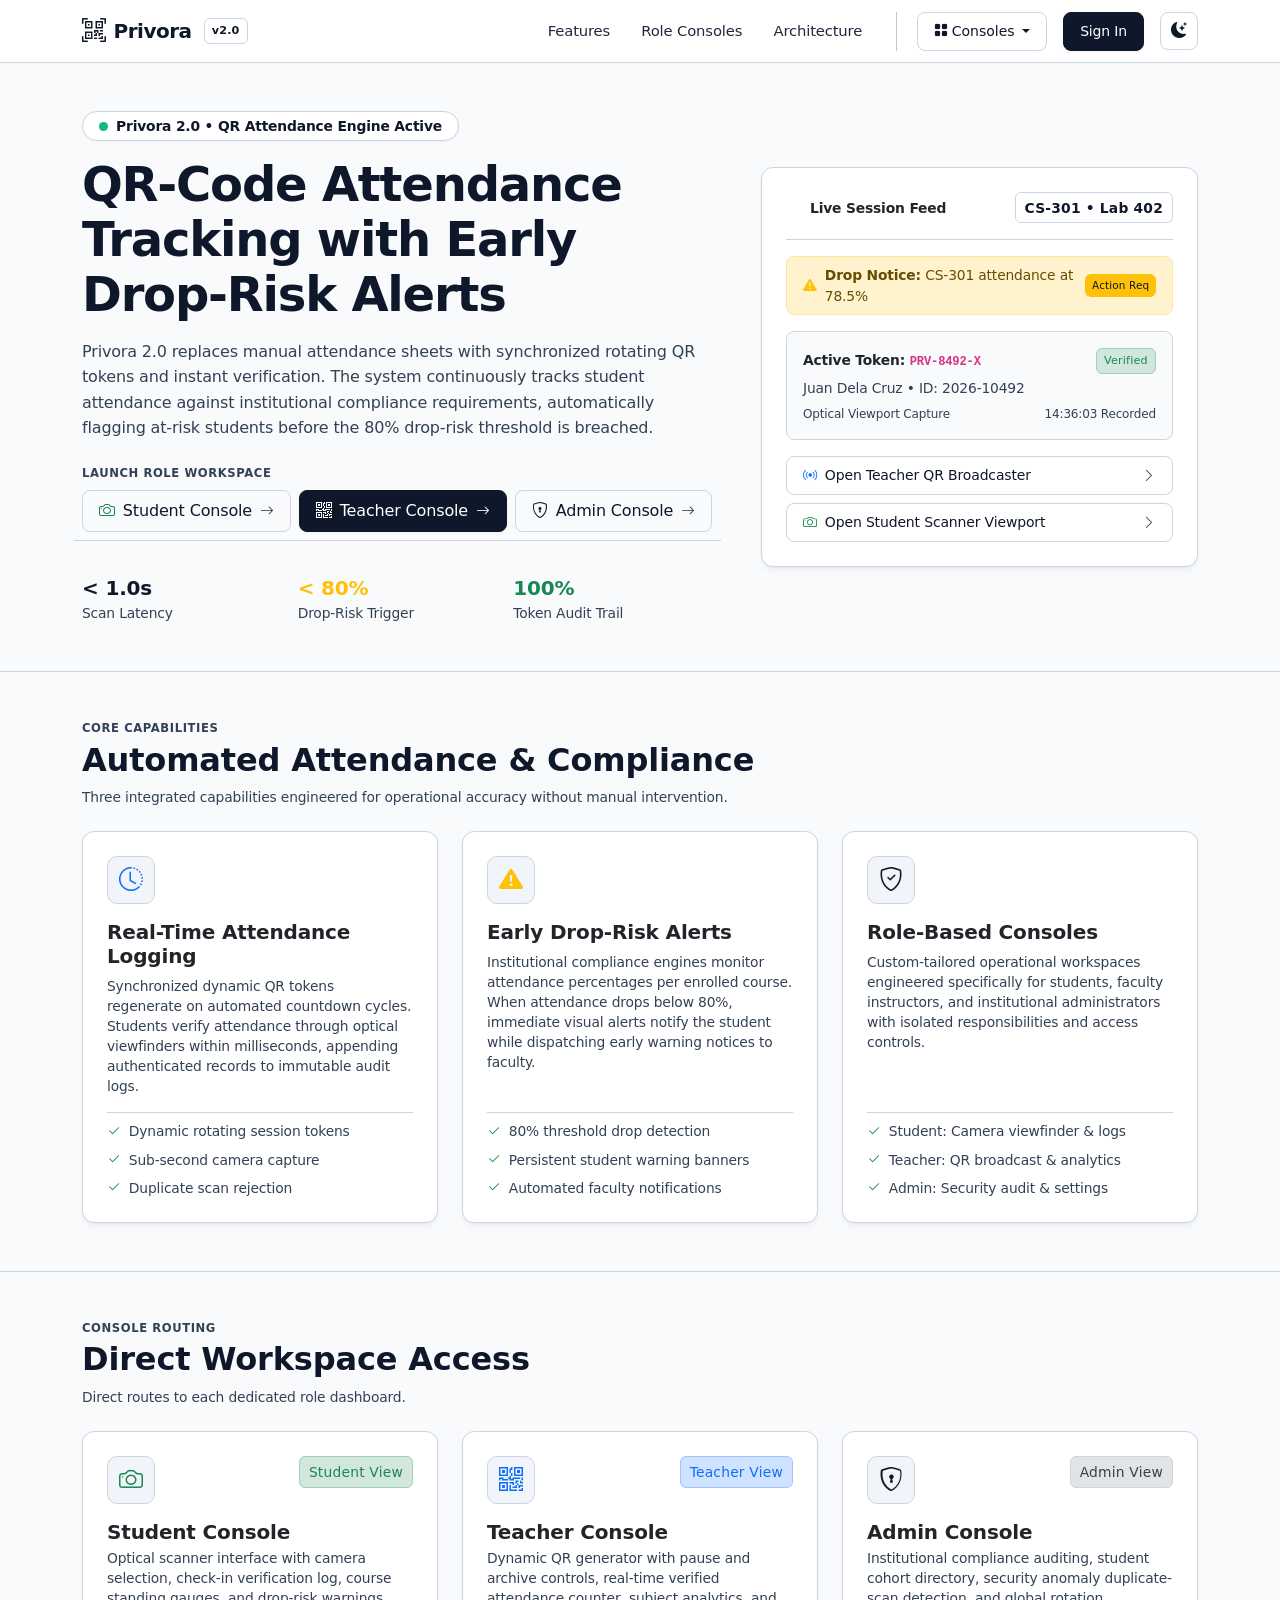
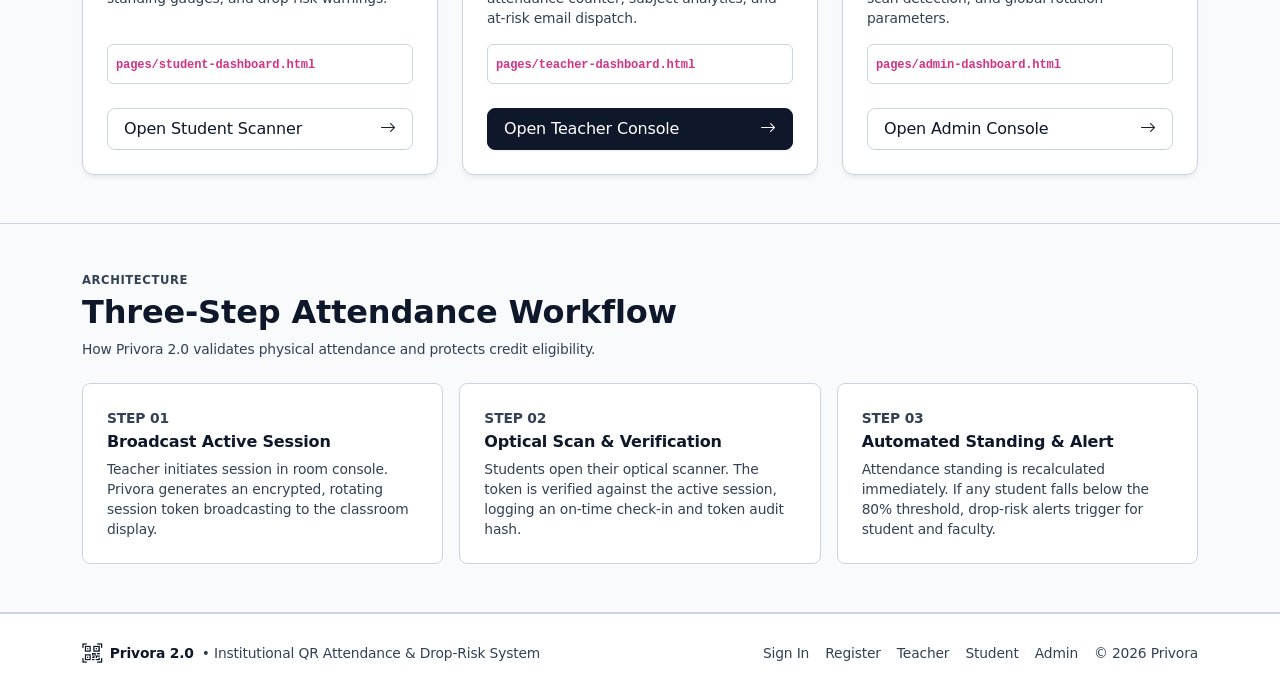
<file: index.html>
<!DOCTYPE html>
<html lang="en" data-bs-theme="light">
<head>
  <meta charset="UTF-8">
  <meta name="viewport" content="width=device-width, initial-scale=1">
  <title>Privora 2.0 | QR Attendance &amp; Early Drop-Risk Alerts</title>
  
  <!-- Early Theme Init Script -->
  <script>
    (function() {
      const savedTheme = localStorage.getItem('privora-theme') || 
        (window.matchMedia && window.matchMedia('(prefers-color-scheme: dark)').matches ? 'dark' : 'light');
      document.documentElement.setAttribute('data-bs-theme', savedTheme);
    })();
  </script>

  <link rel="icon" type="image/svg+xml" href="assets/images/favicon.svg">
  <link href="assets/css/bootstrap.min.css" rel="stylesheet">
  <link href="assets/css/bootstrap-icons.min.css" rel="stylesheet">
  <link href="assets/css/style.css" rel="stylesheet">
</head>
<body class="min-vh-100 d-flex flex-column justify-content-between">

  <!-- Top Navbar -->
  <header>
    <nav class="navbar navbar-expand-lg sticky-top px-3 px-md-4">
      <div class="container-xl d-flex justify-content-between align-items-center">
        <a href="index.html" class="navbar-brand d-flex align-items-center gap-2 text-decoration-none">
          <i class="bi bi-qr-code-scan text-brand fs-4"></i>
          <span class="fw-bold">Privora</span>
          <span class="badge bg-light border text-slate small ms-1" style="font-size: 0.7rem;">v2.0</span>
        </a>

        <!-- Desktop Navigation Items -->
        <div class="d-none d-lg-flex align-items-center gap-3">
          <ul class="navbar-nav d-flex flex-row gap-1 mb-0">
            <li class="nav-item">
              <a class="nav-link" href="#features">Features</a>
            </li>
            <li class="nav-item">
              <a class="nav-link" href="#consoles">Role Consoles</a>
            </li>
            <li class="nav-item">
              <a class="nav-link" href="#workflow">Architecture</a>
            </li>
          </ul>

          <div class="vr mx-1 opacity-25"></div>

          <!-- Quick Consoles Dropdown -->
          <div class="dropdown">
            <button class="btn btn-sm btn-outline-secondary dropdown-toggle d-flex align-items-center gap-1" type="button" data-bs-toggle="dropdown" aria-expanded="false">
              <i class="bi bi-grid-fill"></i> Consoles
            </button>
            <ul class="dropdown-menu dropdown-menu-end shadow-sm">
              <li><h6 class="dropdown-header text-uppercase small" style="font-size: 0.7rem;">Select Workspace</h6></li>
              <li><a class="dropdown-item small d-flex align-items-center gap-2" href="pages/student-dashboard.html"><i class="bi bi-camera text-success"></i> Student Console</a></li>
              <li><a class="dropdown-item small d-flex align-items-center gap-2" href="pages/teacher-dashboard.html"><i class="bi bi-qr-code text-primary"></i> Teacher Console</a></li>
              <li><a class="dropdown-item small d-flex align-items-center gap-2" href="pages/admin-dashboard.html"><i class="bi bi-shield-lock text-dark"></i> Admin Console</a></li>
              <li><hr class="dropdown-divider"></li>
              <li><a class="dropdown-item small d-flex align-items-center gap-2" href="pages/login.html"><i class="bi bi-box-arrow-in-right"></i> Account Sign In</a></li>
            </ul>
          </div>

          <a href="pages/login.html" class="btn btn-sm btn-primary">Sign In</a>

          <!-- Theme Toggle Button -->
          <button class="theme-toggle-btn" id="themeToggle" type="button" aria-label="Toggle color theme">
            <i class="bi bi-moon-stars-fill"></i>
          </button>
        </div>

        <!-- Mobile Controls (< lg) -->
        <div class="d-flex d-lg-none align-items-center gap-2">
          <button class="theme-toggle-btn" id="themeToggleMobile" type="button" aria-label="Toggle color theme">
            <i class="bi bi-moon-stars-fill"></i>
          </button>
          <button class="btn btn-outline-secondary" type="button" data-bs-toggle="offcanvas" data-bs-target="#landingMobileNav" aria-controls="landingMobileNav" aria-label="Toggle navigation">
            <i class="bi bi-list fs-5"></i>
          </button>
        </div>
      </div>
    </nav>
  </header>

  <!-- Mobile Navigation Offcanvas Drawer -->
  <div class="offcanvas offcanvas-end sidebar text-white" tabindex="-1" id="landingMobileNav" aria-labelledby="landingMobileNavLabel" style="width: 300px; max-width: 85vw;">
    <div class="offcanvas-header border-bottom border-secondary border-opacity-25">
      <div class="d-flex align-items-center gap-2" id="landingMobileNavLabel">
        <i class="bi bi-qr-code-scan text-white fs-4"></i>
        <span class="fw-bold fs-5 text-white">Privora</span>
        <span class="badge bg-light text-dark small" style="font-size: 0.7rem;">v2.0</span>
      </div>
      <button type="button" class="btn-close btn-close-white" data-bs-dismiss="offcanvas" aria-label="Close"></button>
    </div>
    <div class="offcanvas-body d-flex flex-column justify-content-between p-3">
      <div>
        <div class="sidebar-heading small text-uppercase px-2 mb-2 fw-semibold" style="letter-spacing: 0.05em; font-size: 0.725rem;">Navigation</div>
        <ul class="nav nav-pills flex-column gap-1 mb-4">
          <li class="nav-item">
            <a class="nav-link" href="#features" data-bs-dismiss="offcanvas"><i class="bi bi-lightning-charge me-2"></i>Features</a>
          </li>
          <li class="nav-item">
            <a class="nav-link" href="#consoles" data-bs-dismiss="offcanvas"><i class="bi bi-grid me-2"></i>Role Consoles</a>
          </li>
          <li class="nav-item">
            <a class="nav-link" href="#workflow" data-bs-dismiss="offcanvas"><i class="bi bi-diagram-3 me-2"></i>Architecture</a>
          </li>
        </ul>

        <div class="sidebar-heading small text-uppercase px-2 mb-2 fw-semibold" style="letter-spacing: 0.05em; font-size: 0.725rem;">Role Consoles</div>
        <ul class="nav nav-pills flex-column gap-1 mb-4">
          <li class="nav-item">
            <a href="pages/student-dashboard.html" class="nav-link"><i class="bi bi-camera me-2"></i>Student Console</a>
          </li>
          <li class="nav-item">
            <a href="pages/teacher-dashboard.html" class="nav-link"><i class="bi bi-qr-code me-2"></i>Teacher Console</a>
          </li>
          <li class="nav-item">
            <a href="pages/admin-dashboard.html" class="nav-link"><i class="bi bi-shield-lock me-2"></i>Admin Console</a>
          </li>
        </ul>
      </div>

      <div class="pt-3 border-top border-secondary border-opacity-25">
        <a href="pages/login.html" class="btn btn-primary w-100 mb-2">Sign In</a>
        <a href="pages/signup.html" class="btn btn-outline-secondary w-100">Create Account</a>
      </div>
    </div>
  </div>

  <main>
    <!-- HERO SECTION -->
    <section class="py-5 py-lg-6 border-bottom border-subtle">
      <div class="container-xl">
        <div class="row align-items-center g-4 g-lg-5">
          <div class="col-lg-7">
            <!-- System Status Indicator -->
            <div class="status-badge d-inline-flex align-items-center gap-2 px-3 py-1 mb-3 rounded-pill border">
              <span class="pulse-indicator"></span>
              <span class="small fw-semibold text-slate">Privora 2.0 &bull; QR Attendance Engine Active</span>
            </div>

            <h1 class="display-5 fw-bold mb-3" style="line-height: 1.15; letter-spacing: -0.025em;">
              QR-Code Attendance Tracking with Early Drop-Risk Alerts
            </h1>

            <p class="lead text-slate mb-4 fs-6" style="max-width: 620px; line-height: 1.6;">
              Privora 2.0 replaces manual attendance sheets with synchronized rotating QR tokens and instant verification. The system continuously tracks student attendance against institutional compliance requirements, automatically flagging at-risk students before the 80% drop-risk threshold is breached.
            </p>

            <!-- Direct Launch Links to Dashboards -->
            <div class="mb-4">
              <div class="small text-uppercase text-slate fw-semibold mb-2" style="font-size: 0.725rem; letter-spacing: 0.05em;">Launch Role Workspace</div>
              <div class="d-flex flex-wrap gap-2">
                <a href="pages/student-dashboard.html" class="btn btn-outline-secondary d-inline-flex align-items-center gap-2">
                  <i class="bi bi-camera text-success"></i>
                  <span>Student Console</span>
                  <i class="bi bi-arrow-right small text-slate"></i>
                </a>
                <a href="pages/teacher-dashboard.html" class="btn btn-primary d-inline-flex align-items-center gap-2">
                  <i class="bi bi-qr-code"></i>
                  <span>Teacher Console</span>
                  <i class="bi bi-arrow-right small"></i>
                </a>
                <a href="pages/admin-dashboard.html" class="btn btn-outline-secondary d-inline-flex align-items-center gap-2">
                  <i class="bi bi-shield-lock text-brand"></i>
                  <span>Admin Console</span>
                  <i class="bi bi-arrow-right small text-slate"></i>
                </a>
              </div>
            </div>

            <!-- Key System Performance Metrics -->
            <div class="row g-3 pt-3 border-top border-subtle">
              <div class="col-4">
                <div class="fw-bold fs-5 text-dark">&lt; 1.0s</div>
                <div class="small text-slate">Scan Latency</div>
              </div>
              <div class="col-4">
                <div class="fw-bold fs-5 text-warning">&lt; 80%</div>
                <div class="small text-slate">Drop-Risk Trigger</div>
              </div>
              <div class="col-4">
                <div class="fw-bold fs-5 text-success">100%</div>
                <div class="small text-slate">Token Audit Trail</div>
              </div>
            </div>
          </div>

          <!-- Hero Visual: Real-time Feed Simulation -->
          <div class="col-lg-5">
            <div class="card p-4 shadow-sm border-subtle">
              <div class="d-flex justify-content-between align-items-center pb-3 mb-3 border-bottom border-subtle">
                <div class="d-flex align-items-center gap-2">
                  <span class="spinner-grow spinner-grow-sm text-success" role="status"></span>
                  <span class="fw-semibold small">Live Session Feed</span>
                </div>
                <span class="badge bg-light border text-slate small">CS-301 &bull; Lab 402</span>
              </div>

              <!-- Drop-Risk Warning Banner Preview -->
              <div class="alert alert-warning py-2 px-3 mb-3 d-flex align-items-center justify-content-between" style="border-radius: 8px;">
                <div class="d-flex align-items-center gap-2 small">
                  <i class="bi bi-exclamation-triangle-fill text-warning"></i>
                  <span><strong>Drop Notice:</strong> CS-301 attendance at 78.5%</span>
                </div>
                <span class="badge bg-warning text-dark small" style="font-size: 0.65rem;">Action Req</span>
              </div>

              <!-- Live Scan Verified Preview -->
              <div class="p-3 rounded-3 mb-3" style="background: var(--surface); border: 1px solid var(--border-subtle);">
                <div class="d-flex justify-content-between align-items-center mb-1">
                  <span class="small fw-bold">Active Token: <code>PRV-8492-X</code></span>
                  <span class="badge bg-success-subtle text-success border border-success-subtle small" style="font-size: 0.7rem;">Verified</span>
                </div>
                <div class="small text-slate">Juan Dela Cruz &bull; ID: 2026-10492</div>
                <div class="d-flex justify-content-between align-items-center mt-2 small text-muted" style="font-size: 0.75rem;">
                  <span>Optical Viewport Capture</span>
                  <span>14:36:03 Recorded</span>
                </div>
              </div>

              <!-- Quick Launch Links -->
              <div class="d-grid gap-2">
                <a href="pages/teacher-dashboard.html" class="btn btn-sm btn-outline-secondary d-flex justify-content-between align-items-center">
                  <span><i class="bi bi-broadcast text-primary me-2"></i>Open Teacher QR Broadcaster</span>
                  <i class="bi bi-chevron-right small text-slate"></i>
                </a>
                <a href="pages/student-dashboard.html" class="btn btn-sm btn-outline-secondary d-flex justify-content-between align-items-center">
                  <span><i class="bi bi-camera text-success me-2"></i>Open Student Scanner Viewport</span>
                  <i class="bi bi-chevron-right small text-slate"></i>
                </a>
              </div>
            </div>
          </div>
        </div>
      </div>
    </section>

    <!-- CORE FEATURES SECTION -->
    <section id="features" class="py-5 border-bottom border-subtle">
      <div class="container-xl">
        <div class="row mb-4">
          <div class="col-lg-8">
            <div class="text-uppercase small text-slate fw-semibold mb-1" style="font-size: 0.725rem; letter-spacing: 0.05em;">Core Capabilities</div>
            <h2 class="fw-bold mb-2">Automated Attendance &amp; Compliance</h2>
            <p class="text-slate small mb-0">Three integrated capabilities engineered for operational accuracy without manual intervention.</p>
          </div>
        </div>

        <div class="row g-4">
          <!-- Feature 1: Real-Time Attendance Logging -->
          <div class="col-md-4">
            <div class="card h-100 p-4 card-hover">
              <div class="stat-icon-wrapper mb-3 text-primary">
                <i class="bi bi-clock-history fs-4"></i>
              </div>
              <h5 class="fw-bold mb-2">Real-Time Attendance Logging</h5>
              <p class="small text-slate mb-3">
                Synchronized dynamic QR tokens regenerate on automated countdown cycles. Students verify attendance through optical viewfinders within milliseconds, appending authenticated records to immutable audit logs.
              </p>
              <ul class="list-unstyled small text-slate d-flex flex-column gap-2 mt-auto pt-2 border-top border-subtle mb-0">
                <li class="d-flex align-items-center gap-2">
                  <i class="bi bi-check2 text-success"></i> Dynamic rotating session tokens
                </li>
                <li class="d-flex align-items-center gap-2">
                  <i class="bi bi-check2 text-success"></i> Sub-second camera capture
                </li>
                <li class="d-flex align-items-center gap-2">
                  <i class="bi bi-check2 text-success"></i> Duplicate scan rejection
                </li>
              </ul>
            </div>
          </div>

          <!-- Feature 2: Drop-Risk Alerts -->
          <div class="col-md-4">
            <div class="card h-100 p-4 card-hover">
              <div class="stat-icon-wrapper mb-3 text-warning">
                <i class="bi bi-exclamation-triangle-fill fs-4"></i>
              </div>
              <h5 class="fw-bold mb-2">Early Drop-Risk Alerts</h5>
              <p class="small text-slate mb-3">
                Institutional compliance engines monitor attendance percentages per enrolled course. When attendance drops below 80%, immediate visual alerts notify the student while dispatching early warning notices to faculty.
              </p>
              <ul class="list-unstyled small text-slate d-flex flex-column gap-2 mt-auto pt-2 border-top border-subtle mb-0">
                <li class="d-flex align-items-center gap-2">
                  <i class="bi bi-check2 text-success"></i> 80% threshold drop detection
                </li>
                <li class="d-flex align-items-center gap-2">
                  <i class="bi bi-check2 text-success"></i> Persistent student warning banners
                </li>
                <li class="d-flex align-items-center gap-2">
                  <i class="bi bi-check2 text-success"></i> Automated faculty notifications
                </li>
              </ul>
            </div>
          </div>

          <!-- Feature 3: Role-Based Dashboards -->
          <div class="col-md-4">
            <div class="card h-100 p-4 card-hover">
              <div class="stat-icon-wrapper mb-3 text-brand">
                <i class="bi bi-shield-check fs-4"></i>
              </div>
              <h5 class="fw-bold mb-2">Role-Based Consoles</h5>
              <p class="small text-slate mb-3">
                Custom-tailored operational workspaces engineered specifically for students, faculty instructors, and institutional administrators with isolated responsibilities and access controls.
              </p>
              <ul class="list-unstyled small text-slate d-flex flex-column gap-2 mt-auto pt-2 border-top border-subtle mb-0">
                <li class="d-flex align-items-center gap-2">
                  <i class="bi bi-check2 text-success"></i> Student: Camera viewfinder &amp; logs
                </li>
                <li class="d-flex align-items-center gap-2">
                  <i class="bi bi-check2 text-success"></i> Teacher: QR broadcast &amp; analytics
                </li>
                <li class="d-flex align-items-center gap-2">
                  <i class="bi bi-check2 text-success"></i> Admin: Security audit &amp; settings
                </li>
              </ul>
            </div>
          </div>
        </div>
      </div>
    </section>

    <!-- ROLE CONSOLES ROUTING SECTION -->
    <section id="consoles" class="py-5 border-bottom border-subtle">
      <div class="container-xl">
        <div class="row mb-4">
          <div class="col-lg-8">
            <div class="text-uppercase small text-slate fw-semibold mb-1" style="font-size: 0.725rem; letter-spacing: 0.05em;">Console Routing</div>
            <h2 class="fw-bold mb-2">Direct Workspace Access</h2>
            <p class="text-slate small mb-0">Direct routes to each dedicated role dashboard.</p>
          </div>
        </div>

        <div class="row g-4">
          <!-- Student Console Card -->
          <div class="col-lg-4 col-md-6">
            <div class="card h-100 p-4 card-hover d-flex flex-column">
              <div class="d-flex justify-content-between align-items-start mb-3">
                <div class="stat-icon-wrapper text-success">
                  <i class="bi bi-camera fs-4"></i>
                </div>
                <span class="badge bg-success-subtle text-success border border-success-subtle small">Student View</span>
              </div>
              <h5 class="fw-bold mb-1">Student Console</h5>
              <p class="small text-slate mb-3">
                Optical scanner interface with camera selection, check-in verification log, course standing gauges, and drop-risk warnings.
              </p>
              <div class="p-2 rounded bg-light border small text-slate mb-4 mt-auto">
                <code>pages/student-dashboard.html</code>
              </div>
              <a href="pages/student-dashboard.html" class="btn btn-outline-secondary w-100 d-flex justify-content-between align-items-center">
                <span>Open Student Scanner</span>
                <i class="bi bi-arrow-right"></i>
              </a>
            </div>
          </div>

          <!-- Teacher Console Card -->
          <div class="col-lg-4 col-md-6">
            <div class="card h-100 p-4 card-hover d-flex flex-column">
              <div class="d-flex justify-content-between align-items-start mb-3">
                <div class="stat-icon-wrapper text-primary">
                  <i class="bi bi-qr-code fs-4"></i>
                </div>
                <span class="badge bg-primary-subtle text-primary border border-primary-subtle small">Teacher View</span>
              </div>
              <h5 class="fw-bold mb-1">Teacher Console</h5>
              <p class="small text-slate mb-3">
                Dynamic QR generator with pause and archive controls, real-time verified attendance counter, subject analytics, and at-risk email dispatch.
              </p>
              <div class="p-2 rounded bg-light border small text-slate mb-4 mt-auto">
                <code>pages/teacher-dashboard.html</code>
              </div>
              <a href="pages/teacher-dashboard.html" class="btn btn-primary w-100 d-flex justify-content-between align-items-center">
                <span>Open Teacher Console</span>
                <i class="bi bi-arrow-right"></i>
              </a>
            </div>
          </div>

          <!-- Admin Console Card -->
          <div class="col-lg-4 col-md-6">
            <div class="card h-100 p-4 card-hover d-flex flex-column">
              <div class="d-flex justify-content-between align-items-start mb-3">
                <div class="stat-icon-wrapper text-dark">
                  <i class="bi bi-shield-lock fs-4"></i>
                </div>
                <span class="badge bg-secondary-subtle text-slate border border-subtle small">Admin View</span>
              </div>
              <h5 class="fw-bold mb-1">Admin Console</h5>
              <p class="small text-slate mb-3">
                Institutional compliance auditing, student cohort directory, security anomaly duplicate-scan detection, and global rotation parameters.
              </p>
              <div class="p-2 rounded bg-light border small text-slate mb-4 mt-auto">
                <code>pages/admin-dashboard.html</code>
              </div>
              <a href="pages/admin-dashboard.html" class="btn btn-outline-secondary w-100 d-flex justify-content-between align-items-center">
                <span>Open Admin Console</span>
                <i class="bi bi-arrow-right"></i>
              </a>
            </div>
          </div>
        </div>
      </div>
    </section>

    <!-- ARCHITECTURE / HOW IT WORKS SECTION -->
    <section id="workflow" class="py-5 border-bottom border-subtle">
      <div class="container-xl">
        <div class="row mb-4">
          <div class="col-lg-8">
            <div class="text-uppercase small text-slate fw-semibold mb-1" style="font-size: 0.725rem; letter-spacing: 0.05em;">Architecture</div>
            <h2 class="fw-bold mb-2">Three-Step Attendance Workflow</h2>
            <p class="text-slate small mb-0">How Privora 2.0 validates physical attendance and protects credit eligibility.</p>
          </div>
        </div>

        <div class="row g-3">
          <div class="col-md-4">
            <div class="p-4 rounded-3 border h-100" style="background-color: var(--surface-card); border-color: var(--border-subtle) !important;">
              <div class="text-slate small fw-bold mb-1">STEP 01</div>
              <h6 class="fw-bold mb-2">Broadcast Active Session</h6>
              <p class="small text-slate mb-0">Teacher initiates session in room console. Privora generates an encrypted, rotating session token broadcasting to the classroom display.</p>
            </div>
          </div>
          <div class="col-md-4">
            <div class="p-4 rounded-3 border h-100" style="background-color: var(--surface-card); border-color: var(--border-subtle) !important;">
              <div class="text-slate small fw-bold mb-1">STEP 02</div>
              <h6 class="fw-bold mb-2">Optical Scan &amp; Verification</h6>
              <p class="small text-slate mb-0">Students open their optical scanner. The token is verified against the active session, logging an on-time check-in and token audit hash.</p>
            </div>
          </div>
          <div class="col-md-4">
            <div class="p-4 rounded-3 border h-100" style="background-color: var(--surface-card); border-color: var(--border-subtle) !important;">
              <div class="text-slate small fw-bold mb-1">STEP 03</div>
              <h6 class="fw-bold mb-2">Automated Standing &amp; Alert</h6>
              <p class="small text-slate mb-0">Attendance standing is recalculated immediately. If any student falls below the 80% threshold, drop-risk alerts trigger for student and faculty.</p>
            </div>
          </div>
        </div>
      </div>
    </section>
  </main>

  <!-- Clean Minimalist Footer -->
  <footer class="py-4 border-top border-subtle" style="background-color: var(--navbar-bg);">
    <div class="container-xl d-flex flex-column flex-md-row justify-content-between align-items-center gap-3">
      <div class="d-flex align-items-center gap-2">
        <i class="bi bi-qr-code-scan text-brand fs-5"></i>
        <span class="fw-bold small">Privora 2.0</span>
        <span class="text-slate small">&bull; Institutional QR Attendance &amp; Drop-Risk System</span>
      </div>
      <div class="d-flex align-items-center gap-3 small text-slate">
        <a href="pages/login.html" class="text-decoration-none text-slate">Sign In</a>
        <a href="pages/signup.html" class="text-decoration-none text-slate">Register</a>
        <a href="pages/teacher-dashboard.html" class="text-decoration-none text-slate">Teacher</a>
        <a href="pages/student-dashboard.html" class="text-decoration-none text-slate">Student</a>
        <a href="pages/admin-dashboard.html" class="text-decoration-none text-slate">Admin</a>
        <span>&copy; 2026 Privora</span>
      </div>
    </div>
  </footer>

  <script src="assets/js/bootstrap.bundle.min.js"></script>
  <script>
    (function() {
      // Unified Theme Switcher for Desktop & Mobile Toggle Buttons
      const toggleBtns = [
        document.getElementById('themeToggle'),
        document.getElementById('themeToggleMobile')
      ].filter(Boolean);

      function updateThemeIcon(theme) {
        const icon = theme === 'dark' 
          ? '<i class="bi bi-sun-fill text-warning"></i>' 
          : '<i class="bi bi-moon-stars-fill"></i>';
        toggleBtns.forEach(btn => {
          btn.innerHTML = icon;
        });
      }

      updateThemeIcon(document.documentElement.getAttribute('data-bs-theme') || 'light');

      toggleBtns.forEach(btn => {
        btn.addEventListener('click', function() {
          const current = document.documentElement.getAttribute('data-bs-theme');
          const next = current === 'dark' ? 'light' : 'dark';
          document.documentElement.setAttribute('data-bs-theme', next);
          localStorage.setItem('privora-theme', next);
          updateThemeIcon(next);
        });
      });
    })();
  </script>
</body>
</html>
</file>
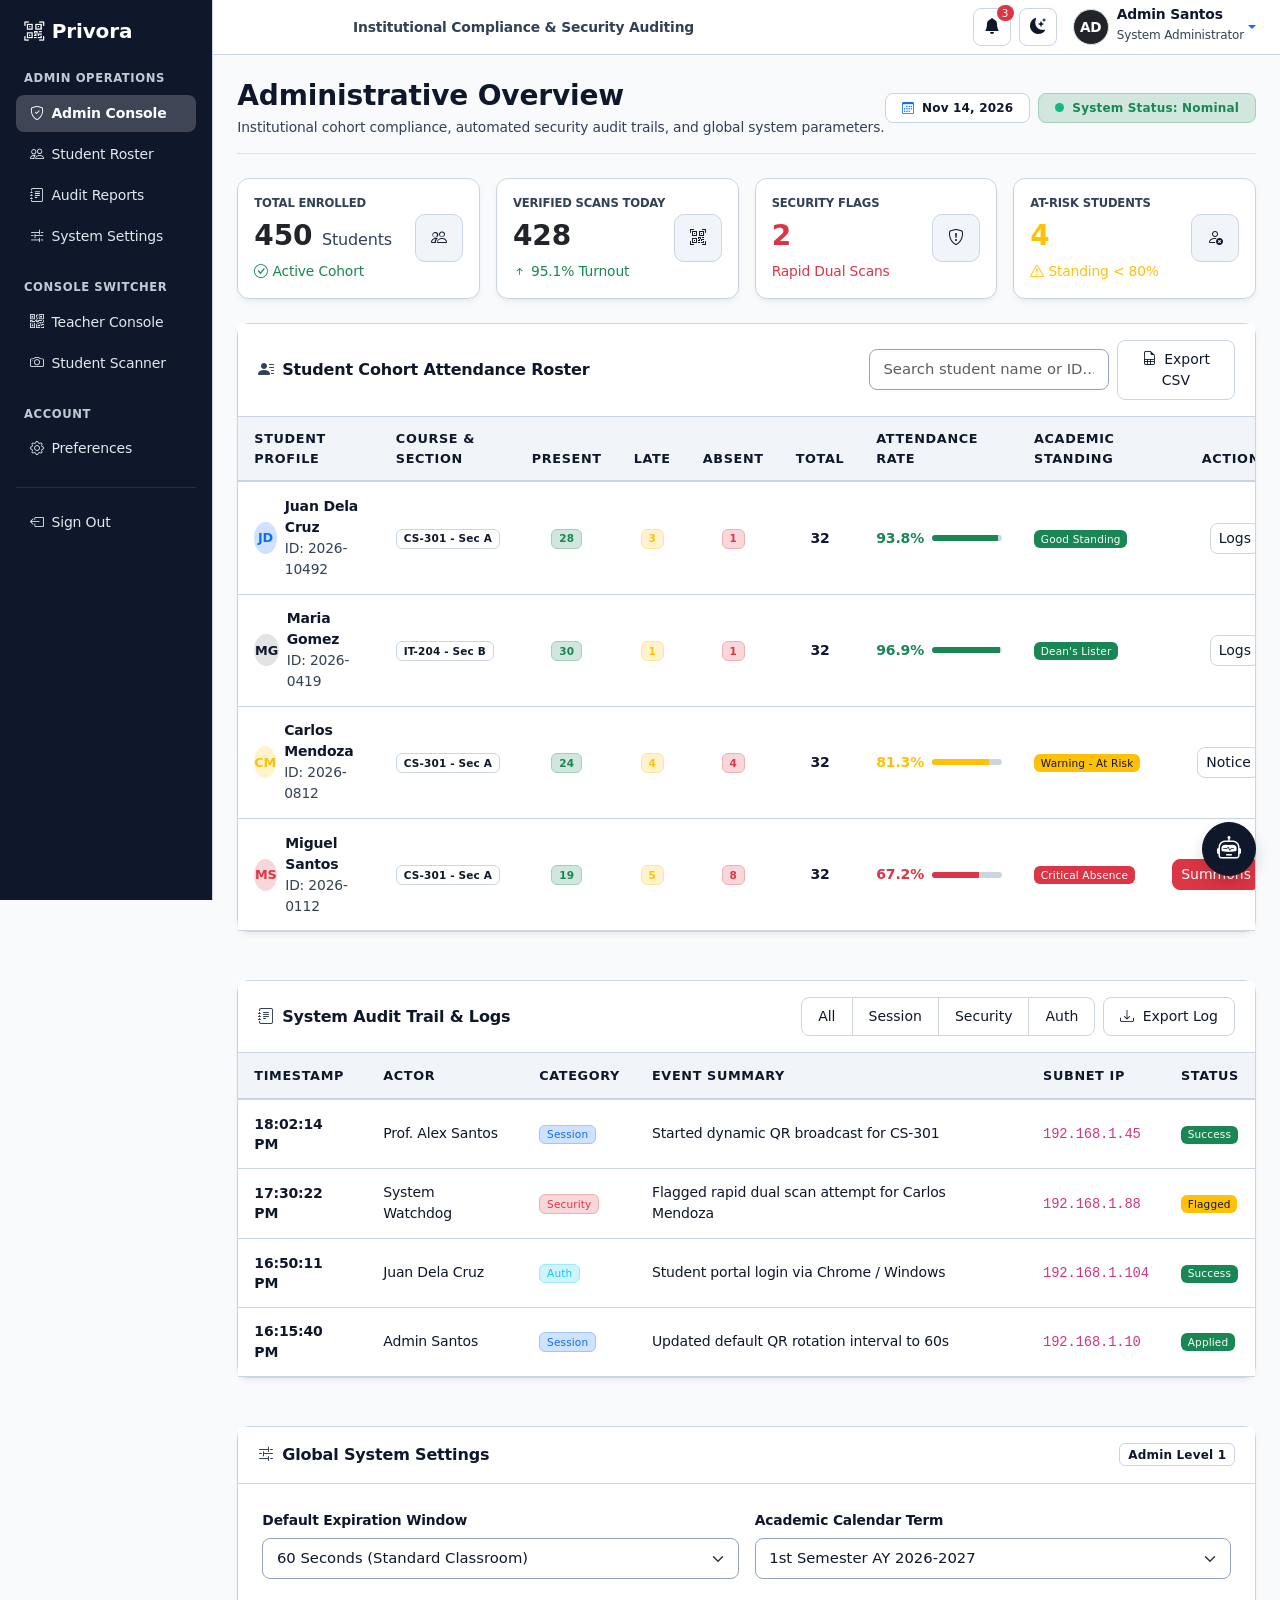
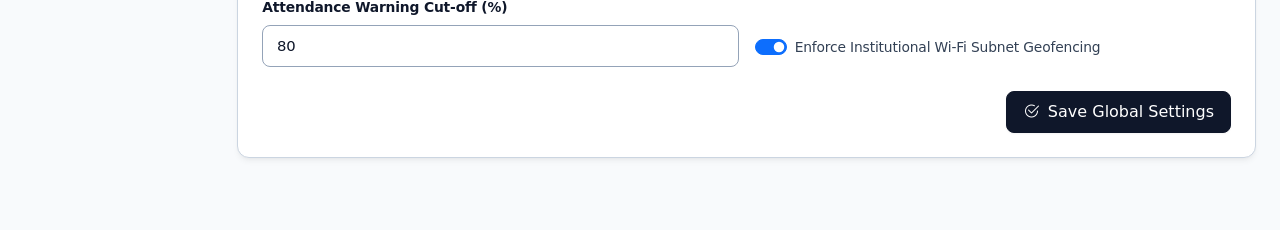
<file: pages/admin-dashboard.html>
<!DOCTYPE html>
<html lang="en" data-bs-theme="light">
<head>
  <meta charset="UTF-8">
  <meta name="viewport" content="width=device-width, initial-scale=1">
  <title>Privora | Admin Console</title>

  <!-- Early Theme Init Script -->
  <script>
    (function() {
      const savedTheme = localStorage.getItem('privora-theme') || 
        (window.matchMedia && window.matchMedia('(prefers-color-scheme: dark)').matches ? 'dark' : 'light');
      document.documentElement.setAttribute('data-bs-theme', savedTheme);
    })();
  </script>

  <link rel="icon" type="image/svg+xml" href="../assets/images/favicon.svg">
  <link href="../assets/css/bootstrap.min.css" rel="stylesheet">
  <link href="../assets/css/bootstrap-icons.min.css" rel="stylesheet">
  <link href="../assets/css/style.css" rel="stylesheet">
</head>
<body>
  <div class="container-fluid">
    <div class="row">

      <!-- SIDEBAR -->
      <aside class="col-lg-2 d-none d-lg-block sidebar p-3 position-sticky top-0" style="height: 100vh; overflow-y: auto;">
        <a href="../index.html" class="text-white text-decoration-none fw-bold fs-5 d-flex align-items-center gap-2 mb-4 px-2">
          <i class="bi bi-qr-code-scan"></i>
          <span>Privora</span>
        </a>

        <div class="sidebar-heading small text-uppercase px-2 mb-2 fw-semibold" style="letter-spacing: 0.05em; font-size: 0.725rem;">Admin Operations</div>
        <ul class="nav nav-pills flex-column gap-1 mb-4">
          <li class="nav-item">
            <a href="admin-dashboard.html" class="nav-link active"><i class="bi bi-shield-check me-2"></i>Admin Console</a>
          </li>
          <li class="nav-item">
            <a href="#roster-section" class="nav-link"><i class="bi bi-people me-2"></i>Student Roster</a>
          </li>
          <li class="nav-item">
            <a href="#audit-section" class="nav-link"><i class="bi bi-journal-text me-2"></i>Audit Reports</a>
          </li>
          <li class="nav-item">
            <a href="#settings-section" class="nav-link"><i class="bi bi-sliders2 me-2"></i>System Settings</a>
          </li>
        </ul>

        <div class="sidebar-heading small text-uppercase px-2 mb-2 fw-semibold" style="letter-spacing: 0.05em; font-size: 0.725rem;">Console Switcher</div>
        <ul class="nav nav-pills flex-column gap-1 mb-4">
          <li class="nav-item">
            <a href="teacher-dashboard.html" class="nav-link"><i class="bi bi-qr-code me-2"></i>Teacher Console</a>
          </li>
          <li class="nav-item">
            <a href="student-dashboard.html" class="nav-link"><i class="bi bi-camera me-2"></i>Student Scanner</a>
          </li>
        </ul>

        <div class="sidebar-heading small text-uppercase px-2 mb-2 fw-semibold" style="letter-spacing: 0.05em; font-size: 0.725rem;">Account</div>
        <ul class="nav nav-pills flex-column gap-1">
          <li class="nav-item">
            <a href="#adminProfileModal" data-bs-toggle="modal" class="nav-link"><i class="bi bi-gear me-2"></i>Preferences</a>
          </li>
          <li class="nav-item mt-3 pt-3 border-top border-secondary border-opacity-25">
            <a href="../index.html" class="nav-link text-danger text-opacity-75"><i class="bi bi-box-arrow-left me-2"></i>Sign Out</a>
          </li>
        </ul>
      </aside>

      <!-- MAIN CONTENT -->
      <main class="col-lg-10 p-0">
        <!-- Top Navbar -->
        <nav class="navbar px-3 px-md-4 sticky-top">
          <button class="btn btn-outline-secondary d-lg-none" type="button" data-bs-toggle="offcanvas" data-bs-target="#mobileMenu" aria-controls="mobileMenu" aria-label="Toggle navigation">
            <i class="bi bi-list"></i>
          </button>
          
          <div class="d-none d-sm-flex align-items-center gap-2">
            <span class="badge bg-brand">Admin Console</span>
            <span class="text-slate small fw-semibold">Institutional Compliance &amp; Security Auditing</span>
          </div>

          <!-- Right Navbar Tools -->
          <div class="d-flex align-items-center gap-2 ms-auto">
            
            <!-- Notification Bell Dropdown -->
            <div class="dropdown">
              <button class="notification-btn dropdown-toggle" type="button" data-bs-toggle="dropdown" aria-expanded="false" id="adminNotifBtn">
                <i class="bi bi-bell-fill"></i>
                <span class="badge bg-danger notification-badge" id="adminNotifBadge">3</span>
              </button>
              <div class="dropdown-menu dropdown-menu-end notification-menu p-0">
                <div class="p-3 border-bottom d-flex justify-content-between align-items-center">
                  <h6 class="mb-0 fw-bold">System Alerts</h6>
                  <button class="btn btn-link btn-sm text-decoration-none p-0 text-primary" onclick="markAllNotificationsRead('admin')">Mark all read</button>
                </div>
                <div id="adminNotifList">
                  <div class="notification-item unread" id="notif-a-1">
                    <div class="d-flex align-items-start gap-2">
                      <i class="bi bi-shield-exclamation text-danger mt-1"></i>
                      <div class="flex-grow-1">
                        <div class="small fw-semibold">Security Anomaly</div>
                        <div class="small text-slate">Rapid dual scan attempt flagged from subnet 192.168.1.88.</div>
                        <div class="small text-muted" style="font-size: 0.7rem;">15m ago</div>
                      </div>
                    </div>
                  </div>
                  <div class="notification-item unread" id="notif-a-2">
                    <div class="d-flex align-items-start gap-2">
                      <i class="bi bi-gear text-primary mt-1"></i>
                      <div class="flex-grow-1">
                        <div class="small fw-semibold">Config Updated</div>
                        <div class="small text-slate">Global QR code rotation interval updated to 60s.</div>
                        <div class="small text-muted" style="font-size: 0.7rem;">1h ago</div>
                      </div>
                    </div>
                  </div>
                  <div class="notification-item unread" id="notif-a-3">
                    <div class="d-flex align-items-start gap-2">
                      <i class="bi bi-calendar-check text-success mt-1"></i>
                      <div class="flex-grow-1">
                        <div class="small fw-semibold">Term Synchronized</div>
                        <div class="small text-slate">Academic calendar 1st Sem AY 2026-2027 active.</div>
                        <div class="small text-muted" style="font-size: 0.7rem;">Yesterday</div>
                      </div>
                    </div>
                  </div>
                </div>
                <div class="p-2 border-top text-center">
                  <button class="btn btn-sm btn-link text-decoration-none text-slate" onclick="clearNotifications('admin')">Clear All</button>
                </div>
              </div>
            </div>

            <!-- Light / Dark Mode Toggle Button -->
            <button class="theme-toggle-btn" id="themeToggle" type="button" aria-label="Toggle color theme">
              <i class="bi bi-moon-stars-fill"></i>
            </button>

            <!-- User Profile Dropdown -->
            <div class="dropdown">
              <a href="#" class="d-flex align-items-center text-decoration-none dropdown-toggle ms-2" data-bs-toggle="dropdown">
                <div class="rounded-circle bg-dark text-white fw-bold d-flex align-items-center justify-content-center me-2 border" style="width: 36px; height: 36px; font-size: 0.85rem;">AD</div>
                <div class="d-none d-md-block text-start">
                  <span class="d-block fw-semibold lh-1 small text-dark" id="navAdminName">Admin Santos</span>
                  <span class="text-slate lh-1" style="font-size: 0.75rem;">System Administrator</span>
                </div>
              </a>
              <ul class="dropdown-menu dropdown-menu-end shadow-sm">
                <li><a class="dropdown-item small" href="#adminProfileModal" data-bs-toggle="modal"><i class="bi bi-person me-2"></i>My Profile</a></li>
                <li><a class="dropdown-item small" href="teacher-dashboard.html"><i class="bi bi-qr-code me-2"></i>Teacher Console</a></li>
                <li><a class="dropdown-item small" href="student-dashboard.html"><i class="bi bi-camera me-2"></i>Student Scanner</a></li>
                <li><hr class="dropdown-divider"></li>
                <li><a class="dropdown-item small text-danger" href="../index.html"><i class="bi bi-box-arrow-left me-2"></i>Sign Out</a></li>
              </ul>
            </div>

          </div>
        </nav>

        <div class="p-3 p-md-4">

          <!-- Page Header -->
          <div class="d-flex flex-column flex-md-row justify-content-between align-items-md-center pb-3 mb-4 border-bottom">
            <div>
              <h3 class="fw-bold mb-1">Administrative Overview</h3>
              <p class="text-slate small mb-0">Institutional cohort compliance, automated security audit trails, and global system parameters.</p>
            </div>
            <div class="mt-3 mt-md-0 d-flex flex-wrap gap-2">
              <span class="badge bg-light border d-flex align-items-center px-3 py-2 rounded-3 fw-semibold">
                <i class="bi bi-calendar3 me-2 text-primary"></i> Nov 14, 2026
              </span>
              <span class="badge bg-success-subtle text-success border border-success-subtle d-flex align-items-center px-3 py-2 rounded-3 fw-semibold">
                <span class="pulse-indicator me-2"></span> System Status: Nominal
              </span>
            </div>
          </div>

          <!-- STAT CARDS -->
          <div class="row g-3 mb-4">
            <div class="col-sm-6 col-xl-3">
              <div class="card h-100">
                <div class="card-body d-flex justify-content-between align-items-center p-3">
                  <div>
                    <div class="text-slate small fw-semibold text-uppercase" style="font-size: 0.725rem;">Total Enrolled</div>
                    <div class="fs-3 fw-bold mt-1">450 <span class="fs-6 fw-normal text-slate">Students</span></div>
                    <div class="small text-success mt-1"><i class="bi bi-check-circle"></i> Active Cohort</div>
                  </div>
                  <div class="stat-icon-wrapper"><i class="bi bi-people"></i></div>
                </div>
              </div>
            </div>
            <div class="col-sm-6 col-xl-3">
              <div class="card h-100">
                <div class="card-body d-flex justify-content-between align-items-center p-3">
                  <div>
                    <div class="text-slate small fw-semibold text-uppercase" style="font-size: 0.725rem;">Verified Scans Today</div>
                    <div class="fs-3 fw-bold mt-1">428</div>
                    <div class="small text-success mt-1"><i class="bi bi-arrow-up-short"></i> 95.1% Turnout</div>
                  </div>
                  <div class="stat-icon-wrapper"><i class="bi bi-qr-code-scan"></i></div>
                </div>
              </div>
            </div>
            <div class="col-sm-6 col-xl-3">
              <div class="card h-100">
                <div class="card-body d-flex justify-content-between align-items-center p-3">
                  <div>
                    <div class="text-slate small fw-semibold text-uppercase" style="font-size: 0.725rem;">Security Flags</div>
                    <div class="fs-3 fw-bold text-danger mt-1">2</div>
                    <div class="small text-danger mt-1"><i class="bi bi-shield-alert"></i> Rapid Dual Scans</div>
                  </div>
                  <div class="stat-icon-wrapper"><i class="bi bi-shield-exclamation"></i></div>
                </div>
              </div>
            </div>
            <div class="col-sm-6 col-xl-3">
              <div class="card h-100">
                <div class="card-body d-flex justify-content-between align-items-center p-3">
                  <div>
                    <div class="text-slate small fw-semibold text-uppercase" style="font-size: 0.725rem;">At-Risk Students</div>
                    <div class="fs-3 fw-bold text-warning mt-1">4</div>
                    <div class="small text-warning mt-1"><i class="bi bi-exclamation-triangle"></i> Standing &lt; 80%</div>
                  </div>
                  <div class="stat-icon-wrapper"><i class="bi bi-person-x"></i></div>
                </div>
              </div>
            </div>
          </div>

          <!-- STUDENT COHORT MANAGEMENT & ATTENDANCE ROSTER -->
          <section id="roster-section" class="mb-5">
            <div class="card">
              <div class="card-header d-flex flex-wrap justify-content-between align-items-center gap-2">
                <div class="d-flex align-items-center gap-2">
                  <i class="bi bi-person-lines-fill text-slate"></i>
                  <span>Student Cohort Attendance Roster</span>
                </div>
                <div class="d-flex align-items-center gap-2">
                  <input type="text" class="form-control form-control-sm" id="rosterSearch" placeholder="Search student name or ID..." style="max-width: 240px;" onkeyup="filterAdminRoster()">
                  <button class="btn btn-sm btn-outline-primary" onclick="exportAdminRosterCSV()">
                    <i class="bi bi-file-earmark-spreadsheet me-1"></i> Export CSV
                  </button>
                </div>
              </div>
              <div class="table-responsive">
                <table class="table table-hover align-middle mb-0" id="adminRosterTable">
                  <thead>
                    <tr>
                      <th>Student Profile</th>
                      <th>Course &amp; Section</th>
                      <th class="text-center">Present</th>
                      <th class="text-center">Late</th>
                      <th class="text-center">Absent</th>
                      <th class="text-center">Total</th>
                      <th>Attendance Rate</th>
                      <th>Academic Standing</th>
                      <th class="text-end">Action</th>
                    </tr>
                  </thead>
                  <tbody>
                    <tr>
                      <td>
                        <div class="d-flex align-items-center gap-2">
                          <div class="rounded-circle bg-primary-subtle text-primary fw-bold d-flex align-items-center justify-content-center" style="width: 32px; height: 32px; font-size: 0.8rem;">JD</div>
                          <div>
                            <div class="fw-semibold text-dark">Juan Dela Cruz</div>
                            <small class="text-slate">ID: 2026-10492</small>
                          </div>
                        </div>
                      </td>
                      <td><span class="badge bg-light border">CS-301 - Sec A</span></td>
                      <td class="text-center"><span class="badge bg-success-subtle text-success border border-success-subtle fw-bold">28</span></td>
                      <td class="text-center"><span class="badge bg-warning-subtle text-warning border border-warning-subtle fw-bold">3</span></td>
                      <td class="text-center"><span class="badge bg-danger-subtle text-danger border border-danger-subtle fw-bold">1</span></td>
                      <td class="text-center fw-semibold">32</td>
                      <td>
                        <div class="d-flex align-items-center gap-2">
                          <span class="fw-bold text-success">93.8%</span>
                          <div class="progress attendance-progress flex-grow-1" style="width: 70px;">
                            <div class="progress-bar bg-success" style="width: 93.8%;"></div>
                          </div>
                        </div>
                      </td>
                      <td><span class="badge bg-success">Good Standing</span></td>
                      <td class="text-end">
                        <button class="btn btn-sm btn-outline-secondary py-1 px-2" onclick="alert('Viewing logs for Juan Dela Cruz')">Logs</button>
                      </td>
                    </tr>
                    <tr>
                      <td>
                        <div class="d-flex align-items-center gap-2">
                          <div class="rounded-circle bg-secondary-subtle text-dark fw-bold d-flex align-items-center justify-content-center" style="width: 32px; height: 32px; font-size: 0.8rem;">MG</div>
                          <div>
                            <div class="fw-semibold text-dark">Maria Gomez</div>
                            <small class="text-slate">ID: 2026-0419</small>
                          </div>
                        </div>
                      </td>
                      <td><span class="badge bg-light border">IT-204 - Sec B</span></td>
                      <td class="text-center"><span class="badge bg-success-subtle text-success border border-success-subtle fw-bold">30</span></td>
                      <td class="text-center"><span class="badge bg-warning-subtle text-warning border border-warning-subtle fw-bold">1</span></td>
                      <td class="text-center"><span class="badge bg-danger-subtle text-danger border border-danger-subtle fw-bold">1</span></td>
                      <td class="text-center fw-semibold">32</td>
                      <td>
                        <div class="d-flex align-items-center gap-2">
                          <span class="fw-bold text-success">96.9%</span>
                          <div class="progress attendance-progress flex-grow-1" style="width: 70px;">
                            <div class="progress-bar bg-success" style="width: 96.9%;"></div>
                          </div>
                        </div>
                      </td>
                      <td><span class="badge bg-success">Dean's Lister</span></td>
                      <td class="text-end">
                        <button class="btn btn-sm btn-outline-secondary py-1 px-2" onclick="alert('Viewing logs for Maria Gomez')">Logs</button>
                      </td>
                    </tr>
                    <tr>
                      <td>
                        <div class="d-flex align-items-center gap-2">
                          <div class="rounded-circle bg-warning-subtle text-warning fw-bold d-flex align-items-center justify-content-center" style="width: 32px; height: 32px; font-size: 0.8rem;">CM</div>
                          <div>
                            <div class="fw-semibold text-dark">Carlos Mendoza</div>
                            <small class="text-slate">ID: 2026-0812</small>
                          </div>
                        </div>
                      </td>
                      <td><span class="badge bg-light border">CS-301 - Sec A</span></td>
                      <td class="text-center"><span class="badge bg-success-subtle text-success border border-success-subtle fw-bold">24</span></td>
                      <td class="text-center"><span class="badge bg-warning-subtle text-warning border border-warning-subtle fw-bold">4</span></td>
                      <td class="text-center"><span class="badge bg-danger-subtle text-danger border border-danger-subtle fw-bold">4</span></td>
                      <td class="text-center fw-semibold">32</td>
                      <td>
                        <div class="d-flex align-items-center gap-2">
                          <span class="fw-bold text-warning">81.3%</span>
                          <div class="progress attendance-progress flex-grow-1" style="width: 70px;">
                            <div class="progress-bar bg-warning" style="width: 81.3%;"></div>
                          </div>
                        </div>
                      </td>
                      <td><span class="badge bg-warning text-dark">Warning - At Risk</span></td>
                      <td class="text-end">
                        <button class="btn btn-sm btn-outline-primary py-1 px-2" onclick="alert('Counseling notice dispatched.')">Notice</button>
                      </td>
                    </tr>
                    <tr>
                      <td>
                        <div class="d-flex align-items-center gap-2">
                          <div class="rounded-circle bg-danger-subtle text-danger fw-bold d-flex align-items-center justify-content-center" style="width: 32px; height: 32px; font-size: 0.8rem;">MS</div>
                          <div>
                            <div class="fw-semibold text-dark">Miguel Santos</div>
                            <small class="text-slate">ID: 2026-0112</small>
                          </div>
                        </div>
                      </td>
                      <td><span class="badge bg-light border">CS-301 - Sec A</span></td>
                      <td class="text-center"><span class="badge bg-success-subtle text-success border border-success-subtle fw-bold">19</span></td>
                      <td class="text-center"><span class="badge bg-warning-subtle text-warning border border-warning-subtle fw-bold">5</span></td>
                      <td class="text-center"><span class="badge bg-danger-subtle text-danger border border-danger-subtle fw-bold">8</span></td>
                      <td class="text-center fw-semibold">32</td>
                      <td>
                        <div class="d-flex align-items-center gap-2">
                          <span class="fw-bold text-danger">67.2%</span>
                          <div class="progress attendance-progress flex-grow-1" style="width: 70px;">
                            <div class="progress-bar bg-danger" style="width: 67.2%;"></div>
                          </div>
                        </div>
                      </td>
                      <td><span class="badge bg-danger">Critical Absence</span></td>
                      <td class="text-end">
                        <button class="btn btn-sm btn-danger py-1 px-2" onclick="alert('Intervention summons dispatched.')">Summons</button>
                      </td>
                    </tr>
                  </tbody>
                </table>
              </div>
            </div>
          </section>

          <!-- AUDIT REPORTS & ACTIVITY TRAIL -->
          <section id="audit-section" class="mb-5">
            <div class="card">
              <div class="card-header d-flex flex-wrap justify-content-between align-items-center gap-2">
                <div class="d-flex align-items-center gap-2">
                  <i class="bi bi-journal-text text-slate"></i>
                  <span>System Audit Trail &amp; Logs</span>
                </div>
                <div class="d-flex flex-wrap align-items-center gap-2">
                  <div class="btn-group btn-group-sm" role="group">
                    <button type="button" class="btn btn-outline-secondary active" onclick="filterAudit('ALL', this)">All</button>
                    <button type="button" class="btn btn-outline-secondary" onclick="filterAudit('Session', this)">Session</button>
                    <button type="button" class="btn btn-outline-secondary" onclick="filterAudit('Security', this)">Security</button>
                    <button type="button" class="btn btn-outline-secondary" onclick="filterAudit('Auth', this)">Auth</button>
                  </div>
                  <button class="btn btn-sm btn-outline-secondary" onclick="exportAdminAuditCSV()">
                    <i class="bi bi-download me-1"></i> Export Log
                  </button>
                </div>
              </div>
              <div class="table-responsive">
                <table class="table table-hover align-middle mb-0" id="adminAuditTable">
                  <thead>
                    <tr>
                      <th>Timestamp</th>
                      <th>Actor</th>
                      <th>Category</th>
                      <th>Event Summary</th>
                      <th>Subnet IP</th>
                      <th>Status</th>
                    </tr>
                  </thead>
                  <tbody>
                    <tr data-cat="Session">
                      <td class="small fw-semibold">18:02:14 PM</td>
                      <td>Prof. Alex Santos</td>
                      <td><span class="badge bg-primary-subtle text-primary border border-primary-subtle">Session</span></td>
                      <td>Started dynamic QR broadcast for CS-301</td>
                      <td><code class="small">192.168.1.45</code></td>
                      <td><span class="badge bg-success">Success</span></td>
                    </tr>
                    <tr data-cat="Security">
                      <td class="small fw-semibold">17:30:22 PM</td>
                      <td>System Watchdog</td>
                      <td><span class="badge bg-danger-subtle text-danger border border-danger-subtle">Security</span></td>
                      <td>Flagged rapid dual scan attempt for Carlos Mendoza</td>
                      <td><code class="small">192.168.1.88</code></td>
                      <td><span class="badge bg-warning text-dark">Flagged</span></td>
                    </tr>
                    <tr data-cat="Auth">
                      <td class="small fw-semibold">16:50:11 PM</td>
                      <td>Juan Dela Cruz</td>
                      <td><span class="badge bg-info-subtle text-info border border-info-subtle">Auth</span></td>
                      <td>Student portal login via Chrome / Windows</td>
                      <td><code class="small">192.168.1.104</code></td>
                      <td><span class="badge bg-success">Success</span></td>
                    </tr>
                    <tr data-cat="Session">
                      <td class="small fw-semibold">16:15:40 PM</td>
                      <td>Admin Santos</td>
                      <td><span class="badge bg-primary-subtle text-primary border border-primary-subtle">Session</span></td>
                      <td>Updated default QR rotation interval to 60s</td>
                      <td><code class="small">192.168.1.10</code></td>
                      <td><span class="badge bg-success">Applied</span></td>
                    </tr>
                  </tbody>
                </table>
              </div>
            </div>
          </section>

          <!-- GLOBAL SYSTEM CONFIGURATION -->
          <section id="settings-section" class="mb-5">
            <div class="card">
              <div class="card-header d-flex flex-wrap justify-content-between align-items-center gap-2">
                <div class="d-flex align-items-center gap-2">
                  <i class="bi bi-sliders2 text-slate"></i>
                  <span>Global System Settings</span>
                </div>
                <span class="badge bg-light border">Admin Level 1</span>
              </div>
              <div class="card-body p-4">
                <form id="adminSettingsForm" onsubmit="event.preventDefault(); saveSystemSettings();">
                  <div class="row g-3 mb-3">
                    <div class="col-md-6">
                      <label for="cfgQrWindow" class="form-label small">Default Expiration Window</label>
                      <select class="form-select" id="cfgQrWindow">
                        <option value="30">30 Seconds (Strict Security)</option>
                        <option value="60" selected>60 Seconds (Standard Classroom)</option>
                        <option value="120">120 Seconds (Extended)</option>
                        <option value="300">300 Seconds (Auditorium)</option>
                      </select>
                    </div>
                    <div class="col-md-6">
                      <label for="cfgAcademicTerm" class="form-label small">Academic Calendar Term</label>
                      <select class="form-select" id="cfgAcademicTerm">
                        <option selected>1st Semester AY 2026-2027</option>
                        <option>2nd Semester AY 2026-2027</option>
                        <option>Mid-Year Intersession 2027</option>
                      </select>
                    </div>
                  </div>

                  <div class="row g-3 mb-4">
                    <div class="col-md-6">
                      <label for="cfgThreshold" class="form-label small">Attendance Warning Cut-off (%)</label>
                      <input type="number" class="form-control" id="cfgThreshold" min="50" max="95" value="80">
                    </div>
                    <div class="col-md-6 d-flex align-items-end">
                      <div class="form-check form-switch mb-2">
                        <input class="form-check-input" type="checkbox" role="switch" id="cfgGeofence" checked>
                        <label class="form-check-label text-slate small" for="cfgGeofence">Enforce Institutional Wi-Fi Subnet Geofencing</label>
                      </div>
                    </div>
                  </div>

                  <div class="d-flex justify-content-end">
                    <button type="submit" class="btn btn-primary" id="btnSaveConfig">
                      <i class="bi bi-check2-circle me-1"></i> Save Global Settings
                    </button>
                  </div>
                </form>
              </div>
            </div>
          </section>

        </div>
      </main>

    </div>
  </div>

  <!-- MOBILE OFFCANVAS SIDEBAR -->
  <div class="offcanvas offcanvas-start sidebar text-white" tabindex="-1" id="mobileMenu" aria-labelledby="mobileMenuLabel" style="width: 280px; max-width: 85vw;">
    <div class="offcanvas-header border-bottom border-secondary border-opacity-25">
      <a href="../index.html" class="text-white text-decoration-none fw-bold fs-5 d-flex align-items-center gap-2 px-2" id="mobileMenuLabel">
        <i class="bi bi-qr-code-scan"></i>
        <span>Privora</span>
      </a>
      <button type="button" class="btn-close btn-close-white" data-bs-dismiss="offcanvas" aria-label="Close"></button>
    </div>
    <div class="offcanvas-body p-3">
      <div class="sidebar-heading small text-uppercase px-2 mb-2 fw-semibold" style="letter-spacing: 0.05em; font-size: 0.725rem;">Admin Operations</div>
      <ul class="nav nav-pills flex-column gap-1 mb-4">
        <li class="nav-item">
          <a href="admin-dashboard.html" class="nav-link active"><i class="bi bi-shield-check me-2"></i>Admin Console</a>
        </li>
        <li class="nav-item">
          <a href="#roster-section" class="nav-link" data-bs-dismiss="offcanvas"><i class="bi bi-people me-2"></i>Student Roster</a>
        </li>
        <li class="nav-item">
          <a href="#audit-section" class="nav-link" data-bs-dismiss="offcanvas"><i class="bi bi-journal-text me-2"></i>Audit Reports</a>
        </li>
        <li class="nav-item">
          <a href="#settings-section" class="nav-link" data-bs-dismiss="offcanvas"><i class="bi bi-sliders2 me-2"></i>System Settings</a>
        </li>
      </ul>

      <div class="sidebar-heading small text-uppercase px-2 mb-2 fw-semibold" style="letter-spacing: 0.05em; font-size: 0.725rem;">Console Switcher</div>
      <ul class="nav nav-pills flex-column gap-1 mb-4">
        <li class="nav-item">
          <a href="teacher-dashboard.html" class="nav-link"><i class="bi bi-qr-code me-2"></i>Teacher Console</a>
        </li>
        <li class="nav-item">
          <a href="student-dashboard.html" class="nav-link"><i class="bi bi-camera me-2"></i>Student Scanner</a>
        </li>
      </ul>

      <div class="sidebar-heading small text-uppercase px-2 mb-2 fw-semibold" style="letter-spacing: 0.05em; font-size: 0.725rem;">Account</div>
      <ul class="nav nav-pills flex-column gap-1">
        <li class="nav-item">
          <a href="#adminProfileModal" data-bs-toggle="modal" class="nav-link"><i class="bi bi-gear me-2"></i>Preferences</a>
        </li>
        <li class="nav-item mt-3 pt-3 border-top border-secondary border-opacity-25">
          <a href="../index.html" class="nav-link text-danger text-opacity-75"><i class="bi bi-box-arrow-left me-2"></i>Sign Out</a>
        </li>
      </ul>
    </div>
  </div>

  <!-- TOAST NOTIFICATION -->
  <div class="toast-container position-fixed bottom-0 end-0 p-3" style="z-index: 1100;">
    <div id="adminConfigToast" class="toast" role="alert">
      <div class="toast-header">
        <i class="bi bi-check-circle-fill text-success me-2"></i>
        <strong class="me-auto">System Config</strong>
        <small class="text-muted">Just now</small>
        <button type="button" class="btn-close" data-bs-dismiss="toast"></button>
      </div>
      <div class="toast-body">
        Global settings updated successfully and saved to localStorage.
      </div>
    </div>
  </div>

  <!-- ADMIN PROFILE MODAL -->
  <div class="modal fade" id="adminProfileModal" tabindex="-1" aria-hidden="true">
    <div class="modal-dialog modal-dialog-centered">
      <div class="modal-content">
        <div class="modal-header">
          <h5 class="modal-title fw-bold">Admin Profile &amp; Preferences</h5>
          <button type="button" class="btn-close" data-bs-dismiss="modal"></button>
        </div>
        <div class="modal-body">
          <form id="adminProfileForm">
            <div class="mb-3">
              <label class="form-label small">Full Name</label>
              <input type="text" class="form-control" id="adminNameInput" value="Admin Santos">
            </div>
            <div class="mb-3">
              <label class="form-label small">Institutional Email</label>
              <input type="email" class="form-control" id="adminEmailInput" value="admin.santos@university.edu">
            </div>
            <div class="form-check form-switch mb-2">
              <input class="form-check-input" type="checkbox" id="adminPrefAudits" checked>
              <label class="form-check-label text-slate small" for="adminPrefAudits">Real-time alert on security duplicate flags</label>
            </div>
          </form>
        </div>
        <div class="modal-footer">
          <button type="button" class="btn btn-outline-secondary" data-bs-dismiss="modal">Cancel</button>
          <button type="button" class="btn btn-primary" onclick="saveAdminProfile()" data-bs-dismiss="modal">Save Changes</button>
        </div>
      </div>
    </div>
  </div>

  <!-- PRIVORA VIRTUAL ASSISTANT WIDGET (100% OFFLINE) -->
  <button class="btn btn-primary assistant-fab shadow" type="button" data-bs-toggle="offcanvas" data-bs-target="#privoraAssistantOffcanvas" aria-controls="privoraAssistantOffcanvas" aria-label="Open Privora Assistant" title="Privora Assistant">
    <i class="bi bi-robot fs-4"></i>
  </button>

  <div class="offcanvas offcanvas-end assistant-offcanvas" tabindex="-1" id="privoraAssistantOffcanvas" aria-labelledby="privoraAssistantLabel" data-assistant-role="admin">
    <div class="offcanvas-header py-3 px-3">
      <div class="d-flex align-items-center gap-2" id="privoraAssistantLabel">
        <div class="rounded-circle bg-primary-subtle text-primary d-flex align-items-center justify-content-center border" style="width: 36px; height: 36px;">
          <i class="bi bi-robot fs-5"></i>
        </div>
        <div>
          <h6 class="mb-0 fw-bold lh-sm">Privora Assistant</h6>
          <span class="badge bg-success-subtle text-success border border-success-subtle py-0 px-2" style="font-size: 0.65rem;">
            <i class="bi bi-shield-check me-1"></i>Offline Rule Engine &bull; Admin
          </span>
        </div>
      </div>
      <button type="button" class="btn-close" data-bs-dismiss="offcanvas" aria-label="Close"></button>
    </div>

    <div class="offcanvas-body d-flex flex-column justify-content-between p-3">
      <!-- Chat Message Log -->
      <div class="assistant-chat-container mb-2" id="assistantMessages">
        <!-- Messages rendered dynamically by privora-assistant.js -->
      </div>

      <!-- Quick Prompt Chips & Input Form Container -->
      <div class="mt-auto pt-2 border-top border-subtle">
        <div class="small text-slate fw-semibold mb-1" style="font-size: 0.72rem;">Suggested Quick Prompts:</div>
        <div class="assistant-chips-wrapper mb-2" id="assistantQuickChips">
          <!-- Chips rendered dynamically by privora-assistant.js -->
        </div>

        <form id="assistantInputForm" class="d-flex gap-2">
          <input type="text" class="form-control form-control-sm" id="assistantTextInput" placeholder="Ask about attendance, drop risk, QR..." autocomplete="off">
          <button type="submit" class="btn btn-sm btn-primary px-3 d-flex align-items-center justify-content-center" id="btnAssistantSend" aria-label="Send Message">
            <i class="bi bi-send-fill"></i>
          </button>
        </form>
        <div class="d-flex justify-content-between align-items-center mt-2 text-slate" style="font-size: 0.68rem;">
          <span><i class="bi bi-cpu me-1 text-primary"></i>On-device compute</span>
          <span>Zero network latency</span>
        </div>
      </div>
    </div>
  </div>

  <script src="../assets/js/bootstrap.bundle.min.js"></script>
  <script src="../assets/js/privora-assistant.js"></script>
  <script>
    (function() {
      // 1. Theme Switcher
      const themeToggle = document.getElementById('themeToggle');
      function updateThemeIcon(theme) {
        if (!themeToggle) return;
        themeToggle.innerHTML = theme === 'dark' 
          ? '<i class="bi bi-sun-fill text-warning"></i>' 
          : '<i class="bi bi-moon-stars-fill"></i>';
      }
      updateThemeIcon(document.documentElement.getAttribute('data-bs-theme'));
      themeToggle.addEventListener('click', function() {
        const next = document.documentElement.getAttribute('data-bs-theme') === 'dark' ? 'light' : 'dark';
        document.documentElement.setAttribute('data-bs-theme', next);
        localStorage.setItem('privora-theme', next);
        updateThemeIcon(next);
      });

      // 2. Load Saved Settings & Profile Persistence
      const savedSettings = JSON.parse(localStorage.getItem('privora_system_settings') || '{}');
      if (savedSettings.qrWindow) document.getElementById('cfgQrWindow').value = savedSettings.qrWindow;
      if (savedSettings.term) document.getElementById('cfgAcademicTerm').value = savedSettings.term;
      if (savedSettings.threshold) document.getElementById('cfgThreshold').value = savedSettings.threshold;
      if (savedSettings.geofence !== undefined) document.getElementById('cfgGeofence').checked = savedSettings.geofence;

      const savedName = localStorage.getItem('privora_user_name');
      const savedEmail = localStorage.getItem('privora_user_email');
      if (savedName) {
        document.getElementById('navAdminName').textContent = savedName;
        document.getElementById('adminNameInput').value = savedName;
      }
      if (savedEmail) {
        document.getElementById('adminEmailInput').value = savedEmail;
      }

      // 3. Save System Settings
      window.saveSystemSettings = function() {
        const settings = {
          qrWindow: document.getElementById('cfgQrWindow').value,
          term: document.getElementById('cfgAcademicTerm').value,
          threshold: document.getElementById('cfgThreshold').value,
          geofence: document.getElementById('cfgGeofence').checked
        };
        localStorage.setItem('privora_system_settings', JSON.stringify(settings));
        localStorage.setItem('privora_expiry_sec', settings.qrWindow);

        const toastEl = document.getElementById('adminConfigToast');
        const toast = new bootstrap.Toast(toastEl, { delay: 3500 });
        toast.show();
      };

      // 4. Roster Filter
      window.filterAdminRoster = function() {
        const q = document.getElementById('rosterSearch').value.toLowerCase();
        document.querySelectorAll('#adminRosterTable tbody tr').forEach(row => {
          row.style.display = row.textContent.toLowerCase().includes(q) ? '' : 'none';
        });
      };

      // 5. Audit Filter
      window.filterAudit = function(cat, btn) {
        btn.parentElement.querySelectorAll('button').forEach(b => b.classList.remove('active'));
        btn.classList.add('active');
        document.querySelectorAll('#adminAuditTable tbody tr').forEach(row => {
          row.style.display = (cat === 'ALL' || row.getAttribute('data-cat') === cat) ? '' : 'none';
        });
      };

      // 6. CSV Exports
      window.exportAdminRosterCSV = function() {
        const csv = "Student Name,ID,Course,Present,Late,Absent,Total,Rate,Standing\n"
          + "Juan Dela Cruz,2026-10492,CS-301 - Sec A,28,3,1,32,93.8%,Good Standing\n"
          + "Maria Gomez,2026-0419,IT-204 - Sec B,30,1,1,32,96.9%,Dean's Lister\n"
          + "Carlos Mendoza,2026-0812,CS-301 - Sec A,24,4,4,32,81.3%,Warning - At Risk\n"
          + "Miguel Santos,2026-0112,CS-301 - Sec A,19,5,8,32,67.2%,Critical Absence\n";
        downloadCSV(csv, "privora_cohort_roster.csv");
      };

      window.exportAdminAuditCSV = function() {
        const csv = "Timestamp,Actor,Category,Event,Subnet IP,Status\n"
          + "18:02:14 PM,Prof. Alex Santos,Session,Started dynamic QR broadcast,192.168.1.45,Success\n"
          + "17:30:22 PM,System Watchdog,Security,Flagged rapid dual scan attempt,192.168.1.88,Flagged\n"
          + "16:50:11 PM,Juan Dela Cruz,Auth,Student portal login,192.168.1.104,Success\n"
          + "16:15:40 PM,Admin Santos,Session,Updated rotation interval to 60s,192.168.1.10,Applied\n";
        downloadCSV(csv, "privora_security_audit_log.csv");
      };

      function downloadCSV(content, filename) {
        const blob = new Blob([content], { type: 'text/csv;charset=utf-8;' });
        const link = document.createElement("a");
        link.href = URL.createObjectURL(blob);
        link.download = filename;
        link.click();
      }

      // 7. Notifications
      window.markAllNotificationsRead = function(role) {
        document.querySelectorAll(`#${role}NotifList .notification-item`).forEach(el => el.classList.remove('unread'));
        const badge = document.getElementById(`${role}NotifBadge`);
        if (badge) badge.style.display = 'none';
        localStorage.setItem(`privora_${role}_notifs_read`, 'true');
      };

      window.clearNotifications = function(role) {
        const list = document.getElementById(`${role}NotifList`);
        if (list) list.innerHTML = '<div class="p-3 text-center small text-slate">No new notifications</div>';
        const badge = document.getElementById(`${role}NotifBadge`);
        if (badge) badge.style.display = 'none';
      };

      window.saveAdminProfile = function() {
        const name = document.getElementById('adminNameInput').value;
        const email = document.getElementById('adminEmailInput').value;
        document.getElementById('navAdminName').textContent = name;
        localStorage.setItem('privora_user_name', name);
        localStorage.setItem('privora_user_email', email);
      };
    })();
  </script>
</body>
</html>
</file>
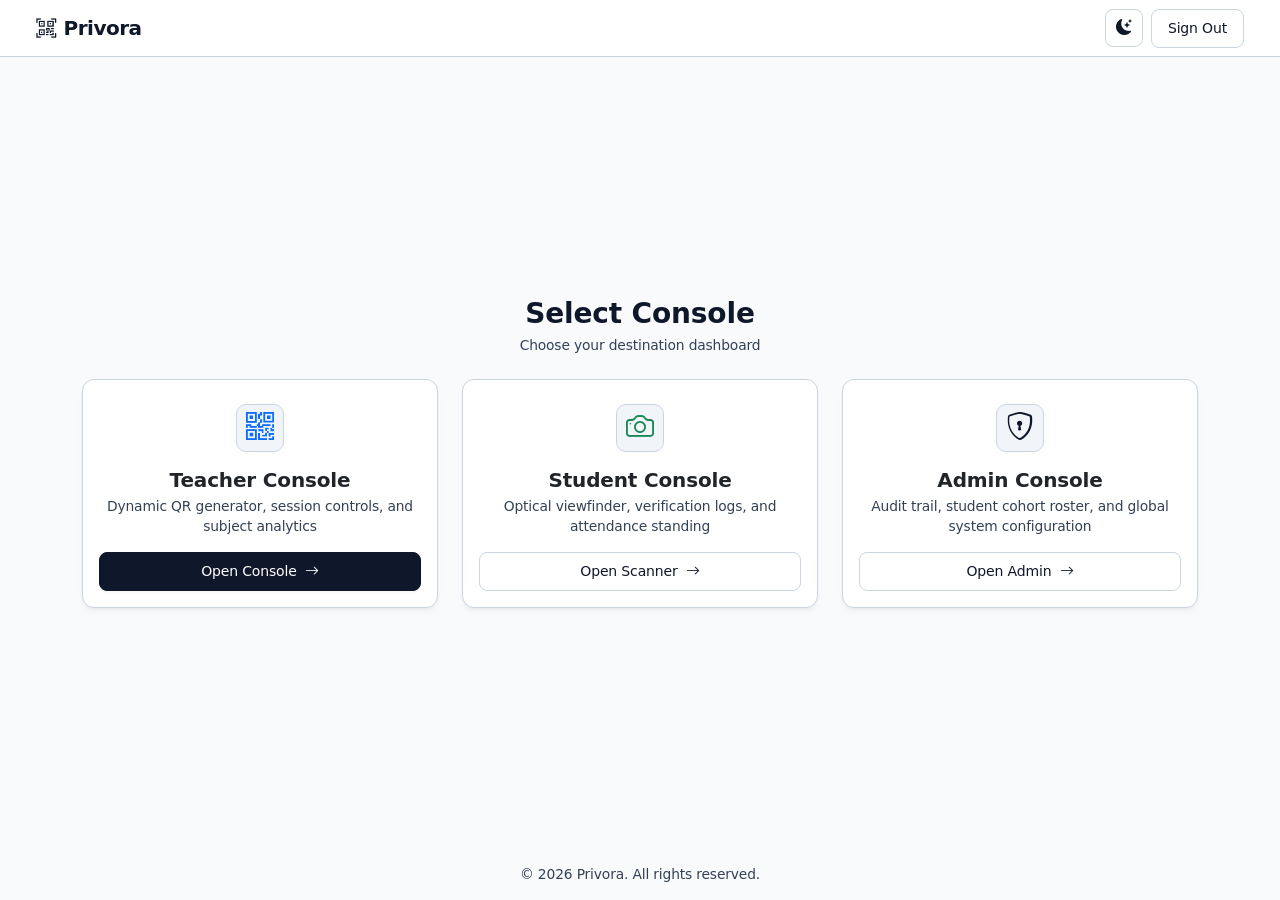
<file: pages/dashboard.html>
<!DOCTYPE html>
<html lang="en" data-bs-theme="light">
<head>
  <meta charset="UTF-8">
  <meta name="viewport" content="width=device-width, initial-scale=1">
  <title>Privora | Console Router</title>

  <!-- Auto-router Script -->
  <script>
    (function() {
      const savedTheme = localStorage.getItem('privora-theme') || 
        (window.matchMedia && window.matchMedia('(prefers-color-scheme: dark)').matches ? 'dark' : 'light');
      document.documentElement.setAttribute('data-bs-theme', savedTheme);

      // Check query param or stored role
      const urlParams = new URLSearchParams(window.location.search);
      const queryRole = urlParams.get('role');
      const savedRole = queryRole || localStorage.getItem('privora_user_role');

      if (savedRole === 'student') {
        window.location.replace('student-dashboard.html');
      } else if (savedRole === 'admin') {
        window.location.replace('admin-dashboard.html');
      } else if (savedRole === 'teacher') {
        window.location.replace('teacher-dashboard.html');
      }
    })();
  </script>

  <link rel="icon" type="image/svg+xml" href="../assets/images/favicon.svg">
  <link href="../assets/css/bootstrap.min.css" rel="stylesheet">
  <link href="../assets/css/bootstrap-icons.min.css" rel="stylesheet">
  <link href="../assets/css/style.css" rel="stylesheet">
</head>
<body class="min-vh-100 d-flex flex-column justify-content-between">

  <!-- Top Navbar -->
  <nav class="navbar px-3 px-md-4">
    <div class="container-fluid d-flex justify-content-between align-items-center">
      <a href="../index.html" class="navbar-brand d-flex align-items-center gap-2 text-decoration-none">
        <i class="bi bi-qr-code-scan"></i>
        <span>Privora</span>
      </a>

      <div class="d-flex align-items-center gap-2">
        <button class="theme-toggle-btn" id="themeToggle" type="button" aria-label="Toggle color theme">
          <i class="bi bi-moon-stars-fill"></i>
        </button>
        <a href="../index.html" class="btn btn-sm btn-outline-secondary">Sign Out</a>
      </div>
    </div>
  </nav>

  <!-- Hub Selection Container -->
  <main class="container my-auto py-5">
    <div class="text-center mb-4">
      <h3 class="fw-bold mb-1">Select Console</h3>
      <p class="text-slate small mb-0">Choose your destination dashboard</p>
    </div>

    <div class="row g-4 justify-content-center">
      <!-- Teacher Console Card -->
      <div class="col-md-4 col-sm-6">
        <div class="card h-100 p-3 card-hover text-center">
          <div class="stat-icon-wrapper mx-auto mb-3 mt-2">
            <i class="bi bi-qr-code fs-3 text-primary"></i>
          </div>
          <h5 class="fw-bold mb-1">Teacher Console</h5>
          <p class="small text-slate mb-3">Dynamic QR generator, session controls, and subject analytics</p>
          <a href="teacher-dashboard.html" class="btn btn-primary btn-sm mt-auto">Open Console <i class="bi bi-arrow-right ms-1"></i></a>
        </div>
      </div>

      <!-- Student Console Card -->
      <div class="col-md-4 col-sm-6">
        <div class="card h-100 p-3 card-hover text-center">
          <div class="stat-icon-wrapper mx-auto mb-3 mt-2">
            <i class="bi bi-camera fs-3 text-success"></i>
          </div>
          <h5 class="fw-bold mb-1">Student Console</h5>
          <p class="small text-slate mb-3">Optical viewfinder, verification logs, and attendance standing</p>
          <a href="student-dashboard.html" class="btn btn-outline-secondary btn-sm mt-auto">Open Scanner <i class="bi bi-arrow-right ms-1"></i></a>
        </div>
      </div>

      <!-- Admin Console Card -->
      <div class="col-md-4 col-sm-6">
        <div class="card h-100 p-3 card-hover text-center">
          <div class="stat-icon-wrapper mx-auto mb-3 mt-2">
            <i class="bi bi-shield-lock fs-3 text-dark"></i>
          </div>
          <h5 class="fw-bold mb-1">Admin Console</h5>
          <p class="small text-slate mb-3">Audit trail, student cohort roster, and global system configuration</p>
          <a href="admin-dashboard.html" class="btn btn-outline-secondary btn-sm mt-auto">Open Admin <i class="bi bi-arrow-right ms-1"></i></a>
        </div>
      </div>
    </div>
  </main>

  <footer class="p-3 text-center text-slate small">
    <div class="container">
      <span>&copy; 2026 Privora. All rights reserved.</span>
    </div>
  </footer>

  <script src="../assets/js/bootstrap.bundle.min.js"></script>
  <script>
    (function() {
      const toggleBtn = document.getElementById('themeToggle');
      if (toggleBtn) {
        function updateIcon(theme) {
          toggleBtn.innerHTML = theme === 'dark' 
            ? '<i class="bi bi-sun-fill text-warning"></i>' 
            : '<i class="bi bi-moon-stars-fill"></i>';
        }
        updateIcon(document.documentElement.getAttribute('data-bs-theme') || 'light');
        toggleBtn.addEventListener('click', function() {
          const next = document.documentElement.getAttribute('data-bs-theme') === 'dark' ? 'light' : 'dark';
          document.documentElement.setAttribute('data-bs-theme', next);
          localStorage.setItem('privora-theme', next);
          updateIcon(next);
        });
      }
    })();
  </script>
</body>
</html>
</file>
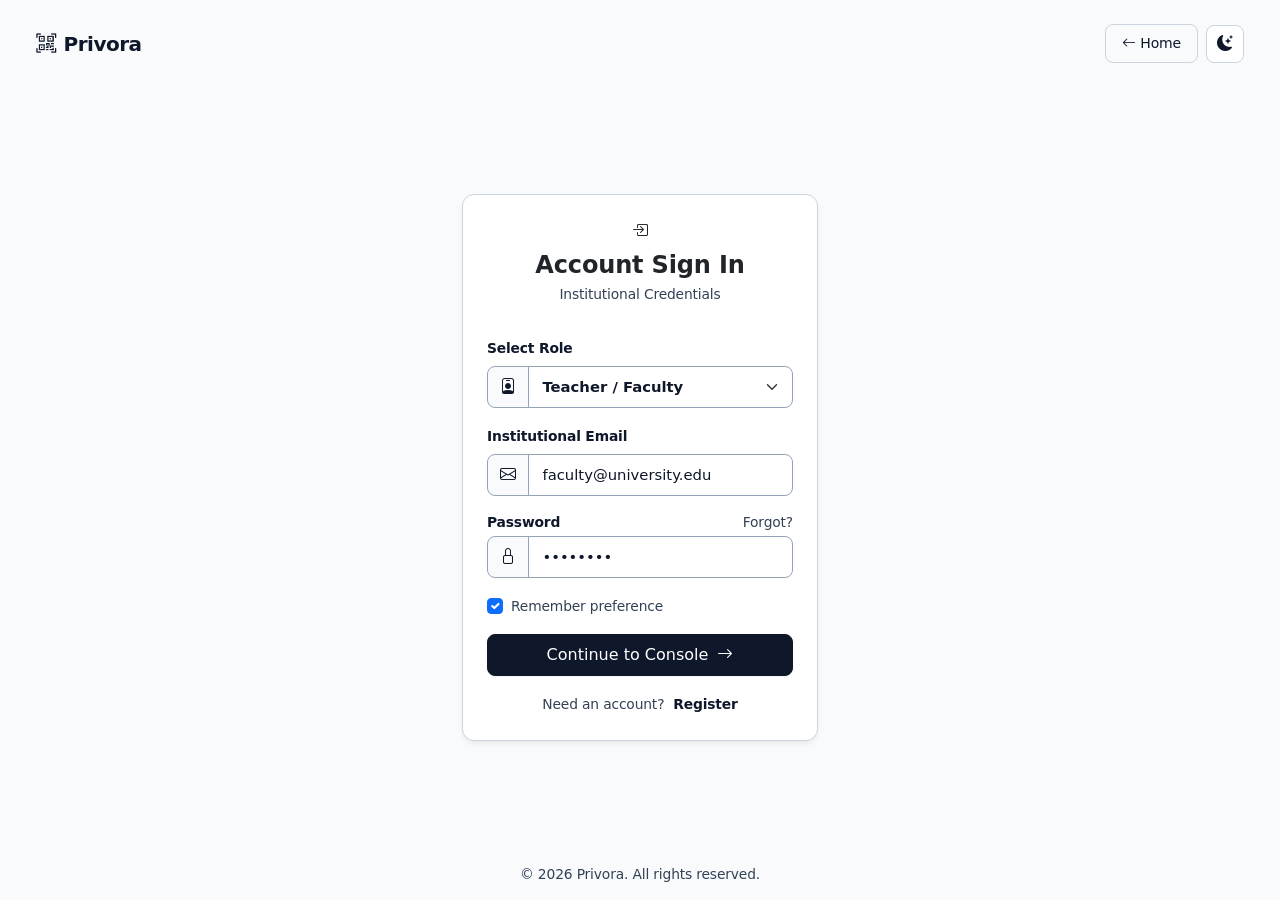
<file: pages/login.html>
<!DOCTYPE html>
<html lang="en" data-bs-theme="light">
<head>
  <meta charset="UTF-8">
  <meta name="viewport" content="width=device-width, initial-scale=1">
  <title>Privora | Sign In</title>
  
  <script>
    (function() {
      const savedTheme = localStorage.getItem('privora-theme') || 
        (window.matchMedia && window.matchMedia('(prefers-color-scheme: dark)').matches ? 'dark' : 'light');
      document.documentElement.setAttribute('data-bs-theme', savedTheme);
    })();
  </script>

  <link rel="icon" type="image/svg+xml" href="../assets/images/favicon.svg">
  <link href="../assets/css/bootstrap.min.css" rel="stylesheet">
  <link href="../assets/css/bootstrap-icons.min.css" rel="stylesheet">
  <link href="../assets/css/style.css" rel="stylesheet">
</head>
<body class="min-vh-100 d-flex flex-column justify-content-between">

  <!-- Top Navbar -->
  <header class="p-3 p-md-4">
    <div class="container-fluid d-flex justify-content-between align-items-center">
      <a href="../index.html" class="navbar-brand d-flex align-items-center gap-2 text-decoration-none">
        <i class="bi bi-qr-code-scan"></i>
        <span class="fw-bold">Privora</span>
      </a>

      <div class="d-flex align-items-center gap-2">
        <a href="../index.html" class="btn btn-sm btn-outline-secondary d-none d-sm-inline-flex align-items-center">
          <i class="bi bi-arrow-left me-1"></i> Home
        </a>
        <button class="theme-toggle-btn" id="themeToggle" type="button" aria-label="Toggle color theme">
          <i class="bi bi-moon-stars-fill"></i>
        </button>
      </div>
    </div>
  </header>

  <!-- Login Card Container -->
  <main class="container my-auto py-4">
    <div class="row justify-content-center">
      <div class="col-12 col-sm-10 col-md-8 col-lg-5 col-xl-4" style="max-width: 440px;">
        
        <div class="card p-4 shadow-sm">
          <div class="text-center mb-3">
            <div class="feature-icon mx-auto mb-2">
              <i class="bi bi-box-arrow-in-right"></i>
            </div>
            <h4 class="fw-bold mb-1">Account Sign In</h4>
            <p class="text-slate small mb-3">Institutional Credentials</p>
          </div>

          <form id="standaloneLoginForm" onsubmit="handleLoginSubmit(event)">
            <div class="mb-3">
              <label for="roleSelect" class="form-label small">Select Role</label>
              <div class="input-group">
                <span class="input-group-text"><i class="bi bi-person-badge"></i></span>
                <select class="form-select fw-semibold" id="roleSelect" required>
                  <option value="teacher" selected>Teacher / Faculty</option>
                  <option value="student">Student</option>
                  <option value="admin">System Administrator</option>
                </select>
              </div>
            </div>

            <div class="mb-3">
              <label for="loginEmail" class="form-label small">Institutional Email</label>
              <div class="input-group">
                <span class="input-group-text"><i class="bi bi-envelope"></i></span>
                <input type="email" class="form-control" id="loginEmail" placeholder="name@university.edu" value="faculty@university.edu" required>
              </div>
            </div>

            <div class="mb-3">
              <div class="d-flex justify-content-between align-items-center">
                <label for="loginPassword" class="form-label small mb-0">Password</label>
                <a href="#" class="small text-slate text-decoration-none">Forgot?</a>
              </div>
              <div class="input-group mt-1">
                <span class="input-group-text"><i class="bi bi-lock"></i></span>
                <input type="password" class="form-control" id="loginPassword" value="••••••••" required>
              </div>
            </div>

            <div class="form-check mb-3">
              <input class="form-check-input" type="checkbox" id="rememberMe" checked>
              <label class="form-check-label text-slate small" for="rememberMe">Remember preference</label>
            </div>

            <button type="submit" class="btn btn-primary w-100 py-2 mb-3">
              Continue to Console <i class="bi bi-arrow-right ms-1"></i>
            </button>

            <div class="text-center">
              <span class="small text-slate">Need an account?</span>
              <a href="signup.html" class="small fw-semibold text-decoration-none ms-1 text-brand">Register</a>
            </div>
          </form>
        </div>

      </div>
    </div>
  </main>

  <footer class="p-3 text-center text-slate small">
    <div class="container">
      <span>&copy; 2026 Privora. All rights reserved.</span>
    </div>
  </footer>

  <script src="../assets/js/bootstrap.bundle.min.js"></script>
  <script>
    (function() {
      const toggleBtn = document.getElementById('themeToggle');
      if (toggleBtn) {
        function updateIcon(theme) {
          toggleBtn.innerHTML = theme === 'dark' 
            ? '<i class="bi bi-sun-fill text-warning"></i>' 
            : '<i class="bi bi-moon-stars-fill"></i>';
        }
        updateIcon(document.documentElement.getAttribute('data-bs-theme') || 'light');
        toggleBtn.addEventListener('click', function() {
          const next = document.documentElement.getAttribute('data-bs-theme') === 'dark' ? 'light' : 'dark';
          document.documentElement.setAttribute('data-bs-theme', next);
          localStorage.setItem('privora-theme', next);
          updateIcon(next);
        });
      }

      window.handleLoginSubmit = function(e) {
        e.preventDefault();
        const role = document.getElementById('roleSelect').value;
        const email = document.getElementById('loginEmail').value;
        const name = role === 'student' ? 'Juan Dela Cruz' : (role === 'admin' ? 'Admin Santos' : 'Prof. Alex Santos');

        localStorage.setItem('privora_user_role', role);
        localStorage.setItem('privora_user_email', email);
        localStorage.setItem('privora_user_name', name);

        if (role === 'student') window.location.href = 'student-dashboard.html';
        else if (role === 'admin') window.location.href = 'admin-dashboard.html';
        else window.location.href = 'teacher-dashboard.html';
      };
    })();
  </script>
</body>
</html>
</file>
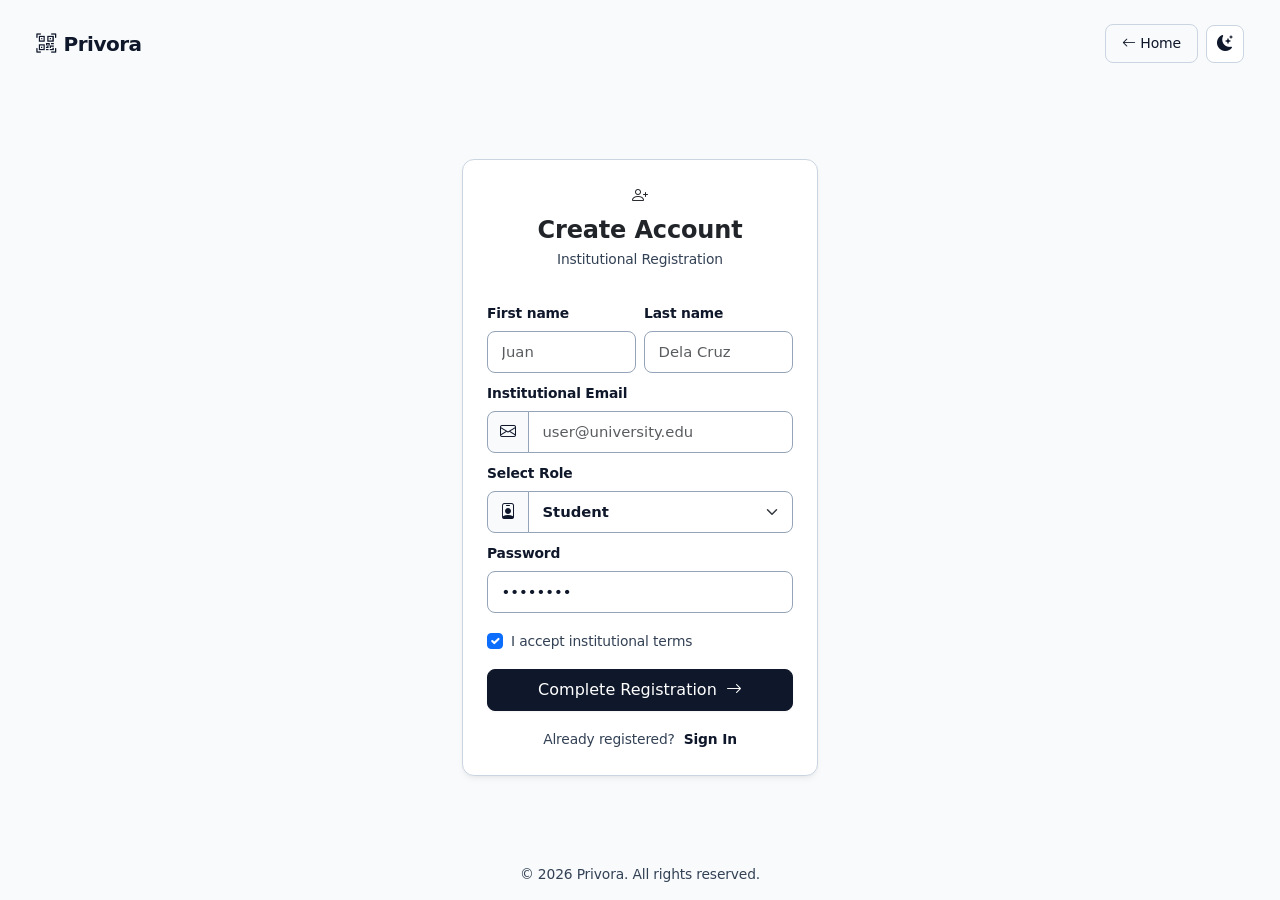
<file: pages/signup.html>
<!DOCTYPE html>
<html lang="en" data-bs-theme="light">
<head>
  <meta charset="UTF-8">
  <meta name="viewport" content="width=device-width, initial-scale=1">
  <title>Privora | Register</title>
  
  <script>
    (function() {
      const savedTheme = localStorage.getItem('privora-theme') || 
        (window.matchMedia && window.matchMedia('(prefers-color-scheme: dark)').matches ? 'dark' : 'light');
      document.documentElement.setAttribute('data-bs-theme', savedTheme);
    })();
  </script>

  <link rel="icon" type="image/svg+xml" href="../assets/images/favicon.svg">
  <link href="../assets/css/bootstrap.min.css" rel="stylesheet">
  <link href="../assets/css/bootstrap-icons.min.css" rel="stylesheet">
  <link href="../assets/css/style.css" rel="stylesheet">
</head>
<body class="min-vh-100 d-flex flex-column justify-content-between">

  <!-- Top Navbar -->
  <header class="p-3 p-md-4">
    <div class="container-fluid d-flex justify-content-between align-items-center">
      <a href="../index.html" class="navbar-brand d-flex align-items-center gap-2 text-decoration-none">
        <i class="bi bi-qr-code-scan"></i>
        <span class="fw-bold">Privora</span>
      </a>

      <div class="d-flex align-items-center gap-2">
        <a href="../index.html" class="btn btn-sm btn-outline-secondary d-none d-sm-inline-flex align-items-center">
          <i class="bi bi-arrow-left me-1"></i> Home
        </a>
        <button class="theme-toggle-btn" id="themeToggle" type="button" aria-label="Toggle color theme">
          <i class="bi bi-moon-stars-fill"></i>
        </button>
      </div>
    </div>
  </header>

  <!-- Register Card Container -->
  <main class="container my-auto py-4">
    <div class="row justify-content-center">
      <div class="col-12 col-sm-10 col-md-8 col-lg-5 col-xl-4" style="max-width: 440px;">
        
        <div class="card p-4 shadow-sm">
          <div class="text-center mb-3">
            <div class="feature-icon mx-auto mb-2">
              <i class="bi bi-person-plus"></i>
            </div>
            <h4 class="fw-bold mb-1">Create Account</h4>
            <p class="text-slate small mb-3">Institutional Registration</p>
          </div>

          <form id="standaloneSignupForm" onsubmit="handleSignupSubmit(event)">
            <div class="row g-2 mb-2">
              <div class="col-6">
                <label for="firstName" class="form-label small">First name</label>
                <input type="text" class="form-control" id="firstName" placeholder="Juan" required>
              </div>
              <div class="col-6">
                <label for="lastName" class="form-label small">Last name</label>
                <input type="text" class="form-control" id="lastName" placeholder="Dela Cruz" required>
              </div>
            </div>

            <div class="mb-2">
              <label for="regEmail" class="form-label small">Institutional Email</label>
              <div class="input-group">
                <span class="input-group-text"><i class="bi bi-envelope"></i></span>
                <input type="email" class="form-control" id="regEmail" placeholder="user@university.edu" required>
              </div>
            </div>

            <div class="mb-2">
              <label for="regRole" class="form-label small">Select Role</label>
              <div class="input-group">
                <span class="input-group-text"><i class="bi bi-person-badge"></i></span>
                <select class="form-select fw-semibold" id="regRole" required>
                  <option value="student" selected>Student</option>
                  <option value="teacher">Teacher / Faculty</option>
                  <option value="admin">System Administrator</option>
                </select>
              </div>
            </div>

            <div class="mb-3">
              <label for="regPassword" class="form-label small">Password</label>
              <input type="password" class="form-control" id="regPassword" value="••••••••" required>
            </div>

            <div class="form-check mb-3">
              <input class="form-check-input" type="checkbox" id="acceptTerms" required checked>
              <label class="form-check-label text-slate small" for="acceptTerms">
                I accept institutional terms
              </label>
            </div>

            <button type="submit" class="btn btn-primary w-100 py-2 mb-3">
              Complete Registration <i class="bi bi-arrow-right ms-1"></i>
            </button>

            <div class="text-center">
              <span class="small text-slate">Already registered?</span>
              <a href="login.html" class="small fw-semibold text-decoration-none ms-1 text-brand">Sign In</a>
            </div>
          </form>
        </div>

      </div>
    </div>
  </main>

  <footer class="p-3 text-center text-slate small">
    <div class="container">
      <span>&copy; 2026 Privora. All rights reserved.</span>
    </div>
  </footer>

  <script src="../assets/js/bootstrap.bundle.min.js"></script>
  <script>
    (function() {
      const toggleBtn = document.getElementById('themeToggle');
      if (toggleBtn) {
        function updateIcon(theme) {
          toggleBtn.innerHTML = theme === 'dark' 
            ? '<i class="bi bi-sun-fill text-warning"></i>' 
            : '<i class="bi bi-moon-stars-fill"></i>';
        }
        updateIcon(document.documentElement.getAttribute('data-bs-theme') || 'light');
        toggleBtn.addEventListener('click', function() {
          const next = document.documentElement.getAttribute('data-bs-theme') === 'dark' ? 'light' : 'dark';
          document.documentElement.setAttribute('data-bs-theme', next);
          localStorage.setItem('privora-theme', next);
          updateIcon(next);
        });
      }

      window.handleSignupSubmit = function(e) {
        e.preventDefault();
        const role = document.getElementById('regRole').value;
        const email = document.getElementById('regEmail').value;
        const first = document.getElementById('firstName').value || 'User';
        const last = document.getElementById('lastName').value || '';
        const name = `${first} ${last}`.trim();

        localStorage.setItem('privora_user_role', role);
        localStorage.setItem('privora_user_email', email);
        localStorage.setItem('privora_user_name', name);

        if (role === 'student') window.location.href = 'student-dashboard.html';
        else if (role === 'admin') window.location.href = 'admin-dashboard.html';
        else window.location.href = 'teacher-dashboard.html';
      };
    })();
  </script>
</body>
</html>
</file>
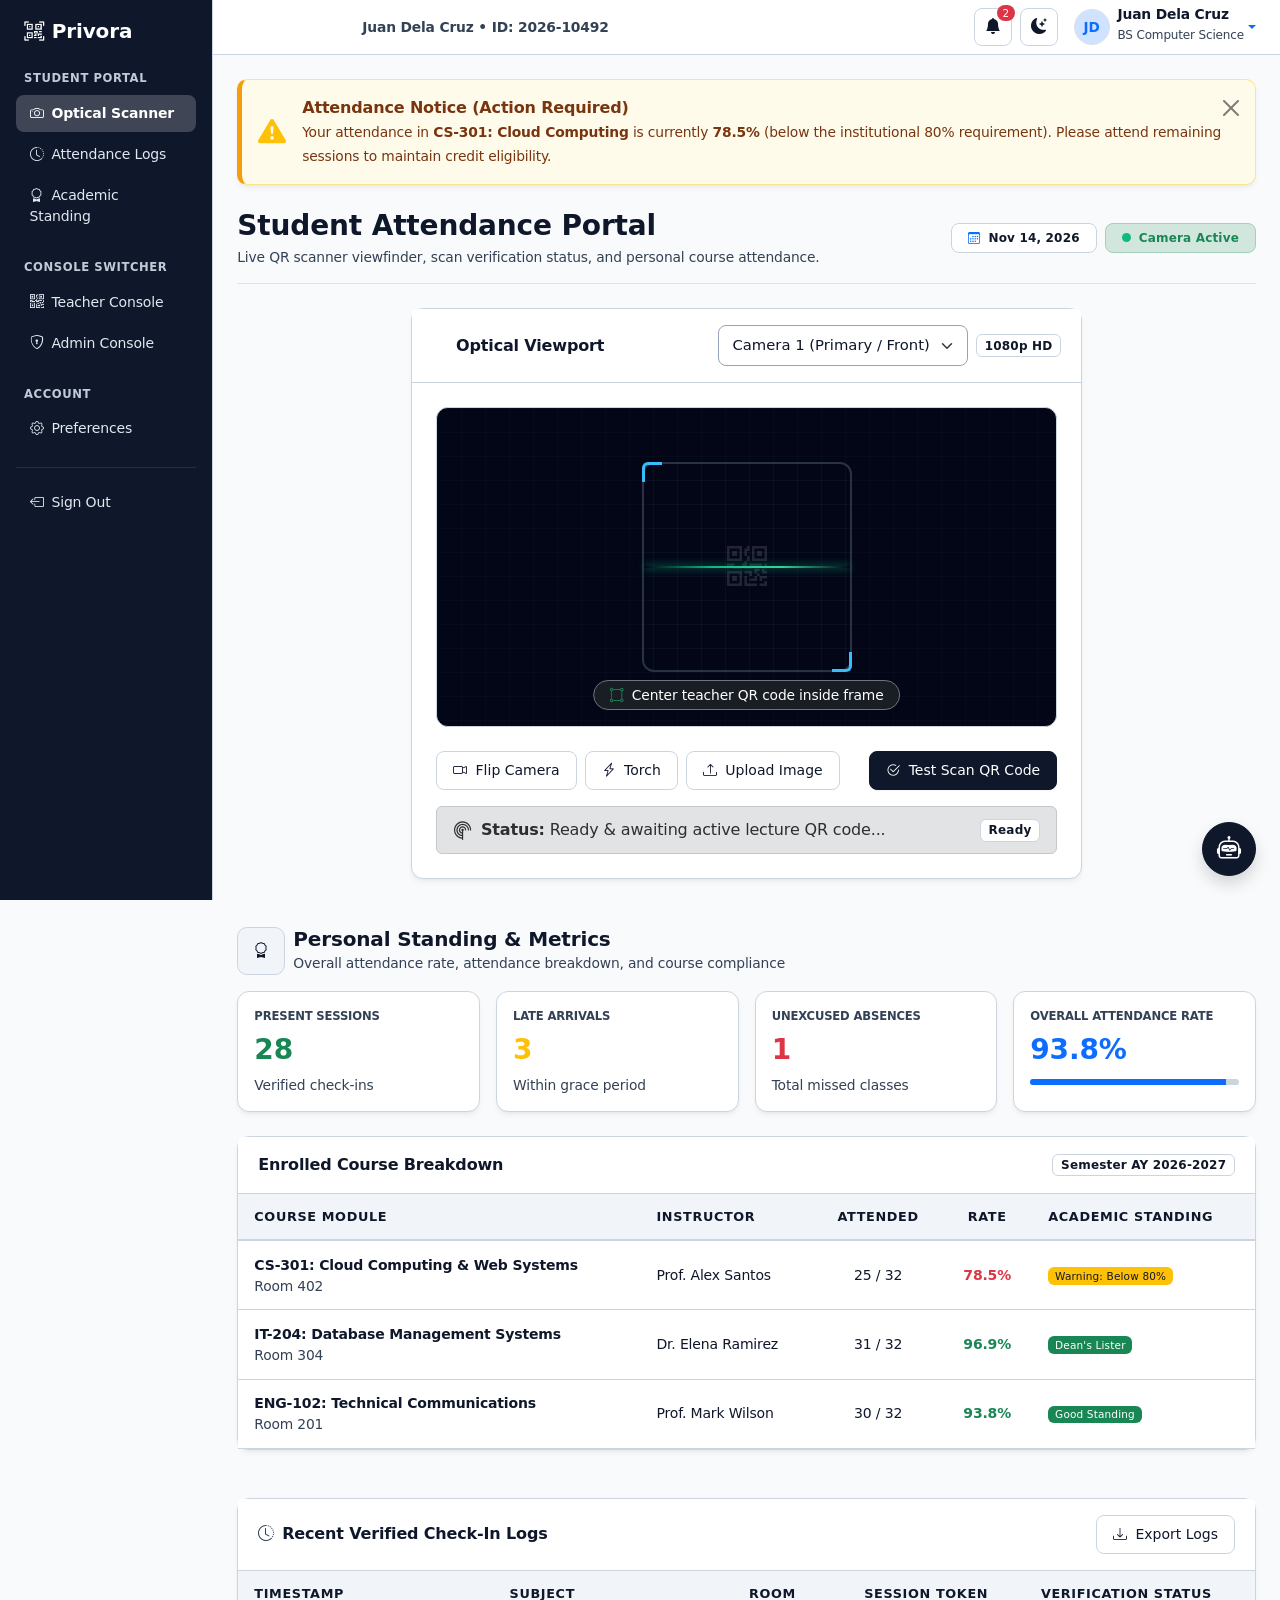
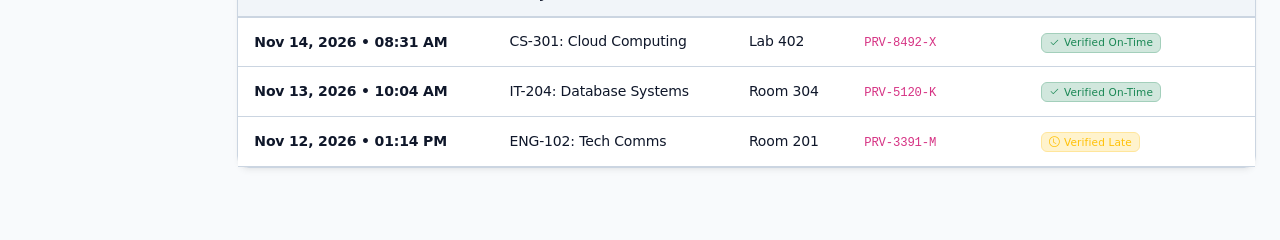
<file: pages/student-dashboard.html>
<!DOCTYPE html>
<html lang="en" data-bs-theme="light">
<head>
  <meta charset="UTF-8">
  <meta name="viewport" content="width=device-width, initial-scale=1">
  <title>Privora | Student Console</title>

  <!-- Early Theme Init Script -->
  <script>
    (function() {
      const savedTheme = localStorage.getItem('privora-theme') || 
        (window.matchMedia && window.matchMedia('(prefers-color-scheme: dark)').matches ? 'dark' : 'light');
      document.documentElement.setAttribute('data-bs-theme', savedTheme);
    })();
  </script>

  <link rel="icon" type="image/svg+xml" href="../assets/images/favicon.svg">
  <link href="../assets/css/bootstrap.min.css" rel="stylesheet">
  <link href="../assets/css/bootstrap-icons.min.css" rel="stylesheet">
  <link href="../assets/css/style.css" rel="stylesheet">
</head>
<body>
  <div class="container-fluid">
    <div class="row">

      <!-- SIDEBAR -->
      <aside class="col-lg-2 d-none d-lg-block sidebar p-3 position-sticky top-0" style="height: 100vh; overflow-y: auto;">
        <a href="../index.html" class="text-white text-decoration-none fw-bold fs-5 d-flex align-items-center gap-2 mb-4 px-2">
          <i class="bi bi-qr-code-scan"></i>
          <span>Privora</span>
        </a>

        <div class="sidebar-heading small text-uppercase px-2 mb-2 fw-semibold" style="letter-spacing: 0.05em; font-size: 0.725rem;">Student Portal</div>
        <ul class="nav nav-pills flex-column gap-1 mb-4">
          <li class="nav-item">
            <a href="student-dashboard.html" class="nav-link active"><i class="bi bi-camera me-2"></i>Optical Scanner</a>
          </li>
          <li class="nav-item">
            <a href="#attendance-history" class="nav-link"><i class="bi bi-clock-history me-2"></i>Attendance Logs</a>
          </li>
          <li class="nav-item">
            <a href="#standing-section" class="nav-link"><i class="bi bi-award me-2"></i>Academic Standing</a>
          </li>
        </ul>

        <div class="sidebar-heading small text-uppercase px-2 mb-2 fw-semibold" style="letter-spacing: 0.05em; font-size: 0.725rem;">Console Switcher</div>
        <ul class="nav nav-pills flex-column gap-1 mb-4">
          <li class="nav-item">
            <a href="teacher-dashboard.html" class="nav-link"><i class="bi bi-qr-code me-2"></i>Teacher Console</a>
          </li>
          <li class="nav-item">
            <a href="admin-dashboard.html" class="nav-link"><i class="bi bi-shield-lock me-2"></i>Admin Console</a>
          </li>
        </ul>

        <div class="sidebar-heading small text-uppercase px-2 mb-2 fw-semibold" style="letter-spacing: 0.05em; font-size: 0.725rem;">Account</div>
        <ul class="nav nav-pills flex-column gap-1">
          <li class="nav-item">
            <a href="#studentProfileModal" data-bs-toggle="modal" class="nav-link"><i class="bi bi-gear me-2"></i>Preferences</a>
          </li>
          <li class="nav-item mt-3 pt-3 border-top border-secondary border-opacity-25">
            <a href="../index.html" class="nav-link text-danger text-opacity-75"><i class="bi bi-box-arrow-left me-2"></i>Sign Out</a>
          </li>
        </ul>
      </aside>

      <!-- MAIN CONTENT -->
      <main class="col-lg-10 p-0">
        <!-- Top Navbar -->
        <nav class="navbar px-3 px-md-4 sticky-top">
          <button class="btn btn-outline-secondary d-lg-none" type="button" data-bs-toggle="offcanvas" data-bs-target="#mobileMenu" aria-controls="mobileMenu" aria-label="Toggle navigation">
            <i class="bi bi-list"></i>
          </button>
          
          <div class="d-none d-sm-flex align-items-center gap-2">
            <span class="badge bg-brand">Student Console</span>
            <span class="text-slate small fw-semibold">Juan Dela Cruz &bull; ID: 2026-10492</span>
          </div>

          <!-- Right Navbar Tools -->
          <div class="d-flex align-items-center gap-2 ms-auto">
            
            <!-- Notification Bell Dropdown -->
            <div class="dropdown notification-dropdown">
              <button class="notification-btn dropdown-toggle" type="button" data-bs-toggle="dropdown" aria-expanded="false" id="studentNotifBtn">
                <i class="bi bi-bell-fill"></i>
                <span class="badge bg-danger notification-badge" id="studentNotifBadge">2</span>
              </button>
              <div class="dropdown-menu dropdown-menu-end notification-menu p-0">
                <div class="notification-header border-bottom d-flex justify-content-between align-items-center">
                  <h6 class="mb-0 fw-bold">Notifications</h6>
                  <button class="btn btn-link btn-sm text-decoration-none p-0 text-primary" onclick="markAllNotificationsRead('student')">Mark all read</button>
                </div>
                <div id="studentNotifList" class="notification-list">
                  <div class="notification-item unread" id="notif-s-1">
                    <div class="d-flex align-items-start gap-2">
                      <i class="bi bi-exclamation-triangle text-warning notif-icon mt-1"></i>
                      <div class="flex-grow-1 min-w-0">
                        <div class="notif-title">Attendance Warning</div>
                        <div class="notif-desc">CS-301 attendance is 78.5% (below 80% threshold).</div>
                        <div class="notif-time">Today, 09:15 AM</div>
                      </div>
                    </div>
                  </div>
                  <div class="notification-item unread" id="notif-s-2">
                    <div class="d-flex align-items-start gap-2">
                      <i class="bi bi-check-circle text-success notif-icon mt-1"></i>
                      <div class="flex-grow-1 min-w-0">
                        <div class="notif-title">Scan Verified</div>
                        <div class="notif-desc">IT-204 attendance confirmed on-time.</div>
                        <div class="notif-time">Yesterday, 08:02 AM</div>
                      </div>
                    </div>
                  </div>
                </div>
                <div class="notification-footer border-top text-center">
                  <button class="btn btn-sm btn-link text-decoration-none text-slate" onclick="clearNotifications('student')">Clear All</button>
                </div>
              </div>
            </div>

            <!-- Light / Dark Mode Toggle Button -->
            <button class="theme-toggle-btn" id="themeToggle" type="button" aria-label="Toggle color theme">
              <i class="bi bi-moon-stars-fill"></i>
            </button>

            <!-- User Profile Dropdown -->
            <div class="dropdown">
              <a href="#" class="d-flex align-items-center text-decoration-none dropdown-toggle ms-2" data-bs-toggle="dropdown">
                <div class="rounded-circle bg-primary-subtle text-primary fw-bold d-flex align-items-center justify-content-center me-2 border" style="width: 36px; height: 36px; font-size: 0.85rem;">JD</div>
                <div class="d-none d-md-block text-start">
                  <span class="d-block fw-semibold lh-1 small text-dark" id="navStudentName">Juan Dela Cruz</span>
                  <span class="text-slate lh-1" style="font-size: 0.75rem;">BS Computer Science</span>
                </div>
              </a>
              <ul class="dropdown-menu dropdown-menu-end shadow-sm">
                <li><a class="dropdown-item small" href="#studentProfileModal" data-bs-toggle="modal"><i class="bi bi-person me-2"></i>My Profile</a></li>
                <li><a class="dropdown-item small" href="teacher-dashboard.html"><i class="bi bi-qr-code me-2"></i>Switch to Teacher View</a></li>
                <li><a class="dropdown-item small" href="admin-dashboard.html"><i class="bi bi-shield-lock me-2"></i>Switch to Admin View</a></li>
                <li><hr class="dropdown-divider"></li>
                <li><a class="dropdown-item small text-danger" href="../index.html"><i class="bi bi-box-arrow-left me-2"></i>Sign Out</a></li>
              </ul>
            </div>

          </div>
        </nav>

        <div class="p-3 p-md-4">

          <!-- 3. ATTENDANCE DROP-RISK ALERT BANNER (<80% STANDING) -->
          <div class="alert drop-risk-alert alert-dismissible fade show d-flex align-items-center justify-content-between p-3 mb-4" role="alert" id="studentDropRiskAlert">
            <div class="d-flex align-items-center gap-3">
              <i class="bi bi-exclamation-triangle-fill fs-3 text-warning"></i>
              <div>
                <strong class="d-block">Attendance Notice (Action Required)</strong>
                <span class="small">Your attendance in <strong>CS-301: Cloud Computing</strong> is currently <strong>78.5%</strong> (below the institutional 80% requirement). Please attend remaining sessions to maintain credit eligibility.</span>
              </div>
            </div>
            <button type="button" class="btn-close" data-bs-dismiss="alert" aria-label="Close" id="btnDismissDropRisk"></button>
          </div>

          <!-- Page Header -->
          <div class="d-flex flex-column flex-md-row justify-content-between align-items-md-center pb-3 mb-4 border-bottom">
            <div>
              <h3 class="fw-bold mb-1">Student Attendance Portal</h3>
              <p class="text-slate small mb-0">Live QR scanner viewfinder, scan verification status, and personal course attendance.</p>
            </div>
            <div class="mt-3 mt-md-0 d-flex flex-wrap gap-2">
              <span class="badge bg-light border d-flex align-items-center px-3 py-2 rounded-3 fw-semibold">
                <i class="bi bi-calendar3 me-2 text-primary"></i> Nov 14, 2026
              </span>
              <span class="badge bg-success-subtle text-success border border-success-subtle d-flex align-items-center px-3 py-2 rounded-3 fw-semibold">
                <span class="pulse-indicator me-2"></span> Camera Active
              </span>
            </div>
          </div>

          <!-- SCANNER VIEWPORT CARD -->
          <section id="scanner-section" class="mb-5">
            <div class="row justify-content-center">
              <div class="col-xl-8 col-lg-10">
                <div class="card">
                  <div class="card-header d-flex flex-wrap justify-content-between align-items-center gap-2">
                    <div class="d-flex align-items-center gap-2">
                      <span class="spinner-grow spinner-grow-sm text-success" role="status"></span>
                      <span>Optical Viewport</span>
                    </div>
                    <div class="d-flex flex-wrap align-items-center gap-2">
                      <select class="form-select form-select-sm" id="cameraSelector" style="width: auto;">
                        <option selected>Camera 1 (Primary / Front)</option>
                        <option>Camera 2 (Wide Angle / Rear)</option>
                      </select>
                      <span class="badge bg-light border">1080p HD</span>
                    </div>
                  </div>

                  <div class="card-body p-4">
                    <!-- Scanner Viewport Viewfinder -->
                    <div class="scanner-viewport">
                      <div class="scanner-grid"></div>

                      <div class="scanner-frame d-flex align-items-center justify-content-center">
                        <div class="scanner-laser"></div>
                        <div class="text-white-50 text-center small">
                          <i class="bi bi-qr-code fs-1 opacity-25"></i>
                        </div>
                      </div>

                      <div class="position-absolute bottom-0 start-50 translate-middle-x mb-3 text-center px-3 py-1 bg-dark bg-opacity-75 rounded-pill small border border-secondary text-white z-3" style="max-width: 90%;">
                        <i class="bi bi-bounding-box-circles me-1 text-success"></i> Center teacher QR code inside frame
                      </div>
                    </div>

                    <!-- Scanner Controls Bar -->
                    <div class="d-flex flex-wrap align-items-center justify-content-between gap-2 mt-3 pt-2">
                      <div class="d-flex flex-wrap gap-2">
                        <button class="btn btn-outline-secondary btn-sm" onclick="alert('Camera lens switched.')">
                          <i class="bi bi-camera-video me-1"></i> Flip Camera
                        </button>
                        <button class="btn btn-outline-secondary btn-sm" onclick="alert('Flashlight toggled.')">
                          <i class="bi bi-lightning-charge me-1"></i> Torch
                        </button>
                        <button class="btn btn-outline-secondary btn-sm" onclick="document.getElementById('qrUploadInput').click()">
                          <i class="bi bi-upload me-1"></i> Upload Image
                        </button>
                        <input type="file" id="qrUploadInput" class="d-none" accept="image/*" onchange="simulateScanSuccess()">
                      </div>

                      <button class="btn btn-primary btn-sm" id="btnSimulateScan" onclick="simulateScanSuccess()">
                        <i class="bi bi-check2-circle me-1"></i> Test Scan QR Code
                      </button>
                    </div>

                    <!-- Live Scan Feedback Alert -->
                    <div class="mt-3" id="scanFeedbackContainer">
                      <div class="alert alert-secondary d-flex align-items-center justify-content-between py-2 mb-0" id="scanStatusAlert">
                        <div class="d-flex align-items-center gap-2">
                          <i class="bi bi-radar fs-5"></i>
                          <span><strong>Status:</strong> Ready &amp; awaiting active lecture QR code...</span>
                        </div>
                        <span class="badge bg-light border">Ready</span>
                      </div>
                    </div>

                  </div>
                </div>
              </div>
            </div>
          </section>

          <!-- PERSONAL PERFORMANCE & STANDING SECTION -->
          <section id="standing-section" class="mb-5">
            <div class="d-flex align-items-center gap-2 mb-3">
              <div class="stat-icon-wrapper"><i class="bi bi-award"></i></div>
              <div>
                <h5 class="fw-bold mb-0">Personal Standing &amp; Metrics</h5>
                <small class="text-slate">Overall attendance rate, attendance breakdown, and course compliance</small>
              </div>
            </div>

            <!-- Stat Cards -->
            <div class="row g-3 mb-4">
              <div class="col-sm-6 col-xl-3">
                <div class="card h-100">
                  <div class="card-body p-3">
                    <div class="text-slate small fw-semibold text-uppercase" style="font-size: 0.725rem;">Present Sessions</div>
                    <div class="fs-3 fw-bold text-success mt-1" id="statPresentCount">28</div>
                    <div class="small text-slate mt-1">Verified check-ins</div>
                  </div>
                </div>
              </div>
              <div class="col-sm-6 col-xl-3">
                <div class="card h-100">
                  <div class="card-body p-3">
                    <div class="text-slate small fw-semibold text-uppercase" style="font-size: 0.725rem;">Late Arrivals</div>
                    <div class="fs-3 fw-bold text-warning mt-1" id="statLateCount">3</div>
                    <div class="small text-slate mt-1">Within grace period</div>
                  </div>
                </div>
              </div>
              <div class="col-sm-6 col-xl-3">
                <div class="card h-100">
                  <div class="card-body p-3">
                    <div class="text-slate small fw-semibold text-uppercase" style="font-size: 0.725rem;">Unexcused Absences</div>
                    <div class="fs-3 fw-bold text-danger mt-1" id="statAbsentCount">1</div>
                    <div class="small text-slate mt-1">Total missed classes</div>
                  </div>
                </div>
              </div>
              <div class="col-sm-6 col-xl-3">
                <div class="card h-100">
                  <div class="card-body p-3">
                    <div class="text-slate small fw-semibold text-uppercase" style="font-size: 0.725rem;">Overall Attendance Rate</div>
                    <div class="fs-3 fw-bold text-primary mt-1" id="statOverallRate">93.8%</div>
                    <div class="progress attendance-progress mt-2">
                      <div class="progress-bar bg-primary" id="statProgressBar" style="width: 93.8%;"></div>
                    </div>
                  </div>
                </div>
              </div>
            </div>

            <!-- Subject Standing Breakdown Cards -->
            <div class="card">
              <div class="card-header d-flex flex-wrap justify-content-between align-items-center gap-2">
                <span class="fw-semibold">Enrolled Course Breakdown</span>
                <span class="badge bg-light border">Semester AY 2026-2027</span>
              </div>
              <div class="table-responsive">
                <table class="table table-hover align-middle mb-0">
                  <thead>
                    <tr>
                      <th>Course Module</th>
                      <th>Instructor</th>
                      <th class="text-center">Attended</th>
                      <th class="text-center">Rate</th>
                      <th>Academic Standing</th>
                    </tr>
                  </thead>
                  <tbody>
                    <tr>
                      <td>
                        <span class="fw-semibold">CS-301: Cloud Computing &amp; Web Systems</span>
                        <small class="text-slate d-block">Room 402</small>
                      </td>
                      <td>Prof. Alex Santos</td>
                      <td class="text-center">25 / 32</td>
                      <td class="text-center"><span class="fw-bold text-danger">78.5%</span></td>
                      <td><span class="badge bg-warning text-dark">Warning: Below 80%</span></td>
                    </tr>
                    <tr>
                      <td>
                        <span class="fw-semibold">IT-204: Database Management Systems</span>
                        <small class="text-slate d-block">Room 304</small>
                      </td>
                      <td>Dr. Elena Ramirez</td>
                      <td class="text-center">31 / 32</td>
                      <td class="text-center"><span class="fw-bold text-success">96.9%</span></td>
                      <td><span class="badge bg-success">Dean's Lister</span></td>
                    </tr>
                    <tr>
                      <td>
                        <span class="fw-semibold">ENG-102: Technical Communications</span>
                        <small class="text-slate d-block">Room 201</small>
                      </td>
                      <td>Prof. Mark Wilson</td>
                      <td class="text-center">30 / 32</td>
                      <td class="text-center"><span class="fw-bold text-success">93.8%</span></td>
                      <td><span class="badge bg-success">Good Standing</span></td>
                    </tr>
                  </tbody>
                </table>
              </div>
            </div>
          </section>

          <!-- ATTENDANCE HISTORY LOGS -->
          <section id="attendance-history" class="mb-5">
            <div class="card">
              <div class="card-header d-flex flex-wrap justify-content-between align-items-center gap-2">
                <div class="d-flex align-items-center gap-2">
                  <i class="bi bi-clock-history text-slate"></i>
                  <span>Recent Verified Check-In Logs</span>
                </div>
                <button class="btn btn-sm btn-outline-secondary" onclick="alert('Logs exported.')">
                  <i class="bi bi-download me-1"></i> Export Logs
                </button>
              </div>
              <div class="table-responsive">
                <table class="table table-hover align-middle mb-0" id="studentLogsTable">
                  <thead>
                    <tr>
                      <th>Timestamp</th>
                      <th>Subject</th>
                      <th>Room</th>
                      <th>Session Token</th>
                      <th>Verification Status</th>
                    </tr>
                  </thead>
                  <tbody id="studentLogsBody">
                    <tr>
                      <td class="small fw-semibold">Nov 14, 2026 &bull; 08:31 AM</td>
                      <td>CS-301: Cloud Computing</td>
                      <td>Lab 402</td>
                      <td><code>PRV-8492-X</code></td>
                      <td><span class="badge bg-success-subtle text-success border border-success-subtle"><i class="bi bi-check2 me-1"></i>Verified On-Time</span></td>
                    </tr>
                    <tr>
                      <td class="small fw-semibold">Nov 13, 2026 &bull; 10:04 AM</td>
                      <td>IT-204: Database Systems</td>
                      <td>Room 304</td>
                      <td><code>PRV-5120-K</code></td>
                      <td><span class="badge bg-success-subtle text-success border border-success-subtle"><i class="bi bi-check2 me-1"></i>Verified On-Time</span></td>
                    </tr>
                    <tr>
                      <td class="small fw-semibold">Nov 12, 2026 &bull; 01:14 PM</td>
                      <td>ENG-102: Tech Comms</td>
                      <td>Room 201</td>
                      <td><code>PRV-3391-M</code></td>
                      <td><span class="badge bg-warning-subtle text-warning border border-warning-subtle"><i class="bi bi-clock me-1"></i>Verified Late</span></td>
                    </tr>
                  </tbody>
                </table>
              </div>
            </div>
          </section>

        </div>
      </main>

    </div>
  </div>

  <!-- MOBILE OFFCANVAS SIDEBAR -->
  <div class="offcanvas offcanvas-start sidebar text-white" tabindex="-1" id="mobileMenu" aria-labelledby="mobileMenuLabel" style="width: 280px; max-width: 85vw;">
    <div class="offcanvas-header border-bottom border-secondary border-opacity-25">
      <a href="../index.html" class="text-white text-decoration-none fw-bold fs-5 d-flex align-items-center gap-2 px-2" id="mobileMenuLabel">
        <i class="bi bi-qr-code-scan"></i>
        <span>Privora</span>
      </a>
      <button type="button" class="btn-close btn-close-white" data-bs-dismiss="offcanvas" aria-label="Close"></button>
    </div>
    <div class="offcanvas-body p-3">
      <div class="sidebar-heading small text-uppercase px-2 mb-2 fw-semibold" style="letter-spacing: 0.05em; font-size: 0.725rem;">Student Portal</div>
      <ul class="nav nav-pills flex-column gap-1 mb-4">
        <li class="nav-item">
          <a href="student-dashboard.html" class="nav-link active"><i class="bi bi-camera me-2"></i>Optical Scanner</a>
        </li>
        <li class="nav-item">
          <a href="#attendance-history" class="nav-link" data-bs-dismiss="offcanvas"><i class="bi bi-clock-history me-2"></i>Attendance Logs</a>
        </li>
        <li class="nav-item">
          <a href="#standing-section" class="nav-link" data-bs-dismiss="offcanvas"><i class="bi bi-award me-2"></i>Academic Standing</a>
        </li>
      </ul>

      <div class="sidebar-heading small text-uppercase px-2 mb-2 fw-semibold" style="letter-spacing: 0.05em; font-size: 0.725rem;">Console Switcher</div>
      <ul class="nav nav-pills flex-column gap-1 mb-4">
        <li class="nav-item">
          <a href="teacher-dashboard.html" class="nav-link"><i class="bi bi-qr-code me-2"></i>Teacher Console</a>
        </li>
        <li class="nav-item">
          <a href="admin-dashboard.html" class="nav-link"><i class="bi bi-shield-lock me-2"></i>Admin Console</a>
        </li>
      </ul>

      <div class="sidebar-heading small text-uppercase px-2 mb-2 fw-semibold" style="letter-spacing: 0.05em; font-size: 0.725rem;">Account</div>
      <ul class="nav nav-pills flex-column gap-1">
        <li class="nav-item">
          <a href="#studentProfileModal" data-bs-toggle="modal" class="nav-link"><i class="bi bi-gear me-2"></i>Preferences</a>
        </li>
        <li class="nav-item mt-3 pt-3 border-top border-secondary border-opacity-25">
          <a href="../index.html" class="nav-link text-danger text-opacity-75"><i class="bi bi-box-arrow-left me-2"></i>Sign Out</a>
        </li>
      </ul>
    </div>
  </div>

  <!-- PROFILE MODAL -->
  <div class="modal fade" id="studentProfileModal" tabindex="-1" aria-hidden="true">
    <div class="modal-dialog modal-dialog-centered">
      <div class="modal-content">
        <div class="modal-header">
          <h5 class="modal-title fw-bold">Student Profile &amp; Preferences</h5>
          <button type="button" class="btn-close" data-bs-dismiss="modal" aria-label="Close"></button>
        </div>
        <div class="modal-body">
          <form id="studentProfileForm">
            <div class="mb-3">
              <label class="form-label small">Full Name</label>
              <input type="text" class="form-control" id="studentNameInput" value="Juan Dela Cruz">
            </div>
            <div class="mb-3">
              <label class="form-label small">Student ID</label>
              <input type="text" class="form-control" id="studentIdInput" value="2026-10492" readonly>
            </div>
            <div class="mb-3">
              <label class="form-label small">Institutional Email</label>
              <input type="email" class="form-control" id="studentEmailInput" value="j.delacruz@university.edu">
            </div>
            <div class="form-check form-switch mb-3">
              <input class="form-check-input" type="checkbox" id="studentPrefSound" checked>
              <label class="form-check-label text-slate small" for="studentPrefSound">Play sound chime on QR verification</label>
            </div>
            <div class="form-check form-switch mb-3">
              <input class="form-check-input" type="checkbox" id="studentResetBanner">
              <label class="form-check-label text-slate small" for="studentResetBanner">Show Attendance Warning banner again</label>
            </div>
          </form>
        </div>
        <div class="modal-footer">
          <button type="button" class="btn btn-outline-secondary" data-bs-dismiss="modal">Cancel</button>
          <button type="button" class="btn btn-primary" onclick="saveStudentProfile()" data-bs-dismiss="modal">Save Changes</button>
        </div>
      </div>
    </div>
  </div>

  <!-- PRIVORA VIRTUAL ASSISTANT WIDGET (100% OFFLINE) -->
  <button class="btn btn-primary assistant-fab shadow" type="button" data-bs-toggle="offcanvas" data-bs-target="#privoraAssistantOffcanvas" aria-controls="privoraAssistantOffcanvas" aria-label="Open Privora Assistant" title="Privora Assistant">
    <i class="bi bi-robot fs-4"></i>
  </button>

  <div class="offcanvas offcanvas-end assistant-offcanvas" tabindex="-1" id="privoraAssistantOffcanvas" aria-labelledby="privoraAssistantLabel" data-assistant-role="student">
    <div class="offcanvas-header py-3 px-3">
      <div class="d-flex align-items-center gap-2" id="privoraAssistantLabel">
        <div class="rounded-circle bg-primary-subtle text-primary d-flex align-items-center justify-content-center border" style="width: 36px; height: 36px;">
          <i class="bi bi-robot fs-5"></i>
        </div>
        <div>
          <h6 class="mb-0 fw-bold lh-sm">Privora Assistant</h6>
          <span class="badge bg-success-subtle text-success border border-success-subtle py-0 px-2" style="font-size: 0.65rem;">
            <i class="bi bi-shield-check me-1"></i>Offline Rule Engine &bull; Student
          </span>
        </div>
      </div>
      <button type="button" class="btn-close" data-bs-dismiss="offcanvas" aria-label="Close"></button>
    </div>

    <div class="offcanvas-body d-flex flex-column justify-content-between p-3">
      <!-- Chat Message Log -->
      <div class="assistant-chat-container mb-2" id="assistantMessages">
        <!-- Messages rendered dynamically by privora-assistant.js -->
      </div>

      <!-- Quick Prompt Chips & Input Form Container -->
      <div class="mt-auto pt-2 border-top border-subtle">
        <div class="small text-slate fw-semibold mb-1" style="font-size: 0.72rem;">Suggested Quick Prompts:</div>
        <div class="assistant-chips-wrapper mb-2" id="assistantQuickChips">
          <!-- Chips rendered dynamically by privora-assistant.js -->
        </div>

        <form id="assistantInputForm" class="d-flex gap-2">
          <input type="text" class="form-control form-control-sm" id="assistantTextInput" placeholder="Ask about attendance, drop risk, QR..." autocomplete="off">
          <button type="submit" class="btn btn-sm btn-primary px-3 d-flex align-items-center justify-content-center" id="btnAssistantSend" aria-label="Send Message">
            <i class="bi bi-send-fill"></i>
          </button>
        </form>
        <div class="d-flex justify-content-between align-items-center mt-2 text-slate" style="font-size: 0.68rem;">
          <span><i class="bi bi-cpu me-1 text-primary"></i>On-device compute</span>
          <span>Zero network latency</span>
        </div>
      </div>
    </div>
  </div>

  <script src="../assets/js/bootstrap.bundle.min.js"></script>
  <script src="../assets/js/privora-assistant.js"></script>
  <script>
    (function() {
      // 1. Theme Switcher
      const themeToggle = document.getElementById('themeToggle');
      function updateThemeIcon(theme) {
        if (!themeToggle) return;
        themeToggle.innerHTML = theme === 'dark' 
          ? '<i class="bi bi-sun-fill text-warning"></i>' 
          : '<i class="bi bi-moon-stars-fill"></i>';
      }
      updateThemeIcon(document.documentElement.getAttribute('data-bs-theme'));
      themeToggle.addEventListener('click', function() {
        const next = document.documentElement.getAttribute('data-bs-theme') === 'dark' ? 'light' : 'dark';
        document.documentElement.setAttribute('data-bs-theme', next);
        localStorage.setItem('privora-theme', next);
        updateThemeIcon(next);
      });

      // 2. Drop-Risk Alert Persistence (<80% standing)
      const alertEl = document.getElementById('studentDropRiskAlert');
      const dismissBtn = document.getElementById('btnDismissDropRisk');
      if (localStorage.getItem('privora_student_drop_alert_dismissed') === 'true') {
        if (alertEl) alertEl.remove();
      } else if (dismissBtn) {
        dismissBtn.addEventListener('click', function() {
          localStorage.setItem('privora_student_drop_alert_dismissed', 'true');
        });
      }

      // Load Profile Persistence
      const savedName = localStorage.getItem('privora_user_name');
      const savedEmail = localStorage.getItem('privora_user_email');
      if (savedName) {
        document.getElementById('navStudentName').textContent = savedName;
        document.getElementById('studentNameInput').value = savedName;
      }
      if (savedEmail) {
        document.getElementById('studentEmailInput').value = savedEmail;
      }

      // 3. Simulated Scan QR Logic
      window.simulateScanSuccess = function() {
        const alertBox = document.getElementById('scanStatusAlert');
        const activeToken = localStorage.getItem('privora_session_token') || 'PRV-8492-X';
        const now = new Date();
        const timeStr = now.toLocaleTimeString([], { hour: '2-digit', minute: '2-digit', second: '2-digit' });

        alertBox.className = 'alert alert-success d-flex align-items-center justify-content-between py-2 mb-0';
        alertBox.innerHTML = `
          <div class="d-flex align-items-center gap-2">
            <i class="bi bi-check-circle-fill fs-5 text-success"></i>
            <span><strong>Check-in Verified:</strong> Attendance recorded for <strong>CS-301 (Lab 402)</strong> &bull; Token <code>${activeToken}</code></span>
          </div>
          <span class="badge bg-success">Recorded ${timeStr}</span>
        `;

        // Append to logs table
        const tbody = document.getElementById('studentLogsBody');
        const row = document.createElement('tr');
        row.className = 'table-success-subtle';
        row.innerHTML = `
          <td class="small fw-semibold">Nov 14, 2026 &bull; ${timeStr}</td>
          <td>CS-301: Cloud Computing</td>
          <td>Lab 402</td>
          <td><code>${activeToken}</code></td>
          <td><span class="badge bg-success-subtle text-success border border-success-subtle"><i class="bi bi-check2 me-1"></i>Verified (Just Now)</span></td>
        `;
        tbody.insertBefore(row, tbody.firstChild);

        // Update local present count
        const curPres = parseInt(document.getElementById('statPresentCount').textContent, 10) + 1;
        document.getElementById('statPresentCount').textContent = curPres;
      };

      // 4. Notifications
      window.markAllNotificationsRead = function(role) {
        document.querySelectorAll(`#${role}NotifList .notification-item`).forEach(el => el.classList.remove('unread'));
        const badge = document.getElementById(`${role}NotifBadge`);
        if (badge) badge.style.display = 'none';
        localStorage.setItem(`privora_${role}_notifs_read`, 'true');
      };

      window.clearNotifications = function(role) {
        const list = document.getElementById(`${role}NotifList`);
        if (list) list.innerHTML = '<div class="p-3 text-center small text-slate">No new notifications</div>';
        const badge = document.getElementById(`${role}NotifBadge`);
        if (badge) badge.style.display = 'none';
      };

      window.saveStudentProfile = function() {
        const name = document.getElementById('studentNameInput').value;
        const email = document.getElementById('studentEmailInput').value;
        document.getElementById('navStudentName').textContent = name;
        localStorage.setItem('privora_user_name', name);
        localStorage.setItem('privora_user_email', email);

        if (document.getElementById('studentResetBanner').checked) {
          localStorage.removeItem('privora_student_drop_alert_dismissed');
          window.location.reload();
        }
      };
    })();
  </script>
</body>
</html>
</file>
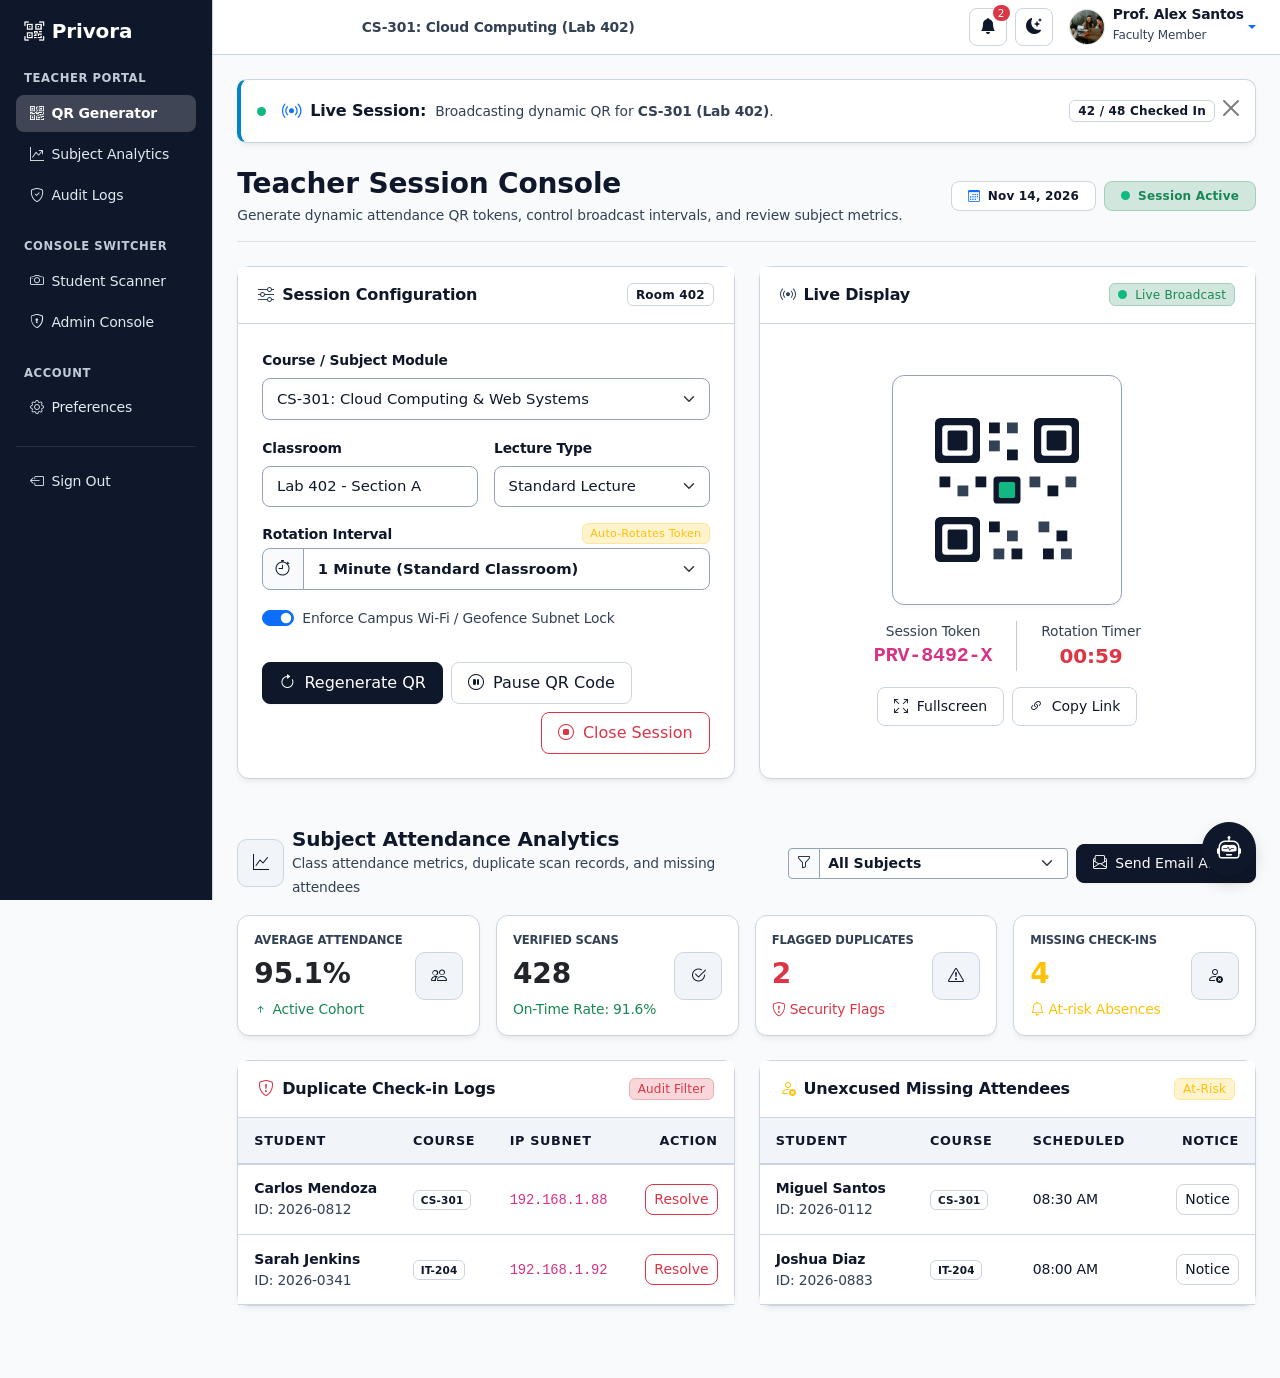
<file: pages/teacher-dashboard.html>
<!DOCTYPE html>
<html lang="en" data-bs-theme="light">
<head>
  <meta charset="UTF-8">
  <meta name="viewport" content="width=device-width, initial-scale=1">
  <title>Privora | Teacher Console</title>

  <!-- Early Theme Init Script -->
  <script>
    (function() {
      const savedTheme = localStorage.getItem('privora-theme') || 
        (window.matchMedia && window.matchMedia('(prefers-color-scheme: dark)').matches ? 'dark' : 'light');
      document.documentElement.setAttribute('data-bs-theme', savedTheme);
    })();
  </script>

  <link rel="icon" type="image/svg+xml" href="../assets/images/favicon.svg">
  <link href="../assets/css/bootstrap.min.css" rel="stylesheet">
  <link href="../assets/css/bootstrap-icons.min.css" rel="stylesheet">
  <link href="../assets/css/style.css" rel="stylesheet">
</head>
<body>
  <div class="container-fluid">
    <div class="row">

      <!-- SIDEBAR -->
      <aside class="col-lg-2 d-none d-lg-block sidebar p-3 position-sticky top-0" style="height: 100vh; overflow-y: auto;">
        <a href="../index.html" class="text-white text-decoration-none fw-bold fs-5 d-flex align-items-center gap-2 mb-4 px-2">
          <i class="bi bi-qr-code-scan"></i>
          <span>Privora</span>
        </a>

        <div class="sidebar-heading small text-uppercase px-2 mb-2 fw-semibold" style="letter-spacing: 0.05em; font-size: 0.725rem;">Teacher Portal</div>
        <ul class="nav nav-pills flex-column gap-1 mb-4">
          <li class="nav-item">
            <a href="teacher-dashboard.html" class="nav-link active"><i class="bi bi-qr-code me-2"></i>QR Generator</a>
          </li>
          <li class="nav-item">
            <a href="#analytics-section" class="nav-link"><i class="bi bi-graph-up-arrow me-2"></i>Subject Analytics</a>
          </li>
          <li class="nav-item">
            <a href="#duplicate-logs" class="nav-link"><i class="bi bi-shield-check me-2"></i>Audit Logs</a>
          </li>
        </ul>

        <div class="sidebar-heading small text-uppercase px-2 mb-2 fw-semibold" style="letter-spacing: 0.05em; font-size: 0.725rem;">Console Switcher</div>
        <ul class="nav nav-pills flex-column gap-1 mb-4">
          <li class="nav-item">
            <a href="student-dashboard.html" class="nav-link"><i class="bi bi-camera me-2"></i>Student Scanner</a>
          </li>
          <li class="nav-item">
            <a href="admin-dashboard.html" class="nav-link"><i class="bi bi-shield-lock me-2"></i>Admin Console</a>
          </li>
        </ul>

        <div class="sidebar-heading small text-uppercase px-2 mb-2 fw-semibold" style="letter-spacing: 0.05em; font-size: 0.725rem;">Account</div>
        <ul class="nav nav-pills flex-column gap-1">
          <li class="nav-item">
            <a href="#accountSettingsModal" data-bs-toggle="modal" class="nav-link"><i class="bi bi-gear me-2"></i>Preferences</a>
          </li>
          <li class="nav-item mt-3 pt-3 border-top border-secondary border-opacity-25">
            <a href="../index.html" class="nav-link text-danger text-opacity-75"><i class="bi bi-box-arrow-left me-2"></i>Sign Out</a>
          </li>
        </ul>
      </aside>

      <!-- MAIN CONTENT -->
      <main class="col-lg-10 p-0">
        <!-- Top Navbar -->
        <nav class="navbar px-3 px-md-4 sticky-top">
          <button class="btn btn-outline-secondary d-lg-none" type="button" data-bs-toggle="offcanvas" data-bs-target="#mobileMenu" aria-controls="mobileMenu" aria-label="Toggle navigation">
            <i class="bi bi-list"></i>
          </button>
          
          <div class="d-none d-sm-flex align-items-center gap-2">
            <span class="badge bg-brand">Teacher Console</span>
            <span class="text-slate small fw-semibold" id="teacherCurrentSubjectBadge">CS-301: Cloud Computing (Lab 402)</span>
          </div>

          <!-- Right Navbar Tools -->
          <div class="d-flex align-items-center gap-2 ms-auto">
            
            <!-- Notification Bell Dropdown -->
            <div class="dropdown">
              <button class="notification-btn dropdown-toggle" type="button" data-bs-toggle="dropdown" aria-expanded="false" id="notifDropdownBtn">
                <i class="bi bi-bell-fill"></i>
                <span class="badge bg-danger notification-badge" id="teacherNotifBadge">2</span>
              </button>
              <div class="dropdown-menu dropdown-menu-end notification-menu p-0">
                <div class="p-3 border-bottom d-flex justify-content-between align-items-center">
                  <h6 class="mb-0 fw-bold">Notifications</h6>
                  <button class="btn btn-link btn-sm text-decoration-none p-0 text-primary" onclick="markAllNotificationsRead('teacher')">Mark all read</button>
                </div>
                <div id="teacherNotifList">
                  <div class="notification-item unread" id="notif-t-1">
                    <div class="d-flex align-items-start gap-2">
                      <i class="bi bi-broadcast text-primary mt-1"></i>
                      <div class="flex-grow-1">
                        <div class="small fw-semibold">Active Session Broadcast</div>
                        <div class="small text-slate">Broadcasting QR token for CS-301 in Room 402.</div>
                        <div class="small text-muted" style="font-size: 0.7rem;">5 minutes ago</div>
                      </div>
                    </div>
                  </div>
                  <div class="notification-item unread" id="notif-t-2">
                    <div class="d-flex align-items-start gap-2">
                      <i class="bi bi-exclamation-circle text-warning mt-1"></i>
                      <div class="flex-grow-1">
                        <div class="small fw-semibold">Low Attendance Notice</div>
                        <div class="small text-slate">4 students have fallen below the 80% threshold.</div>
                        <div class="small text-muted" style="font-size: 0.7rem;">25 minutes ago</div>
                      </div>
                    </div>
                  </div>
                </div>
                <div class="p-2 border-top text-center">
                  <button class="btn btn-sm btn-link text-decoration-none text-slate" onclick="clearNotifications('teacher')">Clear All</button>
                </div>
              </div>
            </div>

            <!-- Light / Dark Mode Toggle Button -->
            <button class="theme-toggle-btn" id="themeToggle" type="button" aria-label="Toggle color theme">
              <i class="bi bi-moon-stars-fill"></i>
            </button>

            <!-- User Profile Dropdown -->
            <div class="dropdown">
              <a href="#" class="d-flex align-items-center text-decoration-none dropdown-toggle ms-2" data-bs-toggle="dropdown">
                <img src="../assets/images/students.jpg" class="rounded-circle me-2 border" width="36" height="36" style="object-fit:cover" alt="Profile">
                <div class="d-none d-md-block text-start">
                  <span class="d-block fw-semibold lh-1 small text-dark" id="navTeacherName">Prof. Alex Santos</span>
                  <span class="text-slate lh-1" style="font-size: 0.75rem;" id="navTeacherRole">Faculty Member</span>
                </div>
              </a>
              <ul class="dropdown-menu dropdown-menu-end shadow-sm">
                <li><a class="dropdown-item small" href="#accountSettingsModal" data-bs-toggle="modal"><i class="bi bi-person me-2"></i>Profile &amp; Settings</a></li>
                <li><a class="dropdown-item small" href="student-dashboard.html"><i class="bi bi-camera me-2"></i>Switch to Student View</a></li>
                <li><a class="dropdown-item small" href="admin-dashboard.html"><i class="bi bi-shield-lock me-2"></i>Switch to Admin View</a></li>
                <li><hr class="dropdown-divider"></li>
                <li><a class="dropdown-item small text-danger" href="../index.html"><i class="bi bi-box-arrow-left me-2"></i>Sign Out</a></li>
              </ul>
            </div>

          </div>
        </nav>

        <div class="p-3 p-md-4">

          <!-- Dismissible Session Notification Bar -->
          <div class="alert privora-alert-bar alert-dismissible fade show d-flex flex-column flex-md-row align-items-md-center justify-content-between p-3 mb-4" role="alert" id="teacherAlertBar">
            <div class="d-flex flex-wrap align-items-center gap-2 gap-sm-3">
              <span class="pulse-indicator"></span>
              <div class="d-flex align-items-center gap-2">
                <i class="bi bi-broadcast text-primary fs-5"></i>
                <div>
                  <strong class="fw-bold">Live Session:</strong>
                  <span class="text-slate small ms-1" id="teacherAlertText">Broadcasting dynamic QR for <strong>CS-301 (Lab 402)</strong>.</span>
                </div>
              </div>
            </div>
            <div class="d-flex flex-wrap align-items-center gap-2 mt-2 mt-md-0 pe-4">
              <span class="badge bg-light border px-2 py-1 fw-semibold" id="teacherAttendeesCount">42 / 48 Checked In</span>
              <button type="button" class="btn-close" data-bs-dismiss="alert" aria-label="Close" id="btnDismissTeacherBar"></button>
            </div>
          </div>

          <!-- Page Header -->
          <div class="d-flex flex-column flex-md-row justify-content-between align-items-md-center pb-3 mb-4 border-bottom">
            <div>
              <h3 class="fw-bold mb-1">Teacher Session Console</h3>
              <p class="text-slate small mb-0">Generate dynamic attendance QR tokens, control broadcast intervals, and review subject metrics.</p>
            </div>
            <div class="mt-3 mt-md-0 d-flex flex-wrap gap-2">
              <span class="badge bg-light border d-flex align-items-center px-3 py-2 rounded-3 fw-semibold">
                <i class="bi bi-calendar3 me-2 text-primary"></i> Nov 14, 2026
              </span>
              <span class="badge bg-success-subtle text-success border border-success-subtle d-flex align-items-center px-3 py-2 rounded-3 fw-semibold">
                <span class="pulse-indicator me-2"></span> Session Active
              </span>
            </div>
          </div>

          <!-- QR CODE GENERATION & SESSION CONTROLS -->
          <section id="qr-controls" class="mb-5">
            <div class="row g-4">
              
              <!-- Left: Session Configuration -->
              <div class="col-lg-6">
                <div class="card h-100">
                  <div class="card-header d-flex flex-wrap justify-content-between align-items-center gap-2">
                    <div class="d-flex align-items-center gap-2">
                      <i class="bi bi-sliders text-slate"></i>
                      <span>Session Configuration</span>
                    </div>
                    <span class="badge bg-light border" id="roomBadge">Room 402</span>
                  </div>
                  <div class="card-body p-4">
                    <form id="qrSessionForm">
                      <div class="mb-3">
                        <label for="courseSelect" class="form-label small">Course / Subject Module</label>
                        <select class="form-select" id="courseSelect" onchange="updateSessionCourse()">
                          <option value="CS301" selected>CS-301: Cloud Computing &amp; Web Systems</option>
                          <option value="IT204">IT-204: Database Management Systems</option>
                          <option value="ENG102">ENG-102: Technical Communications</option>
                          <option value="MATH104">MATH-104: Discrete Mathematics</option>
                        </select>
                      </div>

                      <div class="row g-3 mb-3">
                        <div class="col-md-6">
                          <label for="roomInput" class="form-label small">Classroom</label>
                          <input type="text" class="form-control" id="roomInput" value="Lab 402 - Section A" onchange="updateRoom()">
                        </div>
                        <div class="col-md-6">
                          <label for="sessionType" class="form-label small">Lecture Type</label>
                          <select class="form-select" id="sessionType">
                            <option selected>Standard Lecture</option>
                            <option>Laboratory Session</option>
                            <option>Exam / Assessment</option>
                          </select>
                        </div>
                      </div>

                      <div class="mb-3">
                        <div class="d-flex justify-content-between align-items-center mb-1">
                          <label for="qrExpirySelect" class="form-label small mb-0">Rotation Interval</label>
                          <span class="badge bg-warning-subtle text-warning border border-warning-subtle" style="font-size: 0.7rem;">Auto-Rotates Token</span>
                        </div>
                        <div class="input-group">
                          <span class="input-group-text"><i class="bi bi-stopwatch"></i></span>
                          <select class="form-select fw-semibold" id="qrExpirySelect" onchange="changeExpiration()">
                            <option value="30">30 Seconds (Strict Anti-Proxy)</option>
                            <option value="60" selected>1 Minute (Standard Classroom)</option>
                            <option value="120">2 Minutes</option>
                            <option value="300">5 Minutes</option>
                          </select>
                        </div>
                      </div>

                      <div class="form-check form-switch mb-4">
                        <input class="form-check-input" type="checkbox" role="switch" id="geofenceLock" checked>
                        <label class="form-check-label text-slate small" for="geofenceLock">Enforce Campus Wi-Fi / Geofence Subnet Lock</label>
                      </div>

                      <!-- Control Buttons -->
                      <div class="d-flex flex-wrap gap-2 pt-2">
                        <button type="button" class="btn btn-primary" id="btnGenerateQR" onclick="regenerateToken()">
                          <i class="bi bi-arrow-clockwise me-1"></i> Regenerate QR
                        </button>
                        <button type="button" class="btn btn-outline-secondary" id="btnPauseQR" onclick="togglePauseQR()">
                          <i class="bi bi-pause-circle me-1"></i> <span id="pauseBtnText">Pause QR Code</span>
                        </button>
                        <button type="button" class="btn btn-outline-danger ms-auto" id="btnCloseSession" data-bs-toggle="modal" data-bs-target="#closeSessionModal">
                          <i class="bi bi-stop-circle me-1"></i> Close Session
                        </button>
                      </div>
                    </form>
                  </div>
                </div>
              </div>

              <!-- Right: Live QR Code Projector Box -->
              <div class="col-lg-6">
                <div class="card h-100 text-center">
                  <div class="card-header d-flex flex-wrap justify-content-between align-items-center gap-2">
                    <div class="d-flex align-items-center gap-2">
                      <i class="bi bi-broadcast text-slate"></i>
                      <span>Live Display</span>
                    </div>
                    <span class="badge bg-success-subtle text-success border border-success-subtle" id="qrStatusBadge">
                      <span class="pulse-indicator me-1"></span> Live Broadcast
                    </span>
                  </div>
                  <div class="card-body d-flex flex-column align-items-center justify-content-center p-4">
                    
                    <div class="qr-preview-box mb-3" id="qrPreviewBox">
                      <!-- Paused State Frosted Overlay -->
                      <div class="qr-pause-overlay" id="qrPauseOverlay">
                        <i class="bi bi-pause-circle-fill fs-1 text-warning mb-2"></i>
                        <h6 class="fw-bold mb-1 text-white">QR Code Paused</h6>
                        <small class="text-white-50">Attendance scanning suspended</small>
                      </div>

                      <!-- Archived / Closed State Overlay -->
                      <div class="qr-archive-overlay" id="qrArchiveOverlay">
                        <i class="bi bi-check-circle-fill fs-1 text-success mb-2"></i>
                        <h6 class="fw-bold mb-1 text-white">Session Archived</h6>
                        <small class="text-white-50">Attendance finalized &amp; locked</small>
                        <button class="btn btn-sm btn-light mt-2" onclick="restartSession()"><i class="bi bi-plus-circle me-1"></i>New Session</button>
                      </div>

                      <!-- SVG QR Code -->
                      <svg viewBox="0 0 200 200" width="180" height="180" xmlns="http://www.w3.org/2000/svg" id="qrVectorSvg">
                        <rect width="200" height="200" fill="#ffffff" rx="12"/>
                        <rect x="20" y="20" width="50" height="50" rx="6" fill="#0f172a"/>
                        <rect x="28" y="28" width="34" height="34" rx="4" fill="#ffffff"/>
                        <rect x="34" y="34" width="22" height="22" rx="2" fill="#0f172a"/>
                        <rect x="130" y="20" width="50" height="50" rx="6" fill="#0f172a"/>
                        <rect x="138" y="28" width="34" height="34" rx="4" fill="#ffffff"/>
                        <rect x="144" y="34" width="22" height="22" rx="2" fill="#0f172a"/>
                        <rect x="20" y="130" width="50" height="50" rx="6" fill="#0f172a"/>
                        <rect x="28" y="138" width="34" height="34" rx="4" fill="#ffffff"/>
                        <rect x="34" y="144" width="22" height="22" rx="2" fill="#0f172a"/>
                        <rect x="80" y="25" width="12" height="12" fill="#0f172a"/>
                        <rect x="100" y="25" width="12" height="12" fill="#334155"/>
                        <rect x="80" y="45" width="12" height="12" fill="#334155"/>
                        <rect x="100" y="55" width="12" height="12" fill="#0f172a"/>
                        <rect x="25" y="85" width="12" height="12" fill="#0f172a"/>
                        <rect x="45" y="95" width="12" height="12" fill="#334155"/>
                        <rect x="65" y="85" width="12" height="12" fill="#0f172a"/>
                        <rect x="85" y="85" width="30" height="30" rx="4" fill="#0f172a"/>
                        <rect x="91" y="91" width="18" height="18" rx="2" fill="#10b981"/>
                        <rect x="125" y="85" width="12" height="12" fill="#334155"/>
                        <rect x="145" y="95" width="12" height="12" fill="#0f172a"/>
                        <rect x="165" y="85" width="12" height="12" fill="#334155"/>
                        <rect x="80" y="135" width="12" height="12" fill="#0f172a"/>
                        <rect x="100" y="145" width="12" height="12" fill="#334155"/>
                        <rect x="135" y="135" width="12" height="12" fill="#334155"/>
                        <rect x="155" y="145" width="12" height="12" fill="#0f172a"/>
                        <rect x="140" y="165" width="12" height="12" fill="#0f172a"/>
                        <rect x="160" y="165" width="12" height="12" fill="#334155"/>
                        <rect x="85" y="165" width="12" height="12" fill="#334155"/>
                        <rect x="105" y="165" width="12" height="12" fill="#0f172a"/>
                      </svg>
                    </div>

                    <div class="d-flex align-items-center justify-content-center gap-4 mb-3">
                      <div>
                        <span class="text-slate small d-block">Session Token</span>
                        <code class="fs-5 fw-bold" id="sessionTokenDisplay">PRV-8492-X</code>
                      </div>
                      <div class="vr"></div>
                      <div>
                        <span class="text-slate small d-block">Rotation Timer</span>
                        <span class="fs-5 fw-bold text-danger" id="countdownDisplay">00:59</span>
                      </div>
                    </div>

                    <div class="d-flex flex-wrap justify-content-center gap-2">
                      <button class="btn btn-sm btn-outline-secondary" onclick="alert('Projector mode enabled.')">
                        <i class="bi bi-arrows-fullscreen me-1"></i> Fullscreen
                      </button>
                      <button class="btn btn-sm btn-outline-secondary" onclick="copyCheckInLink()">
                        <i class="bi bi-link-45deg me-1"></i> Copy Link
                      </button>
                    </div>

                  </div>
                </div>
              </div>

            </div>
          </section>

          <!-- DYNAMIC SUBJECT ANALYTICS -->
          <section id="analytics-section" class="mb-5">
            <div class="d-flex flex-column flex-md-row align-items-md-center justify-content-between gap-3 mb-3">
              <div class="d-flex align-items-center gap-2">
                <div class="stat-icon-wrapper"><i class="bi bi-graph-up"></i></div>
                <div>
                  <h5 class="fw-bold mb-0">Subject Attendance Analytics</h5>
                  <small class="text-slate">Class attendance metrics, duplicate scan records, and missing attendees</small>
                </div>
              </div>

              <!-- Filter & Send Email Alerts Action -->
              <div class="d-flex align-items-center gap-2">
                <div class="input-group input-group-sm" style="min-width: 220px;">
                  <span class="input-group-text"><i class="bi bi-funnel"></i></span>
                  <select class="form-select form-select-sm fw-semibold" id="analyticsSubjectFilter" onchange="filterTeacherAnalytics()">
                    <option value="ALL" selected>All Subjects</option>
                    <option value="CS301">CS-301: Cloud Computing</option>
                    <option value="IT204">IT-204: Database Systems</option>
                    <option value="ENG102">ENG-102: Tech Comms</option>
                  </select>
                </div>
                
                <!-- Send Email Alerts Button -->
                <button type="button" class="btn btn-sm btn-primary text-nowrap" id="btnSendEmailAlerts" onclick="sendEmailAlerts()">
                  <i class="bi bi-envelope-paper me-1"></i> Send Email Alerts
                </button>
              </div>
            </div>

            <!-- Dynamic Stat Cards -->
            <div class="row g-3 mb-4">
              <div class="col-sm-6 col-xl-3">
                <div class="card h-100">
                  <div class="card-body d-flex justify-content-between align-items-center p-3">
                    <div>
                      <div class="text-slate small fw-semibold text-uppercase" style="font-size: 0.725rem;">Average Attendance</div>
                      <div class="fs-3 fw-bold mt-1" id="statAvgRate">95.1%</div>
                      <div class="small text-success mt-1"><i class="bi bi-arrow-up-short"></i> Active Cohort</div>
                    </div>
                    <div class="stat-icon-wrapper"><i class="bi bi-people"></i></div>
                  </div>
                </div>
              </div>
              <div class="col-sm-6 col-xl-3">
                <div class="card h-100">
                  <div class="card-body d-flex justify-content-between align-items-center p-3">
                    <div>
                      <div class="text-slate small fw-semibold text-uppercase" style="font-size: 0.725rem;">Verified Scans</div>
                      <div class="fs-3 fw-bold mt-1" id="statVerifiedScans">428</div>
                      <div class="small text-success mt-1"><i class="bi bi-clock-check"></i> On-Time Rate: 91.6%</div>
                    </div>
                    <div class="stat-icon-wrapper"><i class="bi bi-check2-circle"></i></div>
                  </div>
                </div>
              </div>
              <div class="col-sm-6 col-xl-3">
                <div class="card h-100">
                  <div class="card-body d-flex justify-content-between align-items-center p-3">
                    <div>
                      <div class="text-slate small fw-semibold text-uppercase" style="font-size: 0.725rem;">Flagged Duplicates</div>
                      <div class="fs-3 fw-bold mt-1 text-danger" id="statDuplicates">2</div>
                      <div class="small text-danger mt-1"><i class="bi bi-shield-exclamation"></i> Security Flags</div>
                    </div>
                    <div class="stat-icon-wrapper"><i class="bi bi-exclamation-triangle"></i></div>
                  </div>
                </div>
              </div>
              <div class="col-sm-6 col-xl-3">
                <div class="card h-100">
                  <div class="card-body d-flex justify-content-between align-items-center p-3">
                    <div>
                      <div class="text-slate small fw-semibold text-uppercase" style="font-size: 0.725rem;">Missing Check-ins</div>
                      <div class="fs-3 fw-bold mt-1 text-warning" id="statMissing">4</div>
                      <div class="small text-warning mt-1"><i class="bi bi-bell"></i> At-risk Absences</div>
                    </div>
                    <div class="stat-icon-wrapper"><i class="bi bi-person-x"></i></div>
                  </div>
                </div>
              </div>
            </div>

            <!-- Tables: Duplicate Logs & Missing Attendees -->
            <div class="row g-4" id="duplicate-logs">
              
              <!-- Duplicate Scan Table -->
              <div class="col-lg-6">
                <div class="card h-100">
                  <div class="card-header d-flex flex-wrap justify-content-between align-items-center gap-2">
                    <div class="d-flex align-items-center gap-2">
                      <i class="bi bi-shield-exclamation text-danger"></i>
                      <span>Duplicate Check-in Logs</span>
                    </div>
                    <span class="badge bg-danger-subtle text-danger border border-danger-subtle">Audit Filter</span>
                  </div>
                  <div class="table-responsive">
                    <table class="table table-hover align-middle mb-0" id="duplicateLogsTable">
                      <thead>
                        <tr>
                          <th>Student</th>
                          <th>Course</th>
                          <th>IP Subnet</th>
                          <th class="text-end">Action</th>
                        </tr>
                      </thead>
                      <tbody>
                        <tr data-course="CS301">
                          <td>
                            <div class="fw-semibold">Carlos Mendoza</div>
                            <small class="text-slate">ID: 2026-0812</small>
                          </td>
                          <td><span class="badge bg-light border">CS-301</span></td>
                          <td><code class="small">192.168.1.88</code></td>
                          <td class="text-end">
                            <button class="btn btn-sm btn-outline-danger py-1 px-2" onclick="resolveDuplicate(this)">Resolve</button>
                          </td>
                        </tr>
                        <tr data-course="IT204">
                          <td>
                            <div class="fw-semibold">Sarah Jenkins</div>
                            <small class="text-slate">ID: 2026-0341</small>
                          </td>
                          <td><span class="badge bg-light border">IT-204</span></td>
                          <td><code class="small">192.168.1.92</code></td>
                          <td class="text-end">
                            <button class="btn btn-sm btn-outline-danger py-1 px-2" onclick="resolveDuplicate(this)">Resolve</button>
                          </td>
                        </tr>
                      </tbody>
                    </table>
                  </div>
                </div>
              </div>

              <!-- Missing Records Table -->
              <div class="col-lg-6">
                <div class="card h-100">
                  <div class="card-header d-flex flex-wrap justify-content-between align-items-center gap-2">
                    <div class="d-flex align-items-center gap-2">
                      <i class="bi bi-person-x text-warning"></i>
                      <span>Unexcused Missing Attendees</span>
                    </div>
                    <span class="badge bg-warning-subtle text-warning border border-warning-subtle">At-Risk</span>
                  </div>
                  <div class="table-responsive">
                    <table class="table table-hover align-middle mb-0" id="missingRecordsTable">
                      <thead>
                        <tr>
                          <th>Student</th>
                          <th>Course</th>
                          <th>Scheduled</th>
                          <th class="text-end">Notice</th>
                        </tr>
                      </thead>
                      <tbody>
                        <tr data-course="CS301">
                          <td>
                            <div class="fw-semibold">Miguel Santos</div>
                            <small class="text-slate">ID: 2026-0112</small>
                          </td>
                          <td><span class="badge bg-light border">CS-301</span></td>
                          <td class="small">08:30 AM</td>
                          <td class="text-end">
                            <button class="btn btn-sm btn-outline-primary py-1 px-2" onclick="dispatchStudentNotice(this, 'Miguel Santos')">Notice</button>
                          </td>
                        </tr>
                        <tr data-course="IT204">
                          <td>
                            <div class="fw-semibold">Joshua Diaz</div>
                            <small class="text-slate">ID: 2026-0883</small>
                          </td>
                          <td><span class="badge bg-light border">IT-204</span></td>
                          <td class="small">08:00 AM</td>
                          <td class="text-end">
                            <button class="btn btn-sm btn-outline-primary py-1 px-2" onclick="dispatchStudentNotice(this, 'Joshua Diaz')">Notice</button>
                          </td>
                        </tr>
                      </tbody>
                    </table>
                  </div>
                </div>
              </div>

            </div>
          </section>

        </div>
      </main>

    </div>
  </div>

  <!-- MOBILE OFFCANVAS SIDEBAR -->
  <div class="offcanvas offcanvas-start sidebar text-white" tabindex="-1" id="mobileMenu" aria-labelledby="mobileMenuLabel" style="width: 280px; max-width: 85vw;">
    <div class="offcanvas-header border-bottom border-secondary border-opacity-25">
      <a href="../index.html" class="text-white text-decoration-none fw-bold fs-5 d-flex align-items-center gap-2 px-2" id="mobileMenuLabel">
        <i class="bi bi-qr-code-scan"></i>
        <span>Privora</span>
      </a>
      <button type="button" class="btn-close btn-close-white" data-bs-dismiss="offcanvas" aria-label="Close"></button>
    </div>
    <div class="offcanvas-body p-3">
      <div class="sidebar-heading small text-uppercase px-2 mb-2 fw-semibold" style="letter-spacing: 0.05em; font-size: 0.725rem;">Teacher Portal</div>
      <ul class="nav nav-pills flex-column gap-1 mb-4">
        <li class="nav-item">
          <a href="teacher-dashboard.html" class="nav-link active"><i class="bi bi-qr-code me-2"></i>QR Generator</a>
        </li>
        <li class="nav-item">
          <a href="#analytics-section" class="nav-link" data-bs-dismiss="offcanvas"><i class="bi bi-graph-up-arrow me-2"></i>Subject Analytics</a>
        </li>
        <li class="nav-item">
          <a href="#duplicate-logs" class="nav-link" data-bs-dismiss="offcanvas"><i class="bi bi-shield-check me-2"></i>Audit Logs</a>
        </li>
      </ul>

      <div class="sidebar-heading small text-uppercase px-2 mb-2 fw-semibold" style="letter-spacing: 0.05em; font-size: 0.725rem;">Console Switcher</div>
      <ul class="nav nav-pills flex-column gap-1 mb-4">
        <li class="nav-item">
          <a href="student-dashboard.html" class="nav-link"><i class="bi bi-camera me-2"></i>Student Scanner</a>
        </li>
        <li class="nav-item">
          <a href="admin-dashboard.html" class="nav-link"><i class="bi bi-shield-lock me-2"></i>Admin Console</a>
        </li>
      </ul>

      <div class="sidebar-heading small text-uppercase px-2 mb-2 fw-semibold" style="letter-spacing: 0.05em; font-size: 0.725rem;">Account</div>
      <ul class="nav nav-pills flex-column gap-1">
        <li class="nav-item">
          <a href="#accountSettingsModal" data-bs-toggle="modal" class="nav-link"><i class="bi bi-gear me-2"></i>Preferences</a>
        </li>
        <li class="nav-item mt-3 pt-3 border-top border-secondary border-opacity-25">
          <a href="../index.html" class="nav-link text-danger text-opacity-75"><i class="bi bi-box-arrow-left me-2"></i>Sign Out</a>
        </li>
      </ul>
    </div>
  </div>

  <!-- TOAST NOTIFICATION CONTAINER -->
  <div class="toast-container position-fixed bottom-0 end-0 p-3" style="z-index: 1100;">
    <div id="emailAlertToast" class="toast" role="alert" aria-live="assertive" aria-atomic="true">
      <div class="toast-header">
        <i class="bi bi-envelope-check-fill text-success me-2"></i>
        <strong class="me-auto">Privora Notifications</strong>
        <small class="text-muted">Just now</small>
        <button type="button" class="btn-close" data-bs-dismiss="toast" aria-label="Close"></button>
      </div>
      <div class="toast-body">
        Attendance warning email alerts successfully dispatched to <strong>4 at-risk students</strong>.
      </div>
    </div>
  </div>

  <!-- CLOSE SESSION CONFIRMATION MODAL -->
  <div class="modal fade" id="closeSessionModal" tabindex="-1" aria-labelledby="closeSessionModalLabel" aria-hidden="true">
    <div class="modal-dialog modal-dialog-centered">
      <div class="modal-content">
        <div class="modal-header">
          <h5 class="modal-title fw-bold" id="closeSessionModalLabel">
            <i class="bi bi-exclamation-triangle-fill text-warning me-2"></i>Close Active Session
          </h5>
          <button type="button" class="btn-close" data-bs-dismiss="modal" aria-label="Close"></button>
        </div>
        <div class="modal-body">
          <p class="mb-2">Are you sure you want to finalize and archive the attendance session for <strong>CS-301 (Lab 402)</strong>?</p>
          <p class="small text-slate mb-0">The active QR broadcast will freeze and no further student scans will be logged.</p>
        </div>
        <div class="modal-footer">
          <button type="button" class="btn btn-outline-secondary" data-bs-dismiss="modal">Cancel</button>
          <button type="button" class="btn btn-danger" onclick="executeCloseSession()" data-bs-dismiss="modal">
            <i class="bi bi-lock-fill me-1"></i> Confirm &amp; Archive
          </button>
        </div>
      </div>
    </div>
  </div>

  <!-- PROFILE & SETTINGS MODAL -->
  <div class="modal fade" id="accountSettingsModal" tabindex="-1" aria-hidden="true">
    <div class="modal-dialog modal-dialog-centered">
      <div class="modal-content">
        <div class="modal-header">
          <h5 class="modal-title fw-bold">Teacher Profile &amp; Settings</h5>
          <button type="button" class="btn-close" data-bs-dismiss="modal" aria-label="Close"></button>
        </div>
        <div class="modal-body">
          <form id="profileForm">
            <div class="mb-3">
              <label class="form-label small">Full Name</label>
              <input type="text" class="form-control" id="profileName" value="Prof. Alex Santos">
            </div>
            <div class="mb-3">
              <label class="form-label small">Institutional Email</label>
              <input type="email" class="form-control" id="profileEmail" value="a.santos@university.edu">
            </div>
            <div class="mb-3">
              <label class="form-label small">Assigned Department</label>
              <input type="text" class="form-control" id="profileDept" value="College of Computer Studies">
            </div>
            <div class="form-check form-switch mb-3">
              <input class="form-check-input" type="checkbox" id="prefSound" checked>
              <label class="form-check-label text-slate small" for="prefSound">Play chime on verified attendance scan</label>
            </div>
            <div class="form-check form-switch">
              <input class="form-check-input" type="checkbox" id="prefEmailAlerts" checked>
              <label class="form-check-label text-slate small" for="prefEmailAlerts">Send automated alerts on consecutive absences</label>
            </div>
          </form>
        </div>
        <div class="modal-footer">
          <button type="button" class="btn btn-outline-secondary" data-bs-dismiss="modal">Cancel</button>
          <button type="button" class="btn btn-primary" onclick="saveTeacherProfile()" data-bs-dismiss="modal">Save Changes</button>
        </div>
      </div>
    </div>
  </div>

  <!-- PRIVORA VIRTUAL ASSISTANT WIDGET (100% OFFLINE) -->
  <button class="btn btn-primary assistant-fab shadow" type="button" data-bs-toggle="offcanvas" data-bs-target="#privoraAssistantOffcanvas" aria-controls="privoraAssistantOffcanvas" aria-label="Open Privora Assistant" title="Privora Assistant">
    <i class="bi bi-robot fs-4"></i>
  </button>

  <div class="offcanvas offcanvas-end assistant-offcanvas" tabindex="-1" id="privoraAssistantOffcanvas" aria-labelledby="privoraAssistantLabel" data-assistant-role="teacher">
    <div class="offcanvas-header py-3 px-3">
      <div class="d-flex align-items-center gap-2" id="privoraAssistantLabel">
        <div class="rounded-circle bg-primary-subtle text-primary d-flex align-items-center justify-content-center border" style="width: 36px; height: 36px;">
          <i class="bi bi-robot fs-5"></i>
        </div>
        <div>
          <h6 class="mb-0 fw-bold lh-sm">Privora Assistant</h6>
          <span class="badge bg-success-subtle text-success border border-success-subtle py-0 px-2" style="font-size: 0.65rem;">
            <i class="bi bi-shield-check me-1"></i>Offline Rule Engine &bull; Teacher
          </span>
        </div>
      </div>
      <button type="button" class="btn-close" data-bs-dismiss="offcanvas" aria-label="Close"></button>
    </div>

    <div class="offcanvas-body d-flex flex-column justify-content-between p-3">
      <!-- Chat Message Log -->
      <div class="assistant-chat-container mb-2" id="assistantMessages">
        <!-- Messages rendered dynamically by privora-assistant.js -->
      </div>

      <!-- Quick Prompt Chips & Input Form Container -->
      <div class="mt-auto pt-2 border-top border-subtle">
        <div class="small text-slate fw-semibold mb-1" style="font-size: 0.72rem;">Suggested Quick Prompts:</div>
        <div class="assistant-chips-wrapper mb-2" id="assistantQuickChips">
          <!-- Chips rendered dynamically by privora-assistant.js -->
        </div>

        <form id="assistantInputForm" class="d-flex gap-2">
          <input type="text" class="form-control form-control-sm" id="assistantTextInput" placeholder="Ask about attendance, drop risk, QR..." autocomplete="off">
          <button type="submit" class="btn btn-sm btn-primary px-3 d-flex align-items-center justify-content-center" id="btnAssistantSend" aria-label="Send Message">
            <i class="bi bi-send-fill"></i>
          </button>
        </form>
        <div class="d-flex justify-content-between align-items-center mt-2 text-slate" style="font-size: 0.68rem;">
          <span><i class="bi bi-cpu me-1 text-primary"></i>On-device compute</span>
          <span>Zero network latency</span>
        </div>
      </div>
    </div>
  </div>

  <script src="../assets/js/bootstrap.bundle.min.js"></script>
  <script src="../assets/js/privora-assistant.js"></script>
  <script>
    (function() {
      // 1. Theme Switcher Logic
      const themeToggle = document.getElementById('themeToggle');
      function updateThemeIcon(theme) {
        if (!themeToggle) return;
        themeToggle.innerHTML = theme === 'dark' 
          ? '<i class="bi bi-sun-fill text-warning"></i>' 
          : '<i class="bi bi-moon-stars-fill"></i>';
      }
      updateThemeIcon(document.documentElement.getAttribute('data-bs-theme'));
      themeToggle.addEventListener('click', function() {
        const next = document.documentElement.getAttribute('data-bs-theme') === 'dark' ? 'light' : 'dark';
        document.documentElement.setAttribute('data-bs-theme', next);
        localStorage.setItem('privora-theme', next);
        updateThemeIcon(next);
      });

      // 2. State & Session Persistence
      let isPaused = localStorage.getItem('privora_session_paused') === 'true';
      let isArchived = localStorage.getItem('privora_session_archived') === 'true';
      let expirySec = parseInt(localStorage.getItem('privora_expiry_sec') || '60', 10);
      let countdown = expirySec;
      let timerInterval = null;

      const countdownDisplay = document.getElementById('countdownDisplay');
      const tokenDisplay = document.getElementById('sessionTokenDisplay');
      const qrPreviewBox = document.getElementById('qrPreviewBox');
      const pauseBtnText = document.getElementById('pauseBtnText');
      const btnPauseQR = document.getElementById('btnPauseQR');
      const qrStatusBadge = document.getElementById('qrStatusBadge');

      document.getElementById('qrExpirySelect').value = expirySec.toString();

      // Load Profile Persistence
      const savedName = localStorage.getItem('privora_user_name');
      const savedEmail = localStorage.getItem('privora_user_email');
      if (savedName) {
        document.getElementById('navTeacherName').textContent = savedName;
        document.getElementById('profileName').value = savedName;
      }
      if (savedEmail) {
        document.getElementById('profileEmail').value = savedEmail;
      }

      // Check Alert Bar dismissed state
      if (localStorage.getItem('privora_teacher_bar_dismissed') === 'true') {
        const bar = document.getElementById('teacherAlertBar');
        if (bar) bar.remove();
      } else {
        const dismissBtn = document.getElementById('btnDismissTeacherBar');
        if (dismissBtn) {
          dismissBtn.addEventListener('click', () => {
            localStorage.setItem('privora_teacher_bar_dismissed', 'true');
          });
        }
      }

      function startTimer() {
        if (timerInterval) clearInterval(timerInterval);
        timerInterval = setInterval(() => {
          if (isPaused || isArchived) return;
          countdown--;
          if (countdown <= 0) {
            countdown = expirySec;
            regenerateToken(true);
          }
          const m = String(Math.floor(countdown / 60)).padStart(2, '0');
          const s = String(countdown % 60).padStart(2, '0');
          countdownDisplay.textContent = `${m}:${s}`;
        }, 1000);
      }

      window.regenerateToken = function(isAuto) {
        if (isArchived) return;
        const rand = Math.floor(1000 + Math.random() * 9000);
        const chars = 'ABCDEFGHJKLMNPQRSTUVWXYZ';
        const letter = chars.charAt(Math.floor(Math.random() * chars.length));
        const token = `PRV-${rand}-${letter}`;
        tokenDisplay.textContent = token;
        localStorage.setItem('privora_session_token', token);
        countdown = expirySec;
      };

      window.togglePauseQR = function() {
        if (isArchived) return;
        isPaused = !isPaused;
        localStorage.setItem('privora_session_paused', isPaused.toString());
        applyPauseState();
      };

      function applyPauseState() {
        if (isPaused) {
          qrPreviewBox.classList.add('qr-paused');
          pauseBtnText.textContent = 'Resume QR Code';
          btnPauseQR.classList.remove('btn-outline-secondary');
          btnPauseQR.classList.add('btn-warning');
          qrStatusBadge.className = 'badge bg-warning-subtle text-warning border border-warning-subtle';
          qrStatusBadge.innerHTML = '<i class="bi bi-pause-fill me-1"></i> Paused';
        } else {
          qrPreviewBox.classList.remove('qr-paused');
          pauseBtnText.textContent = 'Pause QR Code';
          btnPauseQR.classList.remove('btn-warning');
          btnPauseQR.classList.add('btn-outline-secondary');
          qrStatusBadge.className = 'badge bg-success-subtle text-success border border-success-subtle';
          qrStatusBadge.innerHTML = '<span class="pulse-indicator me-1"></span> Live Broadcast';
        }
      }

      window.executeCloseSession = function() {
        isArchived = true;
        isPaused = false;
        localStorage.setItem('privora_session_archived', 'true');
        localStorage.setItem('privora_session_paused', 'false');
        qrPreviewBox.classList.remove('qr-paused');
        qrPreviewBox.classList.add('qr-archived');
        qrStatusBadge.className = 'badge bg-secondary-subtle text-dark border';
        qrStatusBadge.innerHTML = '<i class="bi bi-lock-fill me-1"></i> Archived';
        if (timerInterval) clearInterval(timerInterval);
        countdownDisplay.textContent = '--:--';
      };

      window.restartSession = function() {
        isArchived = false;
        isPaused = false;
        localStorage.removeItem('privora_session_archived');
        localStorage.removeItem('privora_session_paused');
        qrPreviewBox.classList.remove('qr-archived', 'qr-paused');
        applyPauseState();
        countdown = expirySec;
        regenerateToken(false);
        startTimer();
      };

      window.changeExpiration = function() {
        expirySec = parseInt(document.getElementById('qrExpirySelect').value, 10);
        localStorage.setItem('privora_expiry_sec', expirySec.toString());
        countdown = expirySec;
      };

      window.updateSessionCourse = function() {
        const val = document.getElementById('courseSelect').value;
        const text = document.getElementById('courseSelect').options[document.getElementById('courseSelect').selectedIndex].text;
        document.getElementById('teacherCurrentSubjectBadge').textContent = text;
      };

      window.updateRoom = function() {
        const r = document.getElementById('roomInput').value;
        document.getElementById('roomBadge').textContent = r;
      };

      window.copyCheckInLink = function() {
        const token = tokenDisplay.textContent;
        const link = window.location.origin + window.location.pathname.replace('teacher-dashboard.html', 'index.html') + '?token=' + token;
        navigator.clipboard.writeText(link).then(() => alert('Link copied: ' + link)).catch(() => alert('Link: ' + link));
      };

      // 3. Email Alert Toast Trigger
      window.sendEmailAlerts = function() {
        const toastEl = document.getElementById('emailAlertToast');
        const toast = new bootstrap.Toast(toastEl, { delay: 4000 });
        toast.show();
        const btn = document.getElementById('btnSendEmailAlerts');
        btn.innerHTML = '<i class="bi bi-check2 me-1"></i> Alerts Sent';
        btn.classList.remove('btn-primary');
        btn.classList.add('btn-success');
        setTimeout(() => {
          btn.innerHTML = '<i class="bi bi-envelope-paper me-1"></i> Send Email Alerts';
          btn.classList.remove('btn-success');
          btn.classList.add('btn-primary');
        }, 3500);
      };

      // 4. Analytics Filter
      window.filterTeacherAnalytics = function() {
        const subj = document.getElementById('analyticsSubjectFilter').value;
        const rateEl = document.getElementById('statAvgRate');
        const scansEl = document.getElementById('statVerifiedScans');
        const dupEl = document.getElementById('statDuplicates');
        const missEl = document.getElementById('statMissing');

        if (subj === 'CS301') {
          rateEl.textContent = '93.8%'; scansEl.textContent = '142'; dupEl.textContent = '1'; missEl.textContent = '2';
        } else if (subj === 'IT204') {
          rateEl.textContent = '96.9%'; scansEl.textContent = '164'; dupEl.textContent = '1'; missEl.textContent = '1';
        } else if (subj === 'ENG102') {
          rateEl.textContent = '95.0%'; scansEl.textContent = '122'; dupEl.textContent = '0'; missEl.textContent = '1';
        } else {
          rateEl.textContent = '95.1%'; scansEl.textContent = '428'; dupEl.textContent = '2'; missEl.textContent = '4';
        }

        document.querySelectorAll('#duplicateLogsTable tbody tr').forEach(tr => {
          tr.style.display = (subj === 'ALL' || tr.getAttribute('data-course') === subj) ? '' : 'none';
        });
        document.querySelectorAll('#missingRecordsTable tbody tr').forEach(tr => {
          tr.style.display = (subj === 'ALL' || tr.getAttribute('data-course') === subj) ? '' : 'none';
        });
      };

      window.resolveDuplicate = function(btn) {
        btn.className = 'btn btn-sm btn-success py-1 px-2';
        btn.innerHTML = '<i class="bi bi-check2"></i> Resolved';
        btn.disabled = true;
      };

      window.dispatchStudentNotice = function(btn, name) {
        btn.className = 'btn btn-sm btn-success py-1 px-2';
        btn.innerHTML = '<i class="bi bi-check2"></i> Sent';
        btn.disabled = true;
        alert(`Absence alert dispatched to ${name}.`);
      };

      // 5. Notifications
      window.markAllNotificationsRead = function(role) {
        document.querySelectorAll(`#${role}NotifList .notification-item`).forEach(el => el.classList.remove('unread'));
        const badge = document.getElementById(`${role}NotifBadge`);
        if (badge) badge.style.display = 'none';
        localStorage.setItem(`privora_${role}_notifs_read`, 'true');
      };

      window.clearNotifications = function(role) {
        const list = document.getElementById(`${role}NotifList`);
        if (list) list.innerHTML = '<div class="p-3 text-center small text-slate">No new notifications</div>';
        const badge = document.getElementById(`${role}NotifBadge`);
        if (badge) badge.style.display = 'none';
      };

      window.saveTeacherProfile = function() {
        const name = document.getElementById('profileName').value;
        const email = document.getElementById('profileEmail').value;
        document.getElementById('navTeacherName').textContent = name;
        localStorage.setItem('privora_user_name', name);
        localStorage.setItem('privora_user_email', email);
      };

      // Initialize initial state
      if (isArchived) {
        executeCloseSession();
      } else {
        if (isPaused) applyPauseState();
        startTimer();
      }
    })();
  </script>
</body>
</html>
</file>
<file: assets/css/style.css>
/* ==========================================================================
   Privora Enterprise Design System
   Palette: Deep Navy (#0f172a), Slate Gray (#334155), Soft Ice Blue (#f8fafc)
   Light & Dark Mode Adaptive via Bootstrap 5.3 data-bs-theme
   ========================================================================== */

:root, [data-bs-theme="light"] {
  --brand: #0f172a;
  --brand-dark: #020617;
  --brand-slate: #1e293b;
  --surface: #f8fafc;
  --surface-card: #ffffff;
  --border-subtle: #cbd5e1;
  --text-primary: #0f172a;
  --text-secondary: #334155;
  --text-slate: #334155;
  --status-pill-bg: #ffffff;
  --status-pill-border: #cbd5e1;
  --status-pill-text: #0f172a;
  --card-shadow: 0 4px 6px -1px rgba(0, 0, 0, 0.05), 0 2px 4px -2px rgba(0, 0, 0, 0.05);
  --navbar-bg: #ffffff;
  --sidebar-bg: #0f172a;
  --input-bg: #ffffff;
  --input-border: #94a3b8;
  --table-header-bg: #f1f5f9;
  --stat-icon-bg: #f1f5f9;
}

[data-bs-theme="dark"] {
  --brand: #38bdf8;
  --brand-dark: #0284c7;
  --brand-slate: #f1f5f9;
  --surface: #0b1120;
  --surface-card: #1e293b;
  --border-subtle: #334155;
  --text-primary: #f8fafc;
  --text-secondary: #cbd5e1;
  --text-slate: #cbd5e1;
  --status-pill-bg: #1e293b;
  --status-pill-border: #334155;
  --status-pill-text: #f8fafc;
  --card-shadow: 0 4px 6px -1px rgba(0, 0, 0, 0.35), 0 2px 4px -2px rgba(0, 0, 0, 0.25);
  --navbar-bg: #0f172a;
  --sidebar-bg: #030712;
  --input-bg: #0f172a;
  --input-border: #475569;
  --table-header-bg: #0f172a;
  --stat-icon-bg: #0f172a;
}

html {
  scroll-behavior: smooth;
  overflow-x: hidden;
}

body {
  font-family: system-ui, -apple-system, BlinkMacSystemFont, "Segoe UI", Roboto, "Helvetica Neue", Arial, sans-serif;
  background-color: var(--surface) !important;
  color: var(--text-primary) !important;
  letter-spacing: -0.01em;
  -webkit-font-smoothing: antialiased;
  -moz-osx-font-smoothing: grayscale;
  transition: background-color 0.2s ease, color 0.2s ease;
  overflow-x: hidden;
  max-width: 100%;
}

main {
  min-width: 0;
  max-width: 100%;
}

.table-responsive {
  max-width: 100%;
}

/* Typography & Helpers - High Contrast & Instant Readability */
.text-slate {
  color: var(--text-slate, var(--text-secondary)) !important;
  font-weight: 500;
}
[data-bs-theme="light"] .text-slate {
  color: #334155 !important;
}
[data-bs-theme="dark"] .text-slate {
  color: #cbd5e1 !important;
}
.text-muted {
  color: var(--text-secondary) !important;
  font-weight: 500;
}
.text-secondary {
  color: var(--text-secondary) !important;
  font-weight: 500;
}
.text-dark {
  color: var(--text-primary) !important;
}
[data-bs-theme="dark"] .text-dark {
  color: #f8fafc !important;
}
[data-bs-theme="light"] .text-dark {
  color: #0f172a !important;
}
.text-brand { color: var(--brand) !important; }
.border-subtle { border-color: var(--border-subtle) !important; }

/* Small text readability boost */
small, .small {
  font-size: 0.865rem;
  font-weight: 500;
  line-height: 1.45;
}

/* Crisp badges & light containers in all modes */
.bg-light,
.badge.bg-light,
.badge.bg-light.text-dark {
  background-color: var(--surface-card) !important;
  color: var(--text-primary) !important;
  border-color: var(--border-subtle) !important;
  font-weight: 600;
}
[data-bs-theme="dark"] .bg-light,
[data-bs-theme="dark"] .badge.bg-light,
[data-bs-theme="dark"] .badge.bg-light.text-dark {
  background-color: #1e293b !important;
  color: #f8fafc !important;
  border-color: #334155 !important;
  font-weight: 600;
}

/* System Status Indicator Pill / Badge */
.status-badge,
.status-pill {
  background-color: var(--status-pill-bg, var(--surface-card)) !important;
  border: 1px solid var(--status-pill-border, var(--border-subtle)) !important;
  color: var(--status-pill-text, var(--text-primary)) !important;
  box-shadow: 0 1px 3px rgba(0, 0, 0, 0.05);
  transition: all 0.2s ease-in-out;
  max-width: 100%;
}
.status-badge .text-slate,
.status-pill .text-slate,
.status-badge .status-text,
.status-pill .status-text {
  color: var(--status-pill-text, var(--text-primary)) !important;
  font-weight: 600;
}
[data-bs-theme="light"] .status-badge,
[data-bs-theme="light"] .status-pill {
  background-color: #ffffff !important;
  border-color: #cbd5e1 !important;
  color: #0f172a !important;
}
[data-bs-theme="light"] .status-badge .text-slate,
[data-bs-theme="light"] .status-pill .text-slate {
  color: #0f172a !important;
}
[data-bs-theme="dark"] .status-badge,
[data-bs-theme="dark"] .status-pill {
  background-color: #1e293b !important;
  border-color: #334155 !important;
  color: #f8fafc !important;
  box-shadow: 0 1px 4px rgba(0, 0, 0, 0.35);
}
[data-bs-theme="dark"] .status-badge .text-slate,
[data-bs-theme="dark"] .status-pill .text-slate {
  color: #f8fafc !important;
}

/* Notification Alert Bar */
.privora-alert-bar {
  background-color: var(--surface-card) !important;
  border: 1px solid var(--border-subtle) !important;
  border-left: 4px solid #0284c7 !important;
  border-radius: 10px;
  box-shadow: var(--card-shadow);
  color: var(--text-primary);
}
[data-bs-theme="dark"] .privora-alert-bar {
  border-left-color: #38bdf8 !important;
}

/* Theme Toggle Button */
.theme-toggle-btn {
  width: 38px;
  height: 38px;
  display: inline-flex;
  align-items: center;
  justify-content: center;
  border-radius: 8px;
  padding: 0;
  border: 1px solid var(--border-subtle) !important;
  color: var(--text-primary) !important;
  background-color: var(--surface-card) !important;
  transition: all 0.15s ease-in-out;
}
.theme-toggle-btn:hover {
  background-color: var(--surface) !important;
  color: var(--text-primary) !important;
}

/* Navbar */
.navbar {
  background-color: var(--navbar-bg) !important;
  border-bottom: 1px solid var(--border-subtle) !important;
  transition: background-color 0.2s ease, border-color 0.2s ease;
}
.navbar-brand {
  color: var(--text-primary) !important;
  font-weight: 700;
  letter-spacing: -0.025em;
  font-size: 1.25rem;
}
.navbar-brand i {
  color: var(--brand) !important;
}
[data-bs-theme="dark"] .navbar-brand i {
  color: #38bdf8 !important;
}
.nav-link {
  color: var(--brand-slate) !important;
  font-weight: 500;
  font-size: 0.925rem;
  padding: 0.5rem 0.85rem !important;
  transition: color 0.15s ease-in-out;
}
.nav-link:hover,
.nav-link.active {
  color: var(--text-primary) !important;
}

/* Custom Enterprise Cards */
.card {
  border: 1px solid var(--border-subtle) !important;
  border-radius: 12px !important;
  background-color: var(--surface-card) !important;
  box-shadow: var(--card-shadow) !important;
  transition: transform 0.2s ease, box-shadow 0.2s ease, background-color 0.2s ease, border-color 0.2s ease;
  max-width: 100%;
}
.card-header {
  background-color: var(--surface-card) !important;
  border-bottom: 1px solid var(--border-subtle) !important;
  padding: 1rem 1.25rem;
  font-weight: 700;
  color: var(--text-primary) !important;
}
.card-footer {
  background-color: var(--surface-card) !important;
  border-top: 1px solid var(--border-subtle) !important;
  padding: 0.75rem 1.25rem;
  color: var(--text-primary) !important;
}
.card-hover:hover {
  transform: translateY(-4px);
  box-shadow: 0 10px 15px -3px rgba(0, 0, 0, 0.08), 0 4px 6px -4px rgba(0, 0, 0, 0.04) !important;
}

/* Buttons */
.btn {
  font-weight: 500;
  border-radius: 8px;
  padding: 0.5rem 1rem;
  transition: all 0.15s ease-in-out;
}
.btn-primary,
.btn-brand {
  background-color: #0f172a !important;
  border-color: #0f172a !important;
  color: #ffffff !important;
  box-shadow: 0 1px 2px 0 rgba(0, 0, 0, 0.05);
}
[data-bs-theme="dark"] .btn-primary,
[data-bs-theme="dark"] .btn-brand {
  background-color: #0284c7 !important;
  border-color: #0284c7 !important;
  color: #ffffff !important;
}
.btn-primary:hover,
.btn-brand:hover {
  background-color: #020617 !important;
  border-color: #020617 !important;
  color: #ffffff !important;
  box-shadow: 0 4px 6px -1px rgba(15, 23, 42, 0.12);
  transform: translateY(-1px);
}
[data-bs-theme="dark"] .btn-primary:hover,
[data-bs-theme="dark"] .btn-brand:hover {
  background-color: #0369a1 !important;
  border-color: #0369a1 !important;
}
.btn-outline-primary {
  color: var(--text-primary) !important;
  border-color: var(--border-subtle) !important;
  background-color: var(--surface-card) !important;
}
.btn-outline-primary:hover {
  background-color: var(--surface) !important;
  border-color: var(--brand-slate) !important;
  color: var(--text-primary) !important;
}
.btn-outline-secondary {
  color: var(--text-primary) !important;
  border-color: var(--border-subtle) !important;
  background-color: transparent !important;
  font-weight: 500;
}
.btn-outline-secondary:hover {
  background-color: var(--surface) !important;
  border-color: var(--brand-slate) !important;
  color: var(--brand) !important;
}

/* Forms */
.form-control,
.form-select {
  border: 1px solid var(--input-border) !important;
  border-radius: 8px;
  padding: 0.55rem 0.85rem;
  font-size: 0.925rem;
  color: var(--text-primary) !important;
  background-color: var(--input-bg) !important;
  transition: border-color 0.15s ease-in-out, box-shadow 0.15s ease-in-out;
}
.form-control:focus,
.form-select:focus {
  border-color: #0284c7 !important;
  outline: 0;
  box-shadow: 0 0 0 3px rgba(2, 132, 199, 0.15) !important;
}
.form-label {
  color: var(--text-primary) !important;
  font-weight: 600;
}
.form-text {
  color: var(--text-secondary) !important;
  font-weight: 500;
  font-size: 0.85rem;
}
.input-group-text {
  background-color: var(--surface) !important;
  border: 1px solid var(--input-border) !important;
  color: var(--text-primary) !important;
  border-radius: 8px 0 0 8px;
  font-weight: 500;
}

/* Auth Nav Pills for Smooth Switching */
.auth-nav-pills {
  background-color: var(--surface);
  border-radius: 10px;
  padding: 4px;
  border: 1px solid var(--border-subtle);
}
.auth-nav-pills .nav-link {
  border-radius: 7px;
  font-size: 0.875rem;
  font-weight: 500;
  color: var(--brand-slate) !important;
  padding: 0.45rem 1rem !important;
  text-align: center;
  transition: all 0.15s ease;
}
.auth-nav-pills .nav-link.active {
  background-color: var(--surface-card) !important;
  color: var(--text-primary) !important;
  box-shadow: 0 1px 3px rgba(0, 0, 0, 0.08);
  font-weight: 600;
}

/* Settings Nav Tabs in Modals */
.settings-nav-tabs .nav-link {
  color: var(--brand-slate) !important;
  border: none;
  border-bottom: 2px solid transparent;
  padding: 0.6rem 1rem;
  font-weight: 500;
  background: transparent;
}
.settings-nav-tabs .nav-link.active {
  color: var(--text-primary) !important;
  border-bottom: 2px solid #0284c7;
  font-weight: 600;
}

/* Dashboard Sidebar */
.sidebar {
  min-height: 100vh;
  background: var(--sidebar-bg) !important;
  border-right: 1px solid var(--border-subtle);
  transition: background-color 0.2s ease, border-color 0.2s ease;
}
.sidebar .sidebar-heading,
.sidebar .text-light.text-opacity-50 {
  color: #cbd5e1 !important;
  opacity: 0.95 !important;
  font-weight: 600;
}
.sidebar .nav-link {
  color: #e2e8f0 !important;
  border-radius: 8px;
  font-weight: 500;
  font-size: 0.875rem;
  padding: 0.55rem 0.85rem;
  transition: all 0.15s ease;
}
.sidebar .nav-link:hover {
  background: rgba(255, 255, 255, 0.1);
  color: #ffffff !important;
}
.sidebar .nav-link.active {
  background: rgba(255, 255, 255, 0.2);
  color: #ffffff !important;
  font-weight: 600;
}

/* Stat Cards */
.stat-card i {
  font-size: 1.85rem;
}
.stat-icon-wrapper {
  width: 48px;
  height: 48px;
  display: inline-flex;
  align-items: center;
  justify-content: center;
  border-radius: 10px;
  background: var(--stat-icon-bg);
  color: var(--text-primary);
  border: 1px solid var(--border-subtle);
}

/* Teacher Section: QR Code Box */
.qr-preview-box {
  background: #ffffff;
  border: 1.5px solid var(--input-border);
  border-radius: 12px;
  padding: 1.5rem;
  display: inline-flex;
  flex-direction: column;
  align-items: center;
  justify-content: center;
  box-shadow: 0 2px 4px rgba(0, 0, 0, 0.04);
  position: relative;
  transition: border-color 0.2s ease, opacity 0.2s ease;
}
[data-bs-theme="dark"] .qr-preview-box {
  background: #1e293b;
  border-color: #334155;
}
.qr-preview-box svg {
  max-width: 200px;
  height: auto;
  transition: filter 0.3s ease, opacity 0.3s ease;
}

/* QR Paused and Blur Effect */
.qr-preview-box.qr-paused {
  border-color: #f59e0b !important;
}
.qr-preview-box.qr-paused svg {
  filter: blur(8px) grayscale(70%);
  opacity: 0.3;
}
.qr-pause-overlay {
  position: absolute;
  inset: 0;
  display: none;
  flex-direction: column;
  align-items: center;
  justify-content: center;
  background: rgba(15, 23, 42, 0.65);
  border-radius: 12px;
  backdrop-filter: blur(4px);
  z-index: 5;
  color: #ffffff;
}
.qr-preview-box.qr-paused .qr-pause-overlay {
  display: flex;
}

/* QR Archived State */
.qr-preview-box.qr-archived svg {
  filter: grayscale(100%);
  opacity: 0.15;
}
.qr-archive-overlay {
  position: absolute;
  inset: 0;
  display: none;
  flex-direction: column;
  align-items: center;
  justify-content: center;
  background: rgba(15, 23, 42, 0.75);
  border-radius: 12px;
  z-index: 5;
  color: #ffffff;
}
.qr-preview-box.qr-archived .qr-archive-overlay {
  display: flex;
}

.pulse-indicator {
  display: inline-block;
  width: 9px;
  height: 9px;
  background-color: #10b981;
  border-radius: 50%;
  animation: pulse-ring 1.8s cubic-bezier(0.455, 0.03, 0.515, 0.955) infinite;
}
@keyframes pulse-ring {
  0% { transform: scale(0.9); box-shadow: 0 0 0 0 rgba(16, 185, 129, 0.7); }
  70% { transform: scale(1.1); box-shadow: 0 0 0 8px rgba(16, 185, 129, 0); }
  100% { transform: scale(0.9); box-shadow: 0 0 0 0 rgba(16, 185, 129, 0); }
}

/* Student Section: Camera Scanner Viewport */
.scanner-viewport {
  position: relative;
  background: #020617;
  border-radius: 12px;
  overflow: hidden;
  min-height: 320px;
  display: flex;
  align-items: center;
  justify-content: center;
  color: #fff;
  border: 1px solid var(--border-subtle);
}
.scanner-grid {
  position: absolute;
  inset: 0;
  background-image: 
    linear-gradient(rgba(255, 255, 255, 0.03) 1px, transparent 1px),
    linear-gradient(90deg, rgba(255, 255, 255, 0.03) 1px, transparent 1px);
  background-size: 24px 24px;
}
.scanner-frame {
  position: relative;
  width: 210px;
  height: 210px;
  border: 2px solid rgba(100, 116, 139, 0.4);
  border-radius: 12px;
  box-shadow: 0 0 0 9999px rgba(2, 6, 23, 0.5);
  z-index: 2;
}
.scanner-frame::before,
.scanner-frame::after {
  content: "";
  position: absolute;
  width: 20px;
  height: 20px;
  border-color: #38bdf8;
  border-style: solid;
}
.scanner-frame::before {
  top: -2px; left: -2px;
  border-width: 3px 0 0 3px;
  border-top-left-radius: 6px;
}
.scanner-frame::after {
  bottom: -2px; right: -2px;
  border-width: 0 3px 3px 0;
  border-bottom-right-radius: 6px;
}
.scanner-laser {
  position: absolute;
  width: 100%;
  height: 2px;
  background: linear-gradient(90deg, transparent, #10b981, #34d399, transparent);
  box-shadow: 0 0 8px #10b981;
  animation: laser-sweep 2.4s ease-in-out infinite alternate;
  z-index: 3;
}
@keyframes laser-sweep {
  0% { top: 6%; }
  100% { top: 92%; }
}

/* Student Attendance Progress Bar */
.attendance-progress {
  height: 6px;
  border-radius: 3px;
  background-color: var(--border-subtle);
}

/* Tables & Missing Records */
.table {
  --bs-table-hover-bg: var(--surface);
  color: var(--text-primary) !important;
}
.table thead th {
  font-size: 0.8rem;
  text-transform: uppercase;
  letter-spacing: 0.05em;
  color: var(--text-primary) !important;
  font-weight: 700;
  border-bottom: 2px solid var(--border-subtle) !important;
  padding: 0.8rem 1rem;
  background-color: var(--table-header-bg) !important;
}
.table tbody td {
  padding: 0.85rem 1rem;
  border-bottom: 1px solid var(--border-subtle) !important;
  font-size: 0.875rem;
  color: var(--text-primary) !important;
}
.missing-record-badge {
  font-size: 0.75rem;
  letter-spacing: 0.02em;
}

/* Badges */
.badge {
  font-weight: 500;
  letter-spacing: 0.015em;
}

/* Navbar Notification Bell & Dropdown */
.notification-dropdown {
  position: relative;
}

.notification-btn {
  position: relative;
  width: 38px;
  height: 38px;
  display: inline-flex;
  align-items: center;
  justify-content: center;
  border-radius: 8px;
  border: 1px solid var(--border-subtle) !important;
  color: var(--text-primary) !important;
  background-color: var(--surface-card) !important;
  transition: background-color 0.15s ease-in-out, color 0.15s ease-in-out;
  outline: none !important;
  box-shadow: none !important;
}

.notification-btn::after {
  display: none !important;
}

.notification-btn:hover {
  background-color: var(--surface) !important;
  color: var(--brand) !important;
}
.notification-badge {
  position: absolute;
  top: -4px;
  right: -4px;
  font-size: 0.65rem;
  padding: 0.25em 0.5em;
  border-radius: 50rem;
}
.notification-menu {
  width: 340px;
  max-width: 340px;
  flex-direction: column;
  max-height: min(480px, calc(100vh - 80px));
  border: 1px solid var(--border-subtle) !important;
  background-color: var(--surface-card) !important;
  box-shadow: 0 10px 25px -5px rgba(0, 0, 0, 0.12), 0 8px 10px -6px rgba(0, 0, 0, 0.08) !important;
  border-radius: 12px;
  overflow: hidden;
  padding: 0;
  margin-top: 8px;
}
.notification-menu.show {
  display: flex;
}

.notification-header {
  padding: 0.85rem 1rem;
  background-color: var(--surface-card);
  border-bottom: 1px solid var(--border-subtle);
  display: flex;
  justify-content: space-between;
  align-items: center;
  flex-shrink: 0;
}
.notification-header h6 {
  font-size: 0.925rem;
  font-weight: 700;
  margin: 0;
  color: var(--text-primary);
}
.notification-header .btn-link {
  font-size: 0.8rem;
  font-weight: 600;
}

.notification-list,
#studentNotifList,
#teacherNotifList,
#adminNotifList {
  overflow-y: auto;
  flex: 1 1 auto;
  max-height: min(340px, calc(100vh - 165px));
  -webkit-overflow-scrolling: touch;
}

.notification-item {
  padding: 0.8rem 1rem;
  border-bottom: 1px solid var(--border-subtle);
  transition: background-color 0.15s ease;
  cursor: pointer;
  color: var(--text-primary) !important;
}
.notification-item:last-child {
  border-bottom: none;
}
.notification-item:hover {
  background-color: var(--surface);
}
.notification-item.unread {
  background-color: rgba(2, 132, 199, 0.06);
}
[data-bs-theme="dark"] .notification-item.unread {
  background-color: rgba(56, 189, 248, 0.09);
}
.notification-item .notif-title {
  font-size: 0.85rem;
  font-weight: 600;
  color: var(--text-primary);
  line-height: 1.3;
}
.notification-item .notif-desc {
  font-size: 0.8rem;
  color: var(--text-slate, var(--text-secondary));
  line-height: 1.4;
  margin-top: 2px;
  margin-bottom: 3px;
  word-break: break-word;
}
.notification-item .notif-time {
  font-size: 0.72rem;
  color: var(--text-muted, #94a3b8);
  font-weight: 500;
}
.notification-item .notif-icon {
  font-size: 1.15rem;
  line-height: 1;
  flex-shrink: 0;
  margin-top: 2px;
}

.notification-footer {
  padding: 0.65rem 1rem;
  background-color: var(--surface-card);
  border-top: 1px solid var(--border-subtle);
  text-align: center;
  flex-shrink: 0;
}
.notification-footer .btn-link {
  font-size: 0.8rem;
  font-weight: 600;
}

/* Mobile Responsive Notification Menu — keep inside viewport */
@media (max-width: 575.98px) {
  .dropdown-menu.notification-menu {
    position: fixed !important;
    top: 64px !important;
    left: 12px !important;
    right: 12px !important;
    width: auto !important;
    max-width: none !important;
    min-width: 0 !important;
    transform: none !important;
    margin: 0 !important;
  }
  .notification-list,
  #studentNotifList,
  #teacherNotifList,
  #adminNotifList {
    max-height: calc(100vh - 170px) !important;
  }
}

/* Toast Notifications */
.toast {
  background-color: var(--surface-card) !important;
  color: var(--text-primary) !important;
  border: 1px solid var(--border-subtle) !important;
  box-shadow: var(--card-shadow) !important;
  border-radius: 10px;
}
.toast-header {
  background-color: var(--surface-card) !important;
  color: var(--text-primary) !important;
  border-bottom: 1px solid var(--border-subtle) !important;
}

/* Drop Risk Alert */
.drop-risk-alert {
  background-color: #fffbeb !important;
  border: 1px solid #fde68a !important;
  border-left: 5px solid #f59e0b !important;
  color: #78350f !important;
  border-radius: 10px;
  box-shadow: var(--card-shadow);
}
[data-bs-theme="dark"] .drop-risk-alert {
  background-color: #451a03 !important;
  border-color: #78350f !important;
  border-left: 5px solid #fbbf24 !important;
  color: #fef3c7 !important;
}

footer a { text-decoration: none; }

/* ==========================================================================
   Privora Virtual Assistant Widget (100% Offline Rule Engine)
   ========================================================================== */
.assistant-fab {
  position: fixed;
  bottom: 24px;
  right: 24px;
  width: 54px;
  height: 54px;
  z-index: 1045;
  display: flex;
  align-items: center;
  justify-content: center;
  border-radius: 50% !important;
  box-shadow: 0 4px 14px rgba(15, 23, 42, 0.25);
  transition: transform 0.2s ease, box-shadow 0.2s ease;
  padding: 0;
}
.assistant-fab:hover {
  transform: scale(1.08) translateY(-2px);
  box-shadow: 0 6px 20px rgba(15, 23, 42, 0.35);
}
@media (max-width: 576px) {
  .assistant-fab {
    bottom: 16px;
    right: 16px;
    width: 48px;
    height: 48px;
  }
}
.assistant-offcanvas {
  width: 390px !important;
  max-width: 92vw !important;
  background-color: var(--surface-card) !important;
  border-left: 1px solid var(--border-subtle) !important;
  color: var(--text-primary) !important;
  overflow-x: hidden !important;
}
.assistant-offcanvas .offcanvas-header {
  border-bottom: 1px solid var(--border-subtle) !important;
  background-color: var(--surface-card) !important;
}
.assistant-offcanvas .offcanvas-body {
  overflow-x: hidden;
  max-width: 100%;
}
.assistant-offcanvas .offcanvas-footer {
  border-top: 1px solid var(--border-subtle) !important;
  background-color: var(--surface-card) !important;
}
.assistant-chat-container {
  display: flex;
  flex-direction: column;
  gap: 0.75rem;
  overflow-y: auto;
  overflow-x: hidden;
  max-width: 100%;
  max-height: calc(100vh - 240px);
  padding: 0.25rem 0.1rem;
}
.chat-msg {
  display: flex;
  flex-direction: column;
  max-width: 88%;
  min-width: 0;
  animation: fadeInMsg 0.2s ease-out;
}
@keyframes fadeInMsg {
  from { opacity: 0; transform: translateY(6px); }
  to { opacity: 1; transform: translateY(0); }
}
.chat-msg.chat-user {
  align-self: flex-end;
}
.chat-msg.chat-assistant {
  align-self: flex-start;
}
.chat-bubble {
  border-radius: 12px;
  padding: 0.65rem 0.85rem;
  font-size: 0.85rem;
  line-height: 1.45;
  word-break: break-word;
  overflow-wrap: anywhere;
  max-width: 100%;
}
.chat-user .chat-bubble {
  background-color: #0f172a;
  color: #ffffff;
  border-bottom-right-radius: 3px;
}
[data-bs-theme="dark"] .chat-user .chat-bubble {
  background-color: #0284c7;
  color: #ffffff;
}
.chat-assistant .chat-bubble {
  background-color: var(--surface);
  color: var(--text-primary);
  border: 1px solid var(--border-subtle);
  border-bottom-left-radius: 3px;
}
.chat-time {
  font-size: 0.68rem;
  margin-top: 0.2rem;
  color: var(--text-secondary);
}
.chat-user .chat-time {
  text-align: right;
}
.assistant-chips-wrapper {
  display: flex;
  flex-wrap: wrap;
  gap: 0.4rem;
  padding: 0.5rem 0;
  max-width: 100%;
  overflow-x: hidden;
}
.assistant-chip-btn {
  font-size: 0.75rem !important;
  padding: 0.25rem 0.65rem !important;
  border-radius: 50rem !important;
  border: 1px solid var(--border-subtle) !important;
  background-color: var(--surface) !important;
  color: var(--text-primary) !important;
  transition: all 0.15s ease;
  max-width: 100%;
  white-space: normal;
  text-align: left;
  line-height: 1.3;
}
.assistant-chip-btn:hover {
  background-color: var(--border-subtle) !important;
  color: var(--text-primary) !important;
  transform: translateY(-1px);
}
#assistantInputForm {
  max-width: 100%;
}
#assistantInputForm input {
  min-width: 0;
  flex: 1 1 auto;
}

/* Fix notification button shift by removing default dropdown arrow */
.notification-btn::after { display: none !important; }
</file>
